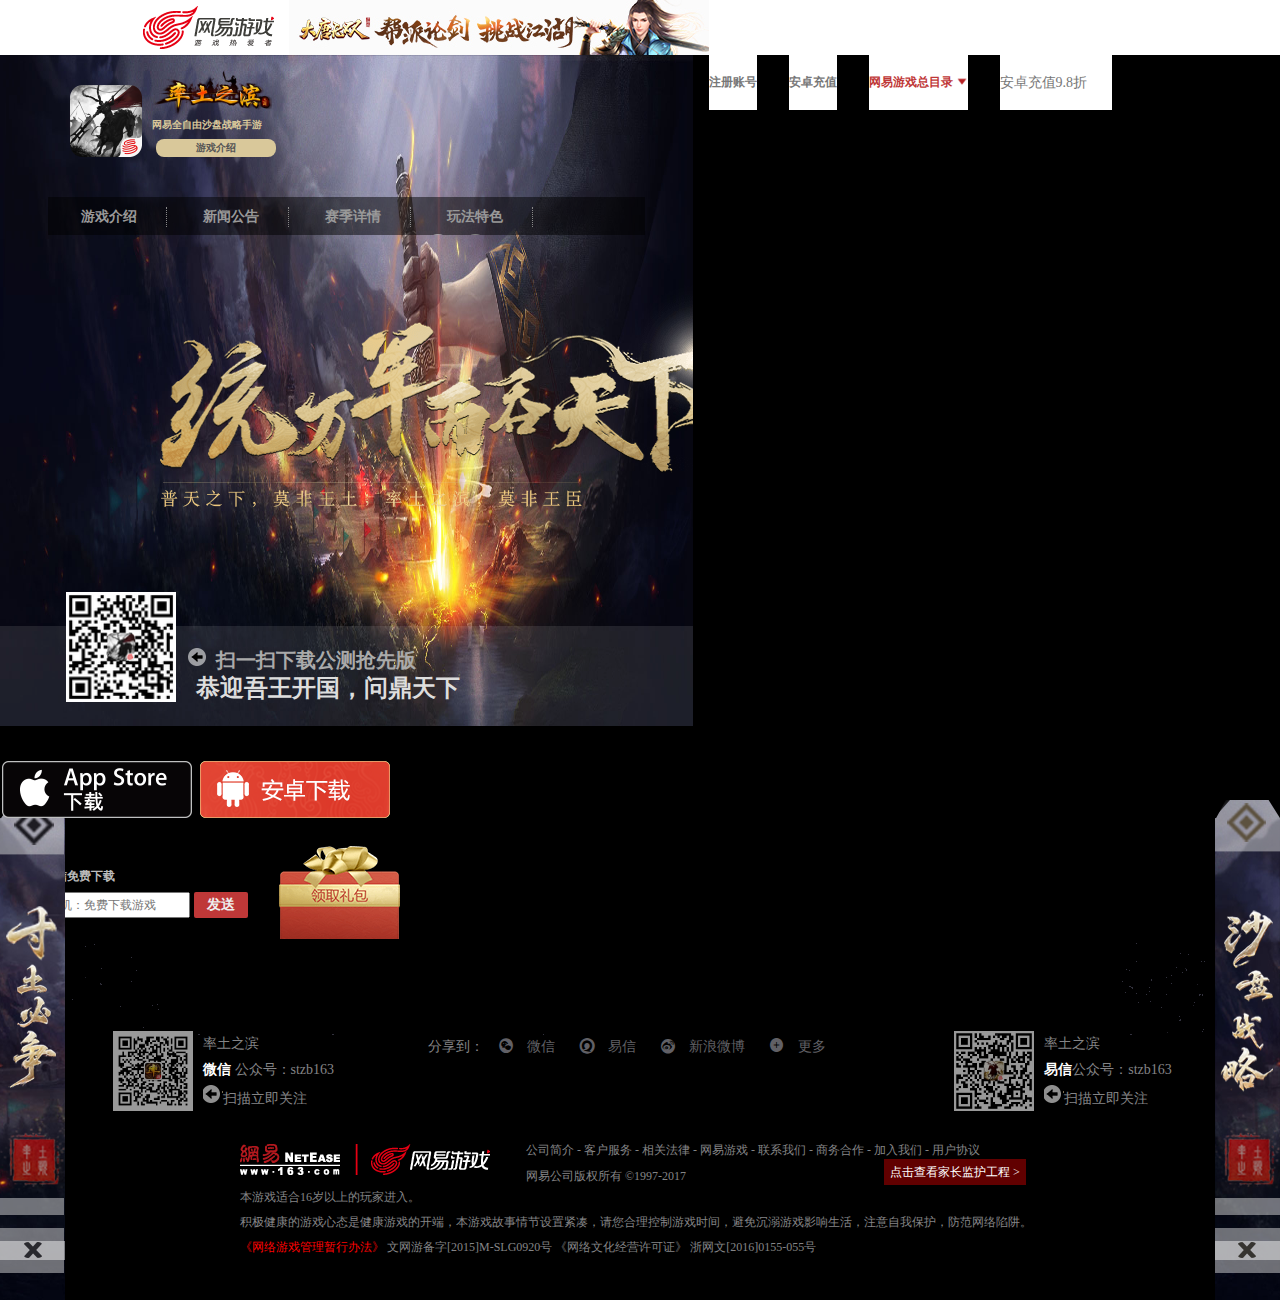
<file: index.html>
<!doctype html>
<html lang="en">
<head>
    <meta charset="UTF-8">
    <!--<meta http-equiv="refresh" content="2">-->
    <title>Answer</title>
    <link rel="stylesheet" href="./bootstrap/css/bootstrap.min.css"/>
    <link rel="stylesheet" href="css/xiongBase.css">
    <link rel="stylesheet" href="css/gou.css">
    <link rel="stylesheet" href="css/chen.css">
    <link rel="stylesheet" href="./css/font-css/iconfont.css"/>

    <link rel="stylesheet" href="css/text.css">
    <link rel="stylesheet" href="css/dong.css">
    <link rel="stylesheet" href="css/iconfont.css">
    <script type="text/javascript" src="./bootstrap/js/jquery.min.js"></script>
    <script type="text/javascript" src="./bootstrap/js/bootstrap.js"></script>
    <script src="./bootstrap/js/top.js"></script>
    <script src="js/123.js"></script>
</head>
<!--模块隐藏样式-->
<style>
    .g-main, .stfy, .world, .recourse, .spec {
        display: none;
    }
</style>
<body>
<!--顶部边栏-->
<div class="top">
    <div class="top-main">
        <a href="javascript:;"><img src="img/logo.png" id="logo"></a>
        <img src="img/topsamll.jpg">

        <div class="top-ul">
            <ul>
                <a href="javascript:;">
                    <li>注册账号</li>
                </a>
                <a href="javascript:;">
                    <li>安卓充值</li>
                </a>
                <a href="javascript:;">
                    <li style="color:#bf3838">网易游戏总目录
                        <img src="img/span.png" id="topmenu">
                    </li>
                </a>
                <a href="javascript:;">
                    <li class="last">
                        <p>安卓充值9.8折</p>

                        <p>领取网易严选宝箱</p>

                        <p>安卓充值9.8折</p>
                    </li>
                </a>
            </ul>
        </div>
        <div class="top-bottom"></div>
        <div class="logobig"></div>
    </div>
</div>
<script>
    var topturn = setInterval(function () {
        var topscroll = $(".top-ul li.last").scrollTop();
        topscroll = (topscroll == 110) ? 0 : topscroll;
        $(".top-ul li.last").scrollTop(topscroll);
        $(".top-ul li.last").animate({scrollTop: topscroll + 55}, 500);
    }, 4000)

    //鼠标移入top出现卷轴
    $(".top-main>img").mouseenter(function () {
        $(".juan").fadeIn(400);
        $(".juanmain").stop().animate({width: "1208px"}, 1000);
        $(".juan img").eq(con).fadeIn(500);
        $(".juan .arrow").stop().fadeIn(1000);
    });

    //点击卷抽消失效果
    $("body").click(function () {
        $(".juanmain img").stop().fadeOut(500);
        $(".juan .arrow").stop().fadeOut(1000);
        $(".juanmain").stop().animate({width: "42px"}, 1000, function () {
            $(".juan").fadeOut(400);
        });
    })

</script>
<!--页面头部-->
<div class="head">
    <img src="img/images/hd_bg_0bab30f.jpg" class="headimg">
    <img src="img/images/hd_txt_2_1a19e83.png" class="headlogo">
    <span class="head-ex"></span>
    <!--<object data="Recourse/stzb_bg.swf" type="application/x-shockwave-flash" width="100%" height="671"></object>-->
    <div class="head-top clearfix">
        <div class="headtop-left">
            <div class="first">
                <img src="img/images/1538fe3b17a74c84bcf308530199a4ef.gif">
            </div>
            <div class="second">
                <img src="img/images/booklogo_9dd4569.png" width="120">

                <p>网易全自由沙盘战略手游</p>
                <input type="button" value="游戏介绍" class="head-game"/>
                <!--苟文秀添加-->
                <div class="introduce">
                    <p style="font-size:13px">
                        《率土之滨》是一款全自由实时沙盘战略手游。这个世界由225万格不同产出的土地构成，
                        骑兵行军一周需要4天4夜。这个世界中，每一寸土地都可争夺，玩家们置身其间，发展内政，
                        招募将领，结交盟友，从零开始打造势力范围。领土资源有限，争夺无处不在。利益决定战略，
                        玩家们场上激烈对抗，场外合纵连横。是乱世永恒，还是天下一统？这是一场人与人创造的乱世风
                        云史！
                    </p>
                    <span class="introduce-jiao"></span>
                </div>
                <!--苟文秀添加-->
            </div>
            <div class="headtop-nav">
                <ul class="headtop-nav-ul">
                    <a href="jump1/introduce.html">
                        <li>
                            <span class=" head-icon "></span>
                            游戏介绍
                        </li>
                    </a>
                    <a href="javascript:;">
                        <li>
                            <span class="head-icon"></span>
                            新闻公告
                        </li>
                    </a>
                    <a href="jump2/stzb.163.com/index1.html" target=_blank>
                        <li>
                            <span class="head-icon"></span>
                            赛季详情
                        </li>
                    </a>
                    <a href="javascript:;">
                        <li>
                            <span class="head-icon"></span>
                            玩法特色
                        </li>
                    </a>
                    <a href="javascript:;">
                        <li>
                            <span class="head-icon"></span>
                            游戏资料
                        </li>
                    </a>
                    <a href="javascript:;">
                        <li>
                            <span class="head-icon"></span>
                            官方论坛
                        </li>
                    </a>
                    <a href="javascript:;">
                        <li class="guanzhu" style="border-right:0px none;width: 210px;">
                            <span style="float:left" class="guanzhu-span">关注公众号赢大奖</span>
                            <span class="first"></span>
                            <span class="second"></span>
                        </li>
                    </a>
                </ul>
            </div>
            <span class="g-weixin reveal">
                <img src="img/wx.png" alt=""/>
            </span>
            <span class="g-yixin reveal">
                <img src="img/yx.png" alt=""/>
            </span>
        </div>
    </div>
    <div class="head-bottom">
        <div class="headbottom-left">
            <a href="javascript:;"><img src="img/图像%204.png"></a>
            <span></span>

            <p>扫一扫下载公测抢先版</p>
            <h4>恭迎吾王开国，问鼎天下</h4>
        </div>
        <div class="headbottom-middle">
            <a href="javascript:;"><span class="iphonedown"></span></a>
            <a href="javascript:;"><span class="anroiddown"></span></a>
        </div>
        <div class="headbottom-right">
            <div class="search">
                <span></span>
                <em>短信免费下载</em><br/>
                <input type="text" class="sea" placeholder="输入手机：免费下载游戏">
                <input type="button" class="btn" value="发送">
            </div>
            <span class="gift"></span>
        </div>
    </div>
    <!--中间转盘-->
    <div class="turn"></div>
    <div class="sanjiao"></div>
    <!--卷轴-->
    <div class="juan">
        <div class="juanmain">
            <img src="img/nav1.png" class="juanimg01">
            <img src="img/nav4.png" class="juanimg02">
            <img src="img/nav3.png" class="juanimg03">
        </div>
        <div class="juanright"></div>
        <div class="arrow">
            <span class="leftarrow">
                <a href="javascript:;"><img src="img/leftarrow.png"></a>
            </span>
            <span class="rightarrow">
                <a href="javascript:;"><img src="img/rightarrow.png"></a>
            </span>
        </div>
    </div>
</div>
<script>
    //iphone图标悬停效果
    $(".headbottom-middle a:first").mouseenter(function () {
        $(this).find("span").css({backgroundPosition: "-1227px -424px"});
    }).mouseleave(function () {
        $(this).find("span").css({backgroundPosition: "-1454px -344px"});
    });

    //anroid图标悬停效果
    $(".headbottom-middle a:last").mouseenter(function () {
        $(this).find("span").css({backgroundPosition: "-1035px -424px"});
    }).mouseleave(function () {
        $(this).find("span").css({backgroundPosition: "-843px -424px"});
    });

    //gift图标悬停效果
    $(".headbottom-right .gift").mouseenter(function () {
        $(this).animate({top: "-8px", height: "102px"}, 500);
    }).mouseleave(function () {
        $(this).animate({top: "0px", height: "94px"}, 500);
    })


    //卷轴轮播效果
    var con = 0;
    $(".leftarrow").click(function (e) {
        con--;
        con = con < 0 ? 2 : con;
        console.log(con);
        $(".juanmain img").eq(con).fadeIn(500).siblings().fadeOut(500);
        e.stopPropagation();
    })

    $(".rightarrow").click(function (e) {
        con++;
        con = con > 2 ? 0 : con;
        console.log(con);
        $(".juanmain img").eq(con).fadeIn(500).siblings().fadeOut(500);
        e.stopPropagation();
    })

    //中心转盘效果
    var intime = 0;
    var Ti = setInterval(function () {
        intime = (intime + 5) % 360;
        $(".turn").css({transform: "rotate(" + intime + "deg)"});
    }, 40)
    $(".turn").mouseenter(function () {
        clearInterval(Ti);
    }).mouseleave(function () {
        Ti = setInterval(function () {
            intime = (intime + 5) % 360;
            $(".turn").css({transform: "rotate(" + intime + "deg)"});
        }, 40)
    })
</script>
<!--主题部分-->
<div class="bg">
    <!--主题内容-->
    <!--苟文秀制造-->
    <div class="g-main">
        <div class="g-main-left fl ">
            <ul class="fl g-pic">
                <li><a href="javascript:;"><img src="img/main-1.jpg" alt=""/></a></li>
                <li><a href="javascript:;"><img src="img/main-2.jpg" alt=""/></a></li>
                <li><a href="javascript:;"><img src="img/main-3.jpg" alt=""/></a></li>
                <li><a href="javascript:;"><img src="img/main-4.jpg" alt=""/></a></li>
            </ul>
            <ul class="g-littleNav fl">
                <li style="color:#D8BD7B">◆</li>
                <li>◆</li>
                <li>◆</li>
                <li>◆</li>
            </ul>
        </div>
        <div class="g-main-center fl">
            <ul class="g-main-nav">
                <li><a href="javascript:;" class="colorwhite">最新</a></li>
                <li><a href="javascript:;">新闻</a></li>
                <li><a href="javascript:;">公告</a></li>
                <li><a href="javascript:;">攻略</a></li>
                <li><a href="javascript:;">战报</a></li>
            </ul>
            <a href="javascript:;" class="g-last">+</a>

            <div class="g-main-data">
                <div class="g-main-inner">
                    <ul>
                        <li><a href="javascrip:;"><span>【新闻】</span>本军战至最后一人 《率土之滨》玩家故事站明日上线 <span
                                class="g-item">06-15</span></a></li>
                        <li><a href="javascrip:;"><span>【公告】</span>《率土之滨》6月14日例行更新预告 <span
                                class="g-item">06-13</span></a></li>
                        <li><a href="javascrip:;"><span>【公告】</span>《率土之滨》6月27日S2100新赛季服务器开启预告 <span
                                class="g-item">06-13</span></a></li>
                        <li><a href="javascrip:;"><span>【公告】</span>《率土之滨》6月7日例行更新预告 <span
                                class="g-item">06-06</span></a></li>
                        <li><a href="javascrip:;"><span>【三石精选】</span>将复杂的人生用一张纸打包 <span class="g-item">05-17</span></a>
                        </li>
                    </ul>
                    <ul>
                        <li><a href="javascrip:;"><span>【新闻】</span>本军战至最后一人 《率土之滨》玩家故事站明日上线 <span
                                class="g-item">06-15</span></a></li>
                        <li><a href="javascrip:;"><span>【新闻】</span>宁输天下不负君，《率土之滨》战争不止是“赢” <span
                                class="g-item">06-04</span></a></li>
                        <li><a href="javascrip:;"><span>【新闻】</span>我的战争,不止是赢 《率土之滨》玩家站上线 <span
                                class="g-item">06-01</span></a></li>
                        <li><a href="javascrip:;"><span>【新闻】</span>旌旗在望,鼓角相闻 《率土之滨》兄弟并肩行 <span
                                class="g-item">05-31</span></a></li>
                        <li><a href="javascrip:;"><span>【新闻】</span>固城邦图天下 《率土之滨》沙盘战略2.0开启SLG新纪元 <span class="g-item">05-25</span></a>
                        </li>
                    </ul>
                    <ul>
                        <li><a href="javascrip:;"><span>【公告】</span>《率土之滨》6月14日例行更新预告 <span
                                class="g-item">06-13</span></a></li>
                        <li><a href="javascrip:;"><span>【公告】</span>《率土之滨》6月27日S2100新赛季服务器开启预告 <span
                                class="g-item">06-13</span></a></li>
                        <li><a href="javascrip:;"><span>【公告】</span>《率土之滨》6月7日例行更新预告 <span
                                class="g-item">06-06</span></a></li>
                        <li><a href="javascrip:;"><span>【公告】</span>《率土之滨》6月20日S298新赛季服务器开启预告 <span
                                class="g-item">06-06</span></a></li>
                        <li><a href="javascrip:;"><span>【公告】</span>《率土之滨》5月31日例行更新预告 <span
                                class="g-item">05-27</span></a></li>
                    </ul>
                    <ul>
                        <li><a href="javascrip:;"><span>【战法】</span>明辨战法描述，率土术语全解析！ <span class="g-item">06-12</span></a>
                        </li>
                        <li><a href="javascrip:;"><span>【武将】</span>强力战法、稳定先手，S1五星汉骑评测 <span class="g-item">06-09</span></a>
                        </li>
                        <li><a href="javascrip:;"><span>【战法】</span>【楚歌四起】全解析，教你提高输出率！ <span class="g-item">06-08</span></a>
                        </li>
                        <li><a href="javascrip:;"><span>【战法】</span>增防减伤保输出，新版【鱼鳞】用法解读 <span class="g-item">06-07</span></a>
                        </li>
                        <li><a href="javascrip:;"><span>【战法】</span>巧用战法与搭配，群吕如何扬长避短？ <span
                                class="g-item">06-05</span></a></li>
                    </ul>
                    <ul>
                        <li><a href="javascrip:;"><span>【战报】</span> 【野心】《在这个年纪，比起梦想我更愿意取悦野心》故事 <span class="g-item">06-14</span></a>
                        </li>
                        <li><a href="javascrip:;"><span>【战报】</span> 【血性】身后即是故土,吾辈无路可退,本军战至最后一兵一卒!” <span class="g-item">06-14</span></a>
                        </li>
                        <li><a href="javascrip:;"><span>【战报】</span> 【同盟】607支军队驻守一格，生死相契，金石不渝 <span
                                class="g-item">06-14</span></a></li>
                        <li><a href="javascrip:;"><span>【战报】</span> 【死战】最难过的不是死战，而是没有战死 <span
                                class="g-item">06-14</span></a></li>
                        <li><a href="javascrip:;"><span>【战报】</span> 【共死】《2000格，3个中转，一日一夜，我来救你》 <span class="g-item">06-14</span></a>
                        </li>
                    </ul>
                </div>
            </div>
        </div>
        <div class="g-main-right fl">
            <a href="javascript:;" class="g-main-top">
                <i></i>
                大数据
            </a>
            <a href="javascript:;" class="g-main-bottom">
                <i></i>
                最新活动
            </a>
        </div>
    </div>
    <script>
        $(function () {
            //轮播图
            $(".g-littleNav li").click(function () {
                $(".g-main-left .g-pic").stop().animate({left: -580 * $(this).index()}, 200);
                $(this).css("color", "#D8BD7B").siblings().css("color", "#fff");
            })

            $(".g-pic li").click(function () {
                var piccon = ($(this).index() + 1) > 3 ? 0 : ($(this).index() + 1);
                $(".g-main-left .g-pic").stop().animate({left: -580 * piccon}, 200);
                $(".g-littleNav li").eq(piccon).css("color", "#D8BD7B").siblings().css("color", "#fff");
            })

            //中间部分
            $(".g-main-nav li").on("click", function () {
                //字体变色
                $(this).find("a").css({color: "#fff", borderBottom: "1px solid #ffffff"})
                $(this).siblings().find("a").css({
                    color: "#98989a",
                    borderBottom: 0
                });

                //上下联动
                $(".g-main-inner").stop().animate({left: -$(this).index() * 370}, 200)

            });


            //右边部分
            $(function () {
                $(".g-main-right a").on("mouseenter", function () {
                    $(this).stop().animate({top: -20}, 500);
                    $(this).children("i").stop().animate({top: -60, opacity: 0}, 300)
                });
                $(".g-main-right a").on("mouseout", function () {
                    $(this).stop().animate({top: 0}, 500);
                    $(this).children("i").stop().animate({top: 24, opacity: 1}, 300)
                });

                $(".g-main-right i").on("mouseenter", function () {
                    $(this).parent().stop().animate({top: -20}, 500);
                    $(this).stop().animate({top: -60, opacity: 0}, 300)
                });
                $(".g-main-right i").on("mouseout", function () {
                    $(this).parent().stop().animate({top: 0}, 500);
                    $(this).stop().animate({top: 24, opacity: 1}, 300)
                });
            })
        })
    </script>
    <!--率土风云模块-->
    <div class="stfy">
        <div class="bx">
            <!--风云模块-->
            <div class="fy fengyun">
                <h3 class="fytitle">
                    <span class="st">率土风云</span>
                </h3>

                <div class="tu">
                    <img src="images/0152a826-7c8d-4b41-b884-f1fe509dfe7e.jpg" width=251 height=141 alt="">
                    <img src="images/6933d6a5-024c-43f4-a3ef-d8de927cad59.jpg" width=251 height=141
                         style="position:relative;left:15px">
                </div>
                <ul class="list">
                    <li>
                        <a href="javascript:;">
                            《率土风云》第八十三期：天下三分，龙争虎斗，山雨欲来战满州
                            <span class="date">06-14</span>
                        </a>
                    </li>
                    <li>
                        <a href="javascript:;">
                            《率土风云》第八十二期：攻幽进并势如破竹，入驻凉州天下归心！
                            <span class="date">06-07</span>
                        </a>
                    </li>
                    <li>
                        <a href="javascript:;">
                            《率土风云》第八十一期：400区血雨腥风，群雄并起谁主沉浮？
                            <span class="date">06-01</span>
                        </a>
                    </li>
                    <li>
                        <a href="javascript:;">
                            《率土风云》第八十期：东西势力角逐司隶，幽州战场风云再起！
                            <span class="date">05-24</span>
                        </a>
                    </li>

                </ul>
                <a href="javascript:;" class="abtn">+</a>
            </div>
            <!--战报模块-->
            <div class="fy zhanbao">
                <h3 class="fytitle">
                    <span class="st">天下战报</span>
                </h3>

                <div class="tu">
                    <div class="tu3">
                        <img src="images/69e1c31c-0474-441a-b076-d7add3438f82.jpg" width=200 height=141 alt="">
                        <a href="javascript:;" class="tu4"></a>
                    </div>
                </div>
                <ul class="list">
                    <li>
                        <a href="javascript:;">
                            【野心】《在这个年纪，比起梦想我更愿意取悦野心》故事
                            <span class="date">06-14</span>
                        </a>
                    </li>
                    <li>
                        <a href="javascript:;">
                            【血性】身后即是故土,吾辈无路可退,本军战至最后一兵一卒!”
                            <span class="date">06-14</span>
                        </a>
                    </li>
                    <li>
                        <a href="javascript:;">
                            【同盟】607支军队驻守一格，生死相契，金石不渝
                            <span class="date">06-14</span>
                        </a>
                    </li>
                    <li>
                        <a href="javascript:;">
                            【死战】最难过的不是死战，而是没有战死
                            <span class="date">06-14</span>
                        </a>
                    </li>

                </ul>
                <a href="javascript:;" class="abtn">+</a>
            </div>
            <!--新手指引模块-->
            <div class="newplayer">
                <div class="zong">
                    <div class="guide guide2">
                        ◆ 新手指引 ◆
                        <span>轻松5步 快速上手游戏</span>
                    </div>
                </div>

                <a href="javascript:;">
                    <i>1</i>
                    新手必知
                </a>
                <a href="javascript:;">
                    <i>2</i>
                    战法初解
                </a>
                <a href="javascript:;">
                    <i>3</i>
                    玩家势力
                </a>
                <a href="javascript:;">
                    <i>4</i>
                    地图玩法
                </a>
                <a href="javascript:;">
                    <i>5</i>
                    武将介绍
                </a>
            </div>
        </div>
    </div>
    <script>
        $(function () {
            $(".newplayer a").on("mouseenter", function () {
                $(this).find("i").addClass("imgrotateY")
            });
            $(".newplayer a").on("mouseleave", function () {
                $(this).find("i").removeClass("imgrotateY")
            })

            $(".zong").on("mouseleave", function () {
                // $(".zong .guide1").stop().animate({"opacity": 0}, 1000, function () {
                //     $(".zong .guide2").stop().animate({"opacity": 1},1000);
                // });
                $(".zong .guide1").stop().fadeOut(1000);
                $(".zong .guide2").stop().fadeIn(1000);
            });
        });
    </script>
    <!--征战天下 开始-->
    <div class="world w0">
        <h3>征战天下</h3>
        <span class="little-span"></span>
        <div class="world-line"></div>

        <div class="world-content" id="world-content">
            <div class="ulAll">
                <ul class="world-ul01">
                    <li>
                        <a href="javascript:;">
                            <img src="images/004.jpg" alt="">
                            <h4>妇愁者同盟吹响征服号角</h4>
                            <p>全新征服赛季即将在X001、X002大区率先开启，来自23区永恒同盟的玩家早已对新赛季望眼欲穿，更是以“妇愁者”自诩，以期在全新的征服赛季中一展宏图。</p>
                        </a>
                    </li>
                    <li>
                        <a href="javascript:;">
                            <img src="images/005.jpg" alt="">
                            <h4>洛阳究竟惹了谁</h4>
                            <p>前有玩家扬言洛阳算什么，要建九九八十一城碾压洛阳；后有玩家宣称三个好基友合力建了一个比洛阳更为宏大的建筑。洛阳究竟惹了谁？种田党竟使出洪荒之力。</p>
                        </a>
                    </li>
                    <li>
                        <a href="javascript:;">
                            <img src="images/006.jpg" alt="">
                            <h4>S305战盟战备视频热血来袭</h4>
                            <p>为了纪念日夜陪伴在身边的兄弟以及帮忙周转的盟友，感谢盟友的帮助，感谢兄弟们的坚持。在这里我们找到了很多朋友，战无止境，战，同战！</p>
                        </a>
                    </li>
                    <li class="world-04">
                        <a href="javascript:;">
                            <img src="images/007.jpg" alt="">
                            <h5>征集令</h5>
                            <p>率土周年庆，玩家故事征集</p>
                            <div class="callname"></div>
                        </a>
                    </li>
                </ul>
                <ul class="world-ul01">
                    <li>
                        <a href="javascript:;">
                            <img src="images/001.jpg" alt="">
                            <h4>妇愁者同盟吹响征服号角</h4>
                            <p>全新征服赛季即将在X001、X002大区率先开启，来自23区永恒同盟的玩家早已对新赛季望眼欲穿，更是以“妇愁者”自诩，以期在全新的征服赛季中一展宏图。</p>
                        </a>
                    </li>
                    <li>
                        <a href="javascript:;">
                            <img src="images/002.jpg" alt="">
                            <h4>洛阳究竟惹了谁</h4>
                            <p>前有玩家扬言洛阳算什么，要建九九八十一城碾压洛阳；后有玩家宣称三个好基友合力建了一个比洛阳更为宏大的建筑。洛阳究竟惹了谁？种田党竟使出洪荒之力。</p>
                        </a>
                    </li>
                    <li>
                        <a href="javascript:;">
                            <img src="images/003.jpg" alt="">
                            <h4>S305战盟战备视频热血来袭</h4>
                            <p>为了纪念日夜陪伴在身边的兄弟以及帮忙周转的盟友，感谢盟友的帮助，感谢兄弟们的坚持。在这里我们找到了很多朋友，战无止境，战，同战！</p>
                        </a>
                    </li>
                    <li class="world-04">
                        <a href="javascript:;">
                            <img src="images/007.jpg" alt="">
                            <h5>征集令</h5>
                            <p>率土周年庆，玩家故事征集</p>
                            <div class="callname"></div>
                        </a>
                    </li>
                </ul>
                <ul class="world-ul01">
                    <li>
                        <a href="javascript:;">
                            <img src="images/008.jpg" alt="">
                            <h4>妇愁者同盟吹响征服号角</h4>
                            <p>全新征服赛季即将在X001、X002大区率先开启，来自23区永恒同盟的玩家早已对新赛季望眼欲穿，更是以“妇愁者”自诩，以期在全新的征服赛季中一展宏图。</p>
                        </a>
                    </li>
                    <li>
                        <a href="javascript:;">
                            <img src="images/009.jpg" alt="">
                            <h4>洛阳究竟惹了谁</h4>
                            <p>前有玩家扬言洛阳算什么，要建九九八十一城碾压洛阳；后有玩家宣称三个好基友合力建了一个比洛阳更为宏大的建筑。洛阳究竟惹了谁？种田党竟使出洪荒之力。</p>
                        </a>
                    </li>
                    <li>
                        <a href="javascript:;">
                            <img src="images/001.jpg" alt="">
                            <h4>S305战盟战备视频热血来袭</h4>
                            <p>为了纪念日夜陪伴在身边的兄弟以及帮忙周转的盟友，感谢盟友的帮助，感谢兄弟们的坚持。在这里我们找到了很多朋友，战无止境，战，同战！</p>
                        </a>
                    </li>
                    <li class="world-04">
                        <a href="javascript:;">
                            <img src="images/007.jpg" alt="">
                            <h5>征集令</h5>
                            <p>率土周年庆，玩家故事征集</p>
                            <div class="callname"></div>
                        </a>
                    </li>
                </ul>
                <ul class="world-ul01">
                    <li>
                        <a href="javascript:;">
                            <img src="images/004.jpg" alt="">
                            <h4>妇愁者同盟吹响征服号角</h4>
                            <p>全新征服赛季即将在X001、X002大区率先开启，来自23区永恒同盟的玩家早已对新赛季望眼欲穿，更是以“妇愁者”自诩，以期在全新的征服赛季中一展宏图。</p>
                        </a>
                    </li>
                    <li>
                        <a href="javascript:;">
                            <img src="images/005.jpg" alt="">
                            <h4>洛阳究竟惹了谁</h4>
                            <p>前有玩家扬言洛阳算什么，要建九九八十一城碾压洛阳；后有玩家宣称三个好基友合力建了一个比洛阳更为宏大的建筑。洛阳究竟惹了谁？种田党竟使出洪荒之力。</p>
                        </a>
                    </li>
                    <li>
                        <a href="javascript:;">
                            <img src="images/006.jpg" alt="">
                            <h4>S305战盟战备视频热血来袭</h4>
                            <p>为了纪念日夜陪伴在身边的兄弟以及帮忙周转的盟友，感谢盟友的帮助，感谢兄弟们的坚持。在这里我们找到了很多朋友，战无止境，战，同战！</p>
                        </a>
                    </li>
                    <li class="world-04">
                        <a href="javascript:;">
                            <img src="images/007.jpg" alt="">
                            <h5>征集令</h5>
                            <p>率土周年庆，玩家故事征集</p>
                            <div class="callname"></div>
                        </a>
                    </li>
                </ul>
            </div>

            <!--放一个假按钮-->
            <span class="worldSpan" id="worldSpan"></span>
        </div>

        <ul class="world-ul02">
            <li class="current"></li>
            <li></li>
            <li></li>
        </ul>

    </div>
    <script>
        //征战天下
        $(".world-ul01 li").mouseenter(function () {
            $(this).stop().animate({top: -10})
                    .css("backgroundColor", "#E8E8EA");
        }).mouseleave(function () {
            $(this).stop().animate({top: 0})
                    .css("backgroundColor", "#3A3E45");
        })

        $(".world-ul02 li").click(function () {
            var ind = $(this).index();
            var len = $(".world-ul01").width();
            $(this).addClass("current").siblings().removeClass("current");
            $(".ulAll").stop().animate({left: -len * ind});
            imga = $(this).index;
        })
        //假按钮点击事件
        var imga = 0;
        $(".worldSpan").click(function () {
            var wid = $(".world-ul01").width();//一个UL的宽度
            if (imga == 3) {
                $(".ulAll").css("left", "0");
                imga = 0;
            }
            $(".world-ul02 li").eq(imga).removeClass("current");

            imga++;
            $(".ulAll").stop().animate({left: -wid * imga})

            if (imga == 3) {
                $(".world-ul02 li").eq(0).addClass("current");
            } else {
                $(".world-ul02 li").eq(imga).addClass("current");
            }
        })
    </script>
    <!--游戏资料-->
    <div class="recourse">
        <h3>游戏资料</h3>

        <div class="recourse-main">
            <ul>
                <li>
                    <a href="javascript:;">
                        <div class="fork">
                            <img src="img/datum_01.jpg">
                            <img src="img/datum_01_h.jpg" class="real">
                            <span class="respan01"></span>
                        </div>
                        <div class="retext">
                            <h3><i>最新推荐</i></h3>

                            <div class="retextul">
                                <ul>
                                    <li>
                                        <a href="javascript:;">
                                            <em>【战法】</em>
                                            <h4>【楚歌四起】全解析，教你提高输出率！</h4>
                                            <i>06-08</i>
                                        </a>
                                    </li>
                                    <li>
                                        <a href="javascript:;">
                                            <em>【战法】</em>
                                            <h4>增防减伤保输出，新版【鱼鳞】用法解读</h4>
                                            <i>06-07</i>
                                        </a>
                                    </li>
                                    <li>
                                        <a href="javascript:;">
                                            <em>【战法】</em>
                                            <h4>巧用战法与搭配，群吕如何扬长避短？</h4>
                                            <i>06-05</i>
                                        </a>
                                    </li>
                                    <li>
                                        <a href="javascript:;">
                                            <em>【战法】</em>
                                            <h4>强力菜刀、法系核心，魏骑武将深度评析</h4>
                                            <i>06-02</i>
                                        </a>
                                    </li>
                                    <li>
                                        <a href="javascript:;">
                                            <em>【战法】</em>
                                            <h4>跳出阵营思维，混搭贾诩有奇效</h4>
                                            <i>06-01</i>
                                        </a>
                                    </li>
                                </ul>
                            </div>
                            <div class="retextimg">
                                <img src="img/re01.png" class="first">
                                <img src="img/re02.png" class="second">
                            </div>
                        </div>
                    </a>
                </li>
                <li>
                    <a href="javascript:;">
                        <div class="fork">
                            <img src="img/datum_02.jpg">
                            <img src="img/datum_02_h.jpg" class="real">
                            <span class="respan02"></span>
                        </div>
                        <div class="retext">
                            <h3><i>武将心得</i></h3>

                            <div class="retextul">
                                <ul>
                                    <a href="javascript:;">
                                        <li>
                                            <em>【武将】</em>
                                            <h4>强力战法、稳定先手，S1五星汉骑评测</h4>
                                            <i>06-09</i>
                                        </li>
                                    </a>
                                    <a href="javascript:;">
                                        <li>
                                            <em>【武将】</em>
                                            <h4>强力菜刀、法系核心，魏骑武将深度评析</h4>
                                            <i>06-02</i>
                                        </li>
                                    </a>
                                    <a href="javascript:;">
                                        <li>
                                            <em>【武将】</em>
                                            <h4>黑科技再登场？肉步搭配新思路！</h4>
                                            <i>06-01</i>
                                        </li>
                                    </a>
                                    <a href="javascript:;">
                                        <li>
                                            <em>【武将】</em>
                                            <h4>S1五星武将评测，群步属性分析与搭配</h4>
                                            <i>05-25</i>
                                        </li>
                                    </a>
                                    <a href="javascript:;">
                                        <li>
                                            <em>【武将】</em>
                                            <h4>强力拆迁队登场，S1五星吴步评测</h4>
                                            <i>05-27</i>
                                        </li>
                                    </a>
                                </ul>
                            </div>
                            <div class="retextimg">
                                <img src="img/re03.png" class="first">
                                <img src="img/re04.png" class="second">
                            </div>
                        </div>
                    </a>
                </li>
                <li>
                    <a href="javascript:;">
                        <div class="fork">
                            <img src="img/datum_03.jpg">
                            <img src="img/datum_03_h.jpg" class="real">
                            <span class="respan03"></span>
                        </div>
                        <div class="retext">
                            <h3><i>战法详解</i></h3>

                            <div class="retextul">
                                <ul>
                                    <a href="javascript:;">
                                        <li>
                                            <em>【战法】</em>
                                            <h4>【楚歌四起】全解析，教你提高输出率！</h4>
                                            <i>06-08</i>
                                        </li>
                                    </a>
                                    <a href="javascript:;">
                                        <li>
                                            <em>【战法】</em>
                                            <h4>增防减伤保输出，新版【鱼鳞】用法解读</h4>
                                            <i>06-07</i>
                                        </li>
                                    </a>
                                    <a href="javascript:;">
                                        <li>
                                            <em>【战法】</em>
                                            <h4>巧用战法与搭配，群吕如何扬长避短？</h4>
                                            <i>06-05</i>
                                        </li>
                                    </a>
                                    <a href="javascript:;">
                                        <li>
                                            <em>【战法】</em>
                                            <h4>强力菜刀、法系核心，魏骑武将深度评析</h4>
                                            <i>06-02</i>
                                        </li>
                                    </a>
                                    <a href="javascript:;">
                                        <li>
                                            <em>【战法】</em>
                                            <h4>跳出阵营思维，混搭贾诩有奇效</h4>
                                            <i>06-01</i>
                                        </li>
                                    </a>
                                </ul>
                            </div>
                            <div class="retextimg">
                                <img src="img/re05.png" class="first">
                                <img src="img/re06.png" class="second">
                            </div>
                        </div>
                    </a>
                </li>
                <li>
                    <a href="javascript:;">
                        <div class="fork">
                            <img src="img/datum_04.jpg">
                            <img src="img/datum_04_h.jpg" class="real">
                            <span class="respan04"></span>
                        </div>
                        <div class="retext">
                            <h3><i>打野技巧</i></h3>

                            <div class="retextul">
                                <ul>
                                    <a href="javascript:;">
                                        <li>
                                            <em>【战法】</em>
                                            <h4>【楚歌四起】全解析，教你提高输出率！</h4>
                                            <i>06-08</i>
                                        </li>
                                    </a>
                                    <a href="javascript:;">
                                        <li>
                                            <em>【战法】</em>
                                            <h4>增防减伤保输出，新版【鱼鳞】用法解读</h4>
                                            <i>06-07</i>
                                        </li>
                                    </a>
                                    <a href="javascript:;">
                                        <li>
                                            <em>【战法】</em>
                                            <h4>巧用战法与搭配，群吕如何扬长避短？</h4>
                                            <i>06-05</i>
                                        </li>
                                    </a>
                                    <a href="javascript:;">
                                        <li>
                                            <em>【战法】</em>
                                            <h4>强力菜刀、法系核心，魏骑武将深度评析</h4>
                                            <i>06-02</i>
                                        </li>
                                    </a>
                                    <a href="javascript:;">
                                        <li>
                                            <em>【战法】</em>
                                            <h4>跳出阵营思维，混搭贾诩有奇效</h4>
                                            <i>06-01</i>
                                        </li>
                                    </a>
                                </ul>
                            </div>
                            <div class="retextimg">
                                <img src="img/re07.png" class="first">
                                <img src="img/re08.png" class="second">
                            </div>
                        </div>
                    </a>
                </li>
                <li>
                    <a href="javascript:;">
                        <div class="fork">
                            <img src="img/datum_05.jpg">
                            <img src="img/datum_05_h.jpg" class="real">
                            <span class="respan05"></span>
                        </div>
                        <div class="retext">
                            <h3><i>攻城略地</i></h3>

                            <div class="retextul">
                                <ul>
                                    <a href="javascript:;">
                                        <li>
                                            <em>【战法】</em>
                                            <h4>【楚歌四起】全解析，教你提高输出率！</h4>
                                            <i>06-08</i>
                                        </li>
                                    </a>
                                    <a href="javascript:;">
                                        <li>
                                            <em>【战法】</em>
                                            <h4>增防减伤保输出，新版【鱼鳞】用法解读</h4>
                                            <i>06-07</i>
                                        </li>
                                    </a>
                                    <a href="javascript:;">
                                        <li>
                                            <em>【战法】</em>
                                            <h4>巧用战法与搭配，群吕如何扬长避短？</h4>
                                            <i>06-05</i>
                                        </li>
                                    </a>
                                    <a href="javascript:;">
                                        <li>
                                            <em>【战法】</em>
                                            <h4>强力菜刀、法系核心，魏骑武将深度评析</h4>
                                            <i>06-02</i>
                                        </li>
                                    </a>
                                    <a href="javascript:;">
                                        <li>
                                            <em>【战法】</em>
                                            <h4>跳出阵营思维，混搭贾诩有奇效</h4>
                                            <i>06-01</i>
                                        </li>
                                    </a>
                                </ul>
                            </div>
                            <div class="retextimg">
                                <img src="img/re09.png" class="first">
                                <img src="img/re10.png" class="second">
                            </div>
                        </div>
                    </a>
                </li>
                <li>
                    <a href="javascript:;">
                        <div class="fork">
                            <img src="img/datum_06.png">
                            <img src="img/datum_06_h.png" class="real">
                            <span class="respan06"></span>
                        </div>
                        <div class="retext">
                            <h3><i>设施建造</i></h3>

                            <div class="retextul">
                                <ul>
                                    <a href="javascript:;">
                                        <li>
                                            <em>【战法】</em>
                                            <h4>【楚歌四起】全解析，教你提高输出率！</h4>
                                            <i>06-08</i>
                                        </li>
                                    </a>
                                    <a href="javascript:;">
                                        <li>
                                            <em>【战法】</em>
                                            <h4>增防减伤保输出，新版【鱼鳞】用法解读</h4>
                                            <i>06-07</i>
                                        </li>
                                    </a>
                                    <a href="javascript:;">
                                        <li>
                                            <em>【战法】</em>
                                            <h4>巧用战法与搭配，群吕如何扬长避短？</h4>
                                            <i>06-05</i>
                                        </li>
                                    </a>
                                    <a href="javascript:;">
                                        <li>
                                            <em>【战法】</em>
                                            <h4>强力菜刀、法系核心，魏骑武将深度评析</h4>
                                            <i>06-02</i>
                                        </li>
                                    </a>
                                    <a href="javascript:;">
                                        <li>
                                            <em>【战法】</em>
                                            <h4>跳出阵营思维，混搭贾诩有奇效</h4>
                                            <i>06-01</i>
                                        </li>
                                    </a>
                                </ul>
                            </div>
                            <div class="retextimg">
                                <img src="img/re11.png" class="first">
                                <img src="img/re12.png" class="second">
                            </div>
                        </div>
                    </a>
                </li>
            </ul>
        </div>

    </div>
    <script>
        $(".recourse-main>ul>li").on({
            mouseover: function () {
                //左侧图片点亮
                $(this).find("img.real").stop().fadeIn(200);
                $(this).siblings().find("img.real").stop().fadeOut(200);
                //小图标添加旋转类
                $(this).find("span").addClass("imgrotateY");
            }, mouseleave: function () {
                //小图标删除旋转类
                $(this).parent().find("span").removeClass("imgrotateY");
            }, click: function () {
                //list展开操作
                $(this).animate({width: "680px"}, 300);
                $(this).siblings().animate({width: "100px"}, 300);
            }
        })
    </script>
    <!--游戏特色-->
    <div class="spec">
        <h3>游戏特色</h3>

        <div class="spec-main">
            <ul>
                <li>
                    <a href="javascript:;">
                        <span class="specspan01"></span>
                        <img src="img/fea_01.jpg">
                    </a>
                </li>
                <li>
                    <a href="javascript:;">
                        <span class="specspan02"></span>
                        <img src="img/fea_02.jpg">
                    </a>
                </li>
                <li>
                    <a href="javascript:;">
                        <span class="specspan03"></span>
                        <img src="img/fea_03.jpg">
                    </a>
                </li>
                <li>
                    <a href="javascript:;">
                        <span class="specspan04"></span>
                        <img src="img/fea_04.jpg">
                    </a>
                </li>
            </ul>
        </div>
    </div>
    <script>
        $(".spec-main>ul>li").bind("mouseenter", function () {
            $(this).find("span").stop().fadeIn(500);
            $(this).siblings().find("span").stop().fadeOut(500);
        }).bind("click", function () {
            $(this).animate({width: "880px"}, 400).siblings().stop().animate({width: "100px"}, 400);
        })
    </script>

    <!--页面底部-->
    <div class="footer">
        <!--苟文秀添加-->
        <div class="g-footer-top ">
            <div class="g-top-left fl">
                <img class="fl" src="img/codemark.jpg" alt="" width="80px">
                <p class="fl commous">率土之滨<br>
				<span class="colorWhite">
				微信
				</span>公众号：stzb163 <br>
                    <b></b>扫描立即关注
                </p>
            </div>
            <p class="fl g-top-center">分享到：
                <a href="javascript:;" title="分享到微信">
                    <i class="iconfont">&#x3434;</i>
                    微信
                </a>
                <a href="javascript:;" title="分享到易信">
                    <i class="iconfont">&#xe604;</i>
                    易信
                </a>
                <a href="javascript:;" title="分享到微博">
                    <i class="iconfont">&#xe668;</i>
                    新浪微博
                </a>
                <a href="javascript:;">
                    <i class="iconfont">&#xe623;</i>
                    更多
                </a>
            </p>
            <div class="g-top-right fr commous">
                <img class="fl" src="img/download.jpg" alt="" width="80px">
                <p class="fl commous">率土之滨<br>
                    <span class="colorWhite">易信</span>公众号：stzb163 <br>
                    <b></b>扫描立即关注
                </p>
            </div>
        </div>


        <!--苟文秀添加-->
        <div class="dibu">
            <div class="footerTop">
        <span class="topLeft">
              <a href="javascript:;"><img src="images/netease.2.png" alt=""></a>
              <a href="javascript:;"><img src="images/nie.2.png" alt="" class="ditu"></a>
        </span>

        <span class="topRight">
            <i class="jianjie">
                <a href="javascript:;">公司简介</a> -
                <a href="javascript:;">客户服务</a> -
                <a href="javascript:;">相关法律</a> -
                <a href="javascript:;">网易游戏</a> -
                <a href="javascript:;">联系我们</a> -
                <a href="javascript:;">商务合作</a> -
                <a href="javascript:;">加入我们</a> -
                <a href="javascript:;">用户协议</a>
            </i>

            <i class="banquan">网易公司版权所有 ©1997-2017
                <a href="javascript:;" class="clicKSee">点击查看家长监护工程 ></a></i>
        </span>


            </div>

            <div class="footerBottom">
                <p>本游戏适合16岁以上的玩家进入。</p>

                <p>积极健康的游戏心态是健康游戏的开端，本游戏故事情节设置紧凑，请您合理控制游戏时间，避免沉溺游戏影响生活，注意自我保护，防范网络陷阱。</p>

                <P><i>《网络游戏管理暂行办法》</i> 文网游备字[2015]M-SLG0920号 《网络文化经营许可证》 浙网文[2016]0155-055号</P>
            </div>
        </div>
    </div>

    <!--边栏部分-->
    <div class="aside">
        <div class="aside-left">
            <span></span>

            <p></p>
        </div>
        <div class="aside-right">
            <span></span>

            <p></p>
        </div>
    </div>
    <script>
        //边栏滚动效果
        $(window).scroll(function () {
            if ($("body").scrollTop() >= 725) {
                var iny = $("body").scrollTop() + 80;
                $(".aside-left").stop().animate({top: iny}, 1000);
                $(".aside-right").stop().animate({top: iny}, 1000);
            }
            else {
                $(".aside-left").stop().animate({top: 800}, 1000);
                $(".aside-right").stop().animate({top: 800}, 1000);
            }
        })

        //右侧边栏消失
        $(".aside-left p").click(function () {
            $(this).parent().fadeOut(400);
        })
        //左侧边栏消失
        $(".aside-right p").click(function () {
            $(this).parent().fadeOut(400);
        })
    </script>

</div>
</body>
</html>
<!--模块显示效果-->
<script>
    //显现效果
    $(window).scroll(function () {
        if ($("body").scrollTop() >= 225) {
            $(".g-main").stop().fadeIn(300);
        }
        if ($("body").scrollTop() >= 225) {
            $(".stfy").stop().fadeIn(300);
        }
        if ($("body").scrollTop() >= 825) {
            $(".world").stop().fadeIn(300);
        }
        if ($("body").scrollTop() >= 1250) {
            $(".recourse").stop().fadeIn(300);
        }
        if ($("body").scrollTop() >= 1555) {
            $(".spec").stop().fadeIn(300);
        }
    })
</script>
</file>
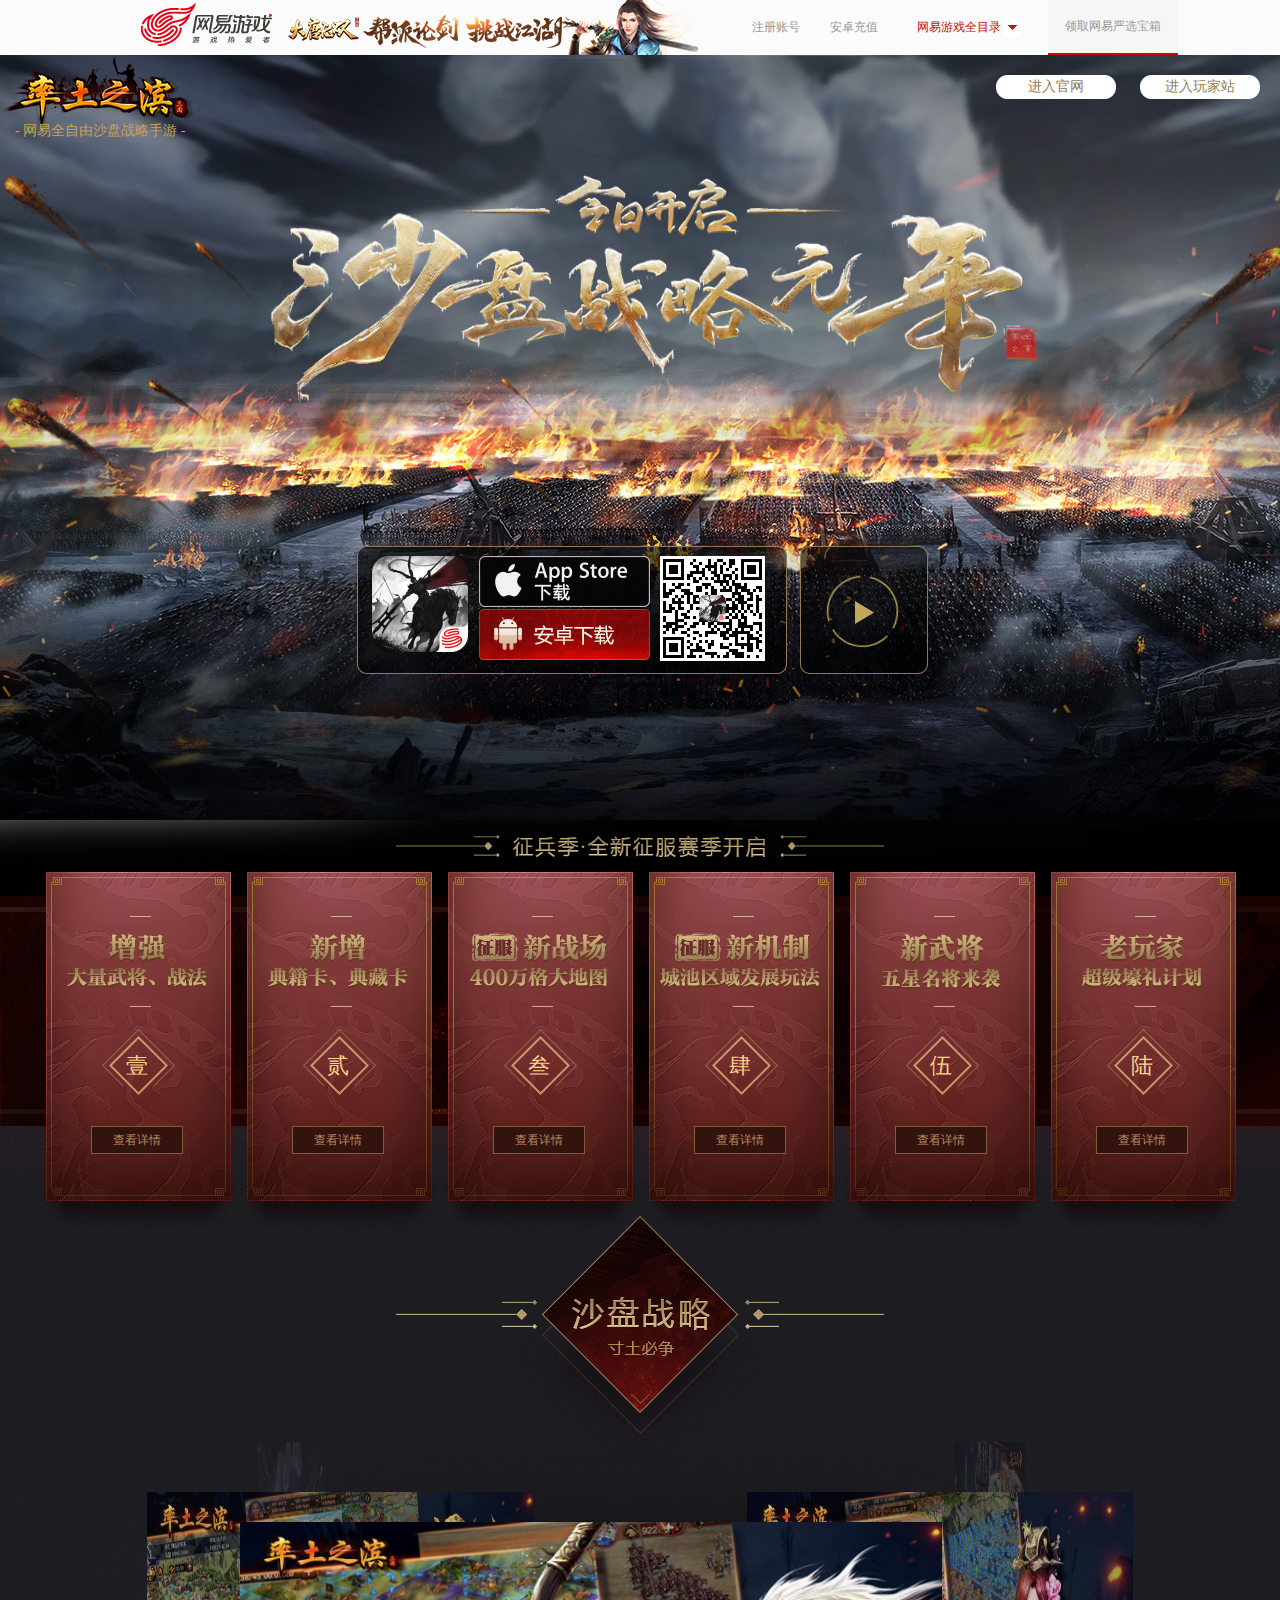
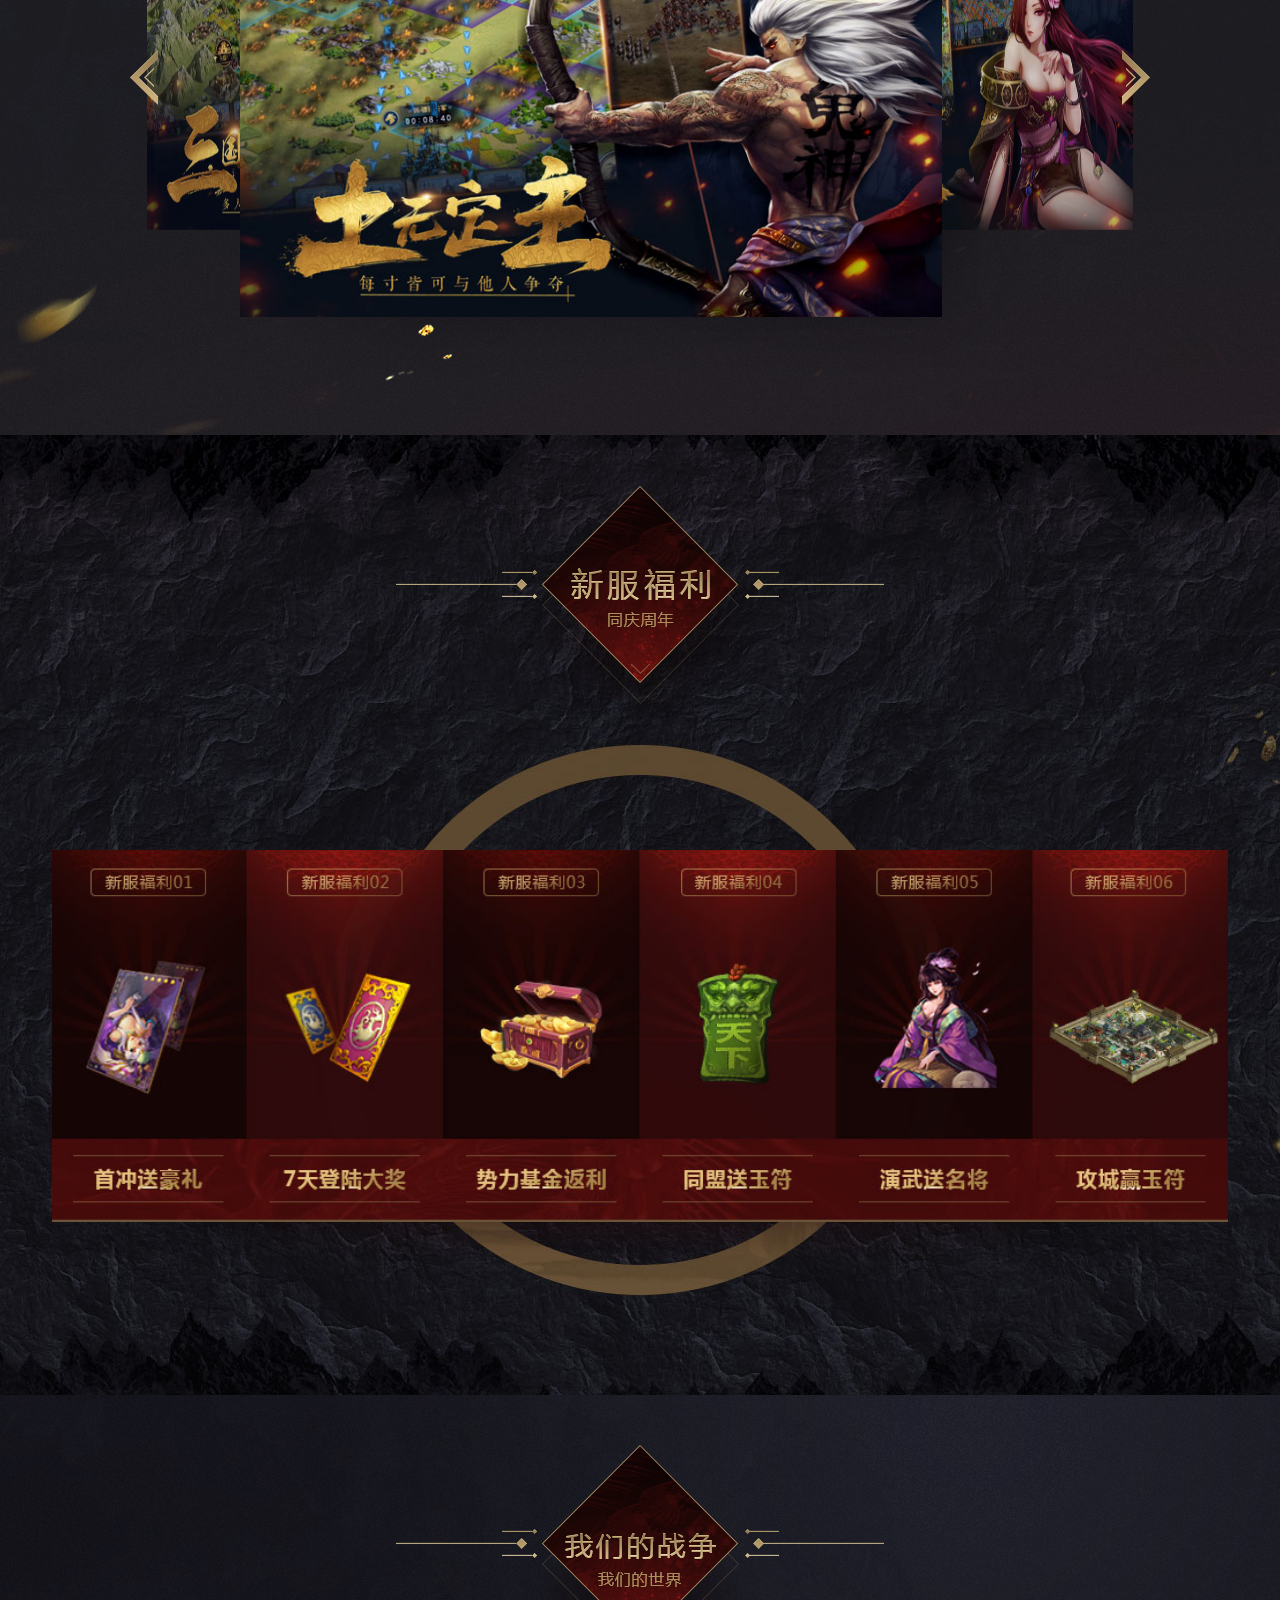
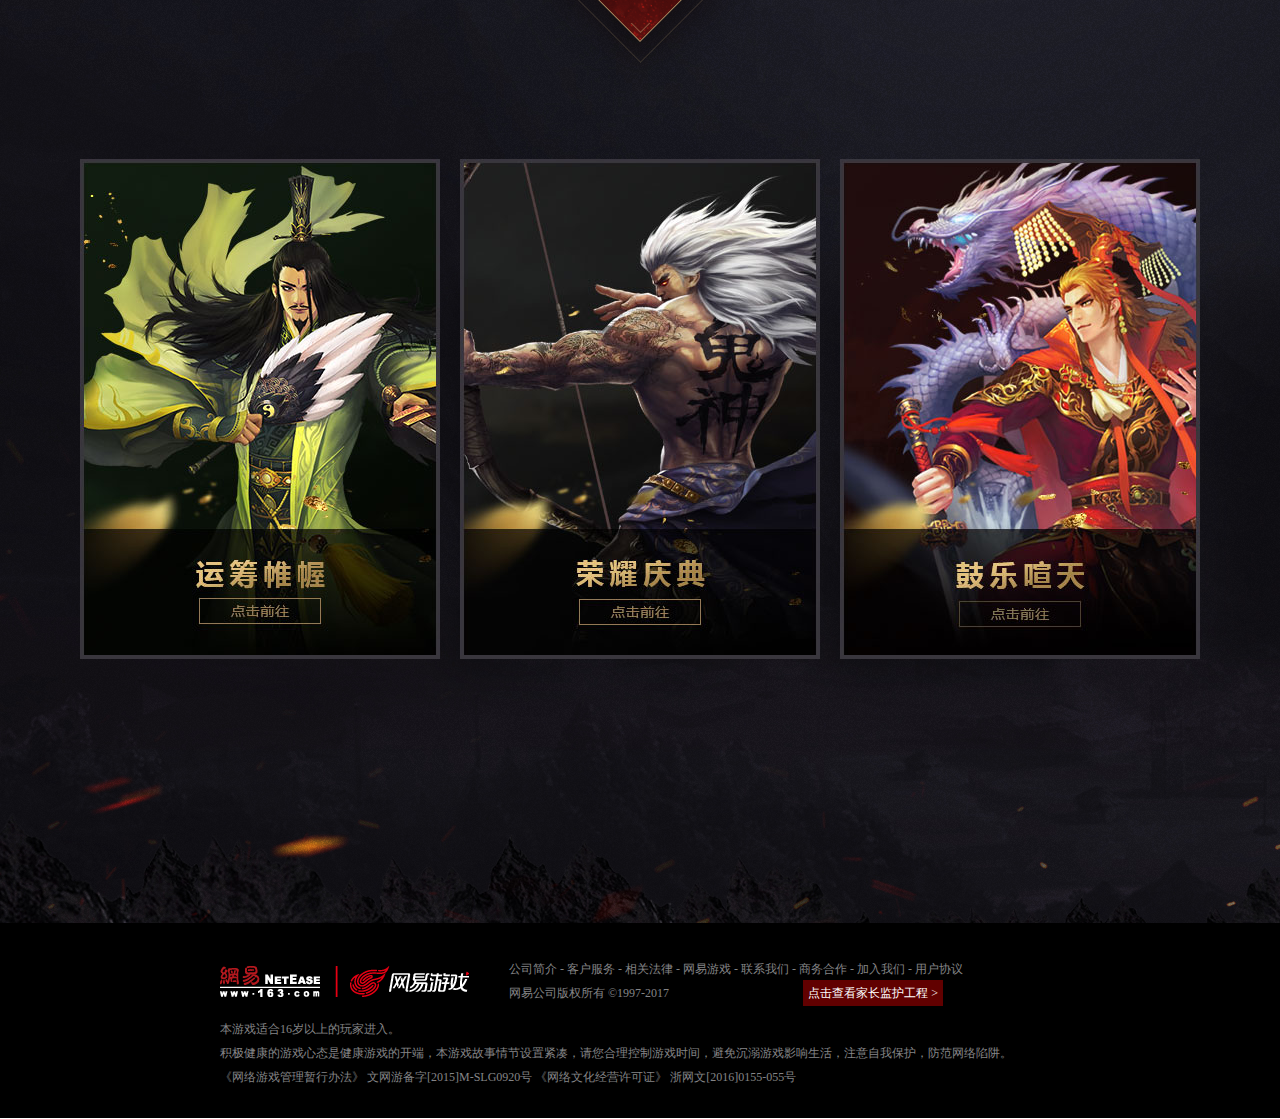
<file: jump1/introduce.html>
<!DOCTYPE html>
<html lang="en">
<head>
    <meta charset="UTF-8">
    <title>Title</title>
    <link rel="stylesheet" href="css/introduce.css">
    <link rel="stylesheet" href="css/base.css">
    <!--<srcipt src="C:\Users\cc\Desktop\项目\介绍页\js\introduce.js"></srcipt>-->
</head>
<body>

<!--顶部模块-->

<div class="nav">
    <div class="nav_in w">
        <a href="#" class="logo" title="率土之滨">
            率土之滨
        </a>

        <div class="guanggao" id="ad00">
            <a href="#" class="adChild"><img src="images/guanggao.jpg" alt="" id="gg1"></a>
            <!-- 下拉广告 -->
            <a href="#" class="guanggao2" id="gg2">
                <span id="close"></span>
            </a>
        </div>

        <a href="#" class="sign" style="margin-left:40px;">注册账号</a>
        <a href="#" class="sign">安卓充值</a>

        <div class="downList" id="downLast">
            <a href="#" class="list_title" id="lists">网易游戏全目录 <i></i></a>
            <!--下拉菜单-->
            <a href="#" id="list">
                <img src="images/guanggao3.jpg" alt="">
            </a>
        </div>

        <div class="rightBar" id="right-Bar">
            <ul class="rightbar" id="rightbar">
                <li><a href="#">领取网易严选宝箱</a></li>
                <li><a href="#">安卓充值9.8折</a></li>
            </ul>
            <span class="btn5"></span>
        </div>

    </div>
</div>
<!--背景图模块-->
<div class="bg">
    <a href="javascript:;" class="logo">

        <span>
- 网易全自由沙盘战略手游 -
        </span>
    </a>

    <a href="javascript:;" class="lianjie ">
        进入玩家站
    </a>
    <a href="../index.html" target=_blank class="lianjie guanwang">
        进入官网
    </a>
    <!--下载模块-->
    <div class="download">
        <a href="avascript:;" class="erwei1 fl">
            <img src="images/8916781eed504750afa7b32a853a844e.gif" alt="">
        </a>
        <!--苹果系统-->
        <a href="javascript:;" class="apple fl" id="apple"></a>
        <!--安卓系统-->
        <a href="javascript:;" class="anzhuo fl"></a>
        <a href="javascript:;" class="erwei2 fl">
            <img src="images/57b2836d96dee47a732183f7Fv1YekyC.png" width=105
                 height=105 alt="">
        </a>


    </div>
    <!--圆圈-->
    <div class="quan" id=circle>
        <span>

        </span>
        <i></i>
    </div>

    <div class="topimg">
        <img src="images/slogen_c4317d3.png" style="position:relative;top:120px;width:60%;left:70px;">
    </div>

</div>
<!--征兵模块-->
<div class="zhengbing">
    <div class="zi">
        <img src="images/t0_74f46cd.png" width=488
             height=22 alt="">
    </div>
    <ul>
        <li>
            <a href="javascript:;">
                <p class="p1 text1">增强 大量武将、战法</p>
                <span class="p2s">
                           <p class="p2">壹</p>
                </span>

                <p class="p3">查看详情</p>
            </a>
        </li>
        <li>
            <a href="javascript:;">
                <p class="p1 text2">增强 大量武将、战法</p>
                <span class="p2s">
                    <p class="p2">贰</p>
                </span>

                <p class="p3">查看详情</p>
            </a>
        </li>
        <li>
            <a href="javascript:;">
                <p class="p1 text3">增强 大量武将、战法</p>
                <span class="p2s">
                    <p class="p2">叁</p>
                </span>
                <p class="p3">查看详情</p>
            </a>
        </li>
        <li>
            <a href="javascript:;">
                <p class="p1 text4">增强 大量武将、战法</p>
                  <span class="p2s">
                    <p class="p2">肆</p>
                </span>
                <p class="p3">查看详情</p>
            </a>
        </li>
        <li>
            <a href="javascript:;">
                <p class="p1 text5">增强 大量武将、战法</p>
                  <span class="p2s">
                    <p class="p2">伍</p>
                </span>
                <p class="p3">查看详情</p>
            </a>
        </li>
        <li>
            <a href="javascript:;">
                <p class="p1 text6">增强 大量武将、战法</p>
                  <span class="p2s">
                    <p class="p2">陆</p>
                </span>
                <p class="p3">查看详情</p>
            </a>
        </li>
    </ul>

</div>
<!--沙盘战略模块-->
<div class="zhanlue">
    <div class="main">
        <div class="title">
            <img src="images/t4_5f5a306.png" alt="">
        </div>
        <div class="xuanzhuan" id="xuanzhuan">
            <ul class="xuanul">
                <li><a href="javascript:;"><img src="images/y0_26d2f21.jpg" alt=""/></a></li>
                <li><a href="javascript:;"><img src="images/y1_6175cfa.jpg" alt=""/></a></li>
                <li><a href="javascript:;"><img src="images/y2_09b8968.jpg" alt=""/></a></li>
                <li><a href="javascript:;"><img src="images/y3_33d2f0d.jpg" alt=""/></a></li>
                <li><a href="javascript:;"><img src="images/y4_c9272b5.jpg" alt=""/></a></li>
            </ul>
            <div class="arrow" id="arrow">
                <a href="javascript:;" class="prev" id="arrLeft">
                    <img src="images/cnt1-rightbtn_2642a1e.png" alt="">
                </a>
                <a href="javascript:;" class="next" id="arrRight">
                    <img src="images/cnt1-leftbtn_073fc29.png" alt="">
                </a>
            </div>
        </div>

    </div>
</div>
<!--福利模块-->
<div class="fuli">
    <div class="main">
        <div class="title">
            <img src="images/t1_d914b15.png" alt="">
        </div>
        <!--鼠标覆盖特效----------------------------------------------------------->
        <ul class="xinfu" id="xinfu1">
            <li>
                <div class="chungzhi"><span>充值任意金额送5星武将<br/>【何太后】</span></div>
            </li>
            <li>
                <div class="chungzhi"><span>连续登录7天，即可领取2张<br/>【五星武将卡】</span></div>
            </li>
            <li>
                <div class="chungzhi"><span>累计充值128元，最高返利<br/>【3840虎符】</span></div>
            </li>
            <li>
                <div class="chungzhi"><span>加入同盟，最高可获得福利<br/>【1000玉符】奖励</span></div>
            </li>
            <li>
                <div class="chungzhi"><span>通关演武模式即送<br/>【王美人】+【500虎符】</span></div>
            </li>
            <li>
                <div class="chungzhi"><span>同盟夺取3级以上城池<br/>可获得大量玉符</span></div>
            </li>
        </ul>

    </div>
</div>
<!--战争模块-->
<div class="war">
    <div class="title">
        <img src="images/t2_bef08bb.png" alt="">
    </div>
    <div class="tu" id="wartu">
<div><a href="javascript:;" class="tu1 jue"></a></div>
<div><a href="javascript:;" class="tu2 jue"></a></div>
<div><a href="javascript:;" class="tu3 jue"></a></div>

    </div>
</div>
<!--底部 开始-->
<div class="footer">
    <div class="dibu">
        <div class="footerTop">
        <span class="topLeft">
              <a href="javascript:;"><img src="images/netease.2.png" alt=""></a>
              <a href="javascript:;"><img src="images/nie.2.png" alt="" class="ditu"></a>
        </span>
     
        <span class="topRight">
            <i class="jianjie">
                <a href="javascript:;">公司简介</a> -
                <a href="javascript:;">客户服务</a> -
                <a href="javascript:;">相关法律</a> -
                <a href="javascript:;">网易游戏</a> -
                <a href="javascript:;">联系我们</a> -
                <a href="javascript:;">商务合作</a> -
                <a href="javascript:;">加入我们</a> -
                <a href="javascript:;">用户协议</a>
            </i>

            <i class="banquan">网易公司版权所有 ©1997-2017
                <a href="javascript:;" class="clicKSee">点击查看家长监护工程 ></a></i>
        </span>


        </div>

        <div class="footerBottom">
            <p>本游戏适合16岁以上的玩家进入。</p>
            <p>积极健康的游戏心态是健康游戏的开端，本游戏故事情节设置紧凑，请您合理控制游戏时间，避免沉溺游戏影响生活，注意自我保护，防范网络陷阱。</p>
            <P><i>《网络游戏管理暂行办法》</i> 文网游备字[2015]M-SLG0920号 《网络文化经营许可证》 浙网文[2016]0155-055号</P>
        </div>
    </div>
</div>

<script src="js/jquery-1.12.4.js"></script>
<script src="js/introduce.js"></script>
<script src="js/123.js"></script>
<script>
    $(function () {
        //导航栏动画 开始

        //鼠标移入 移出 guanggao
        $(".guanggao").mouseenter(function () {
            $(".guanggao2").show();
            $(".adChild").hide();
        });
        $(".guanggao").mouseleave(function () {
            $(".guanggao2").hide();
            $(".adChild").show();
        });
        $("#close").click(function () {
            $(".guanggao2").hide();
            $(".adChild").show();
        })

        //鼠标移入downLast显示下拉菜单
        $("#downLast").mouseenter(function () {
            $("#list").stop().slideDown(500);
        });

        //鼠标移出downLast隐藏下拉菜单
        $("#downLast").mouseleave(function () {
            $("#list").stop().slideUp(500);
        });

        //自动播放动画
        //01.在ul中克隆一个第一个li
        var pic = 0;
        $('<li><a href="#">领取网易严选宝箱</a></li>').appendTo("#rightbar");
        $(".btn5").click(function () {
            if(pic == 2) {
                $("#rightbar").css("top","0");
                pic = 0;
            }
            pic++;
            $("#rightbar").stop().animate({top:-pic*55});
        });
        //导航栏动画 结束
    })
</script>

</body>
</html>
</file>
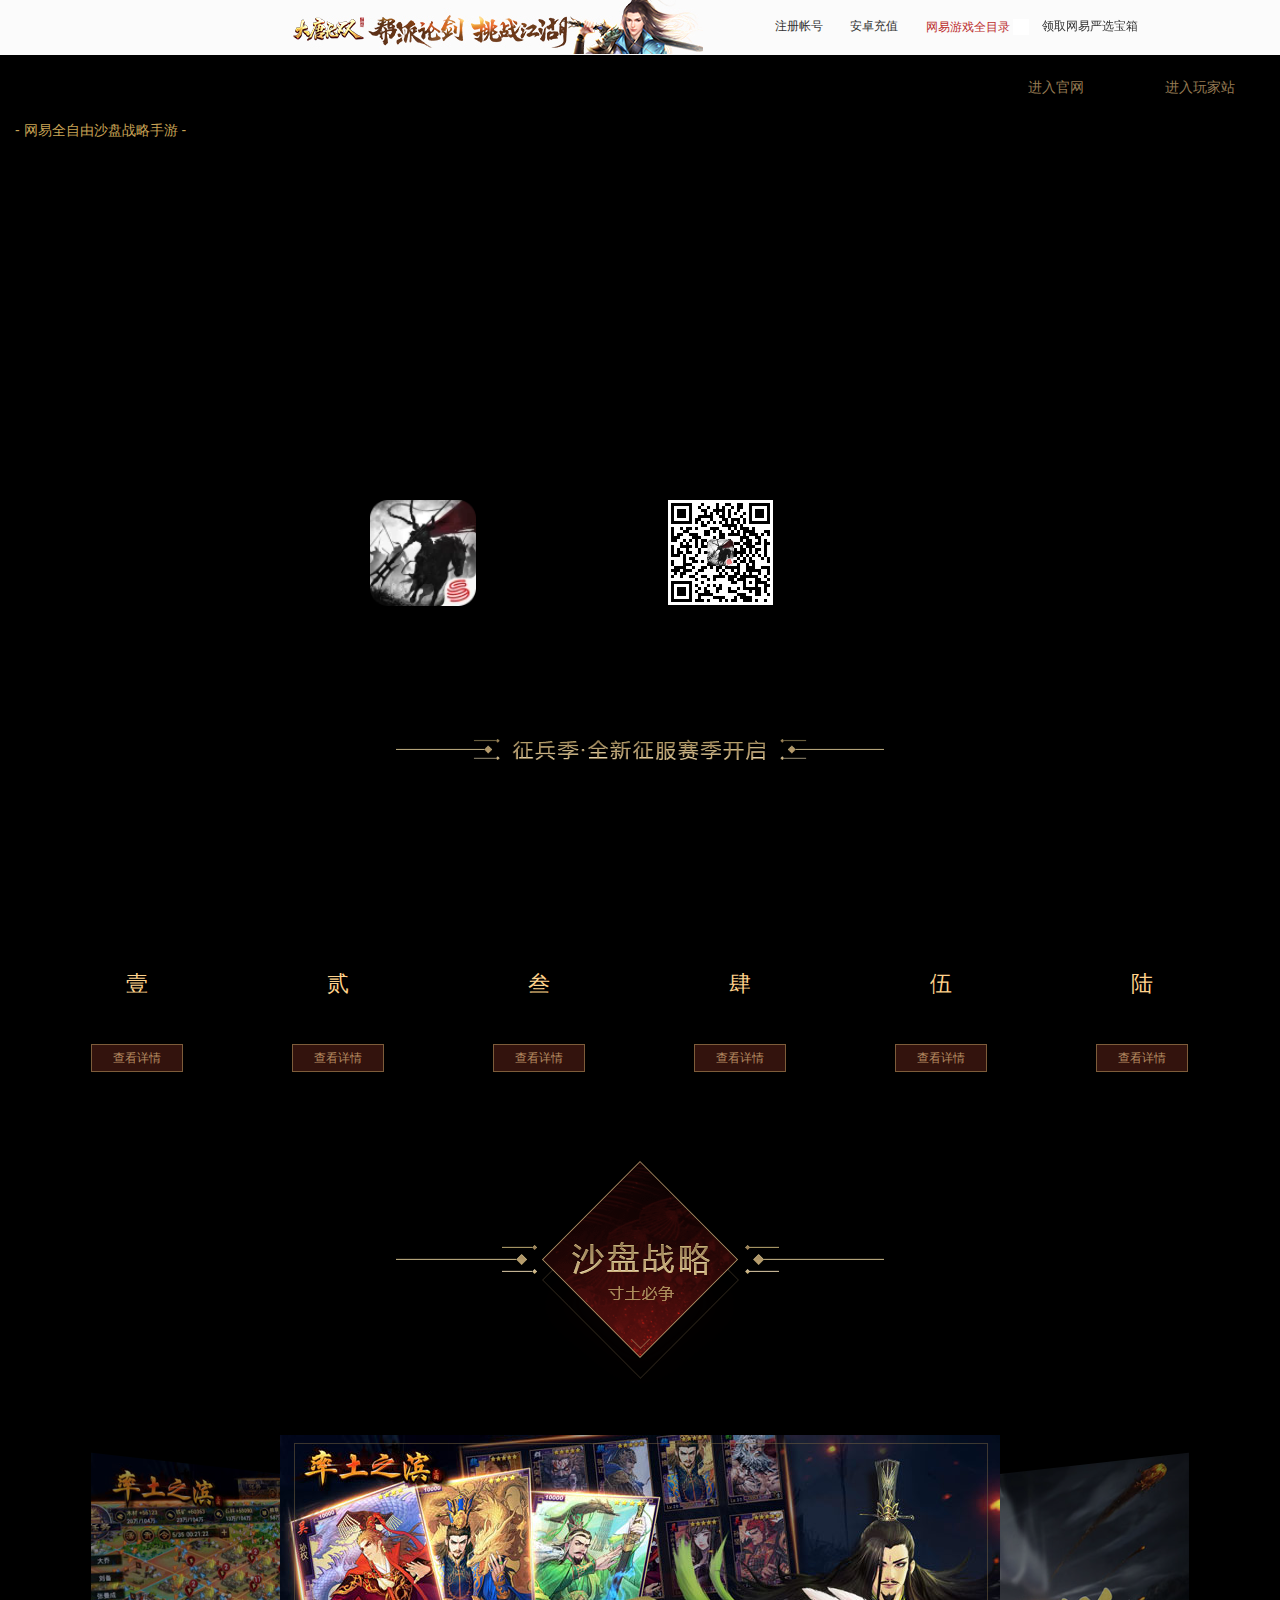
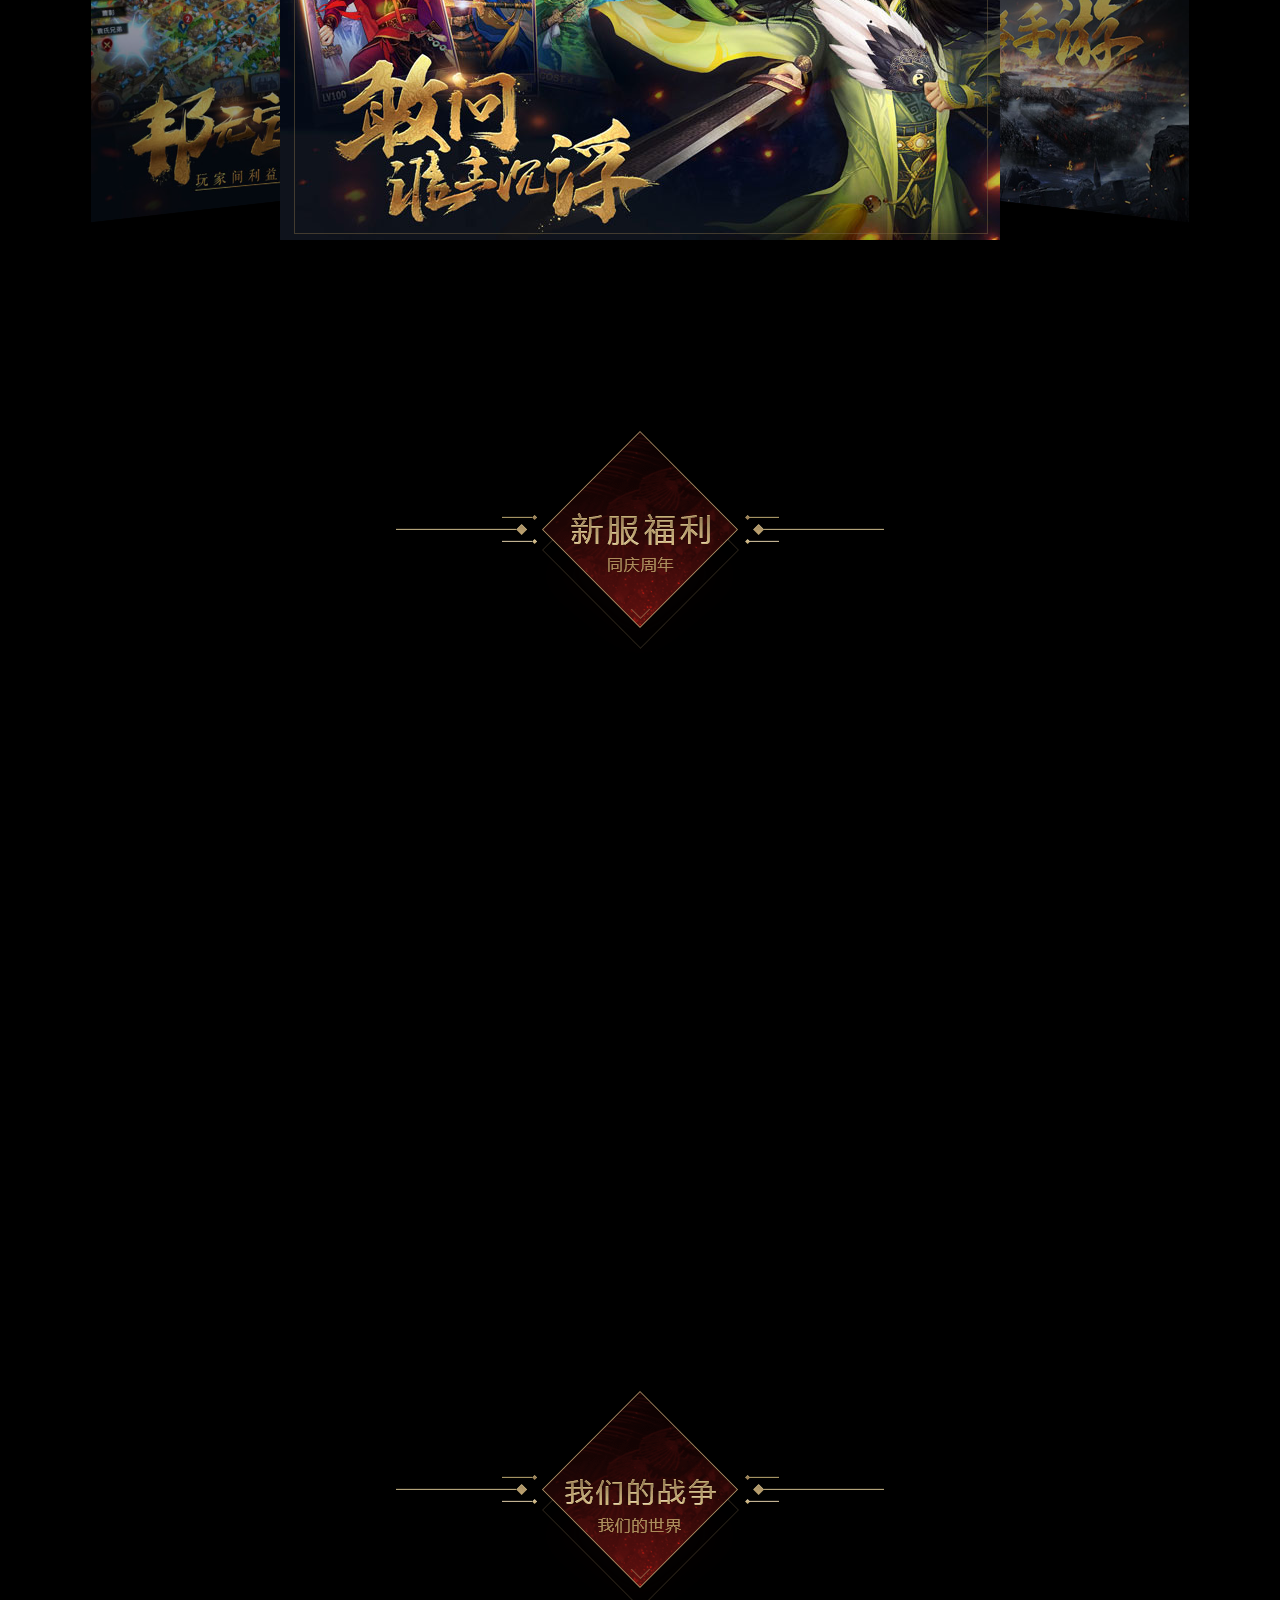
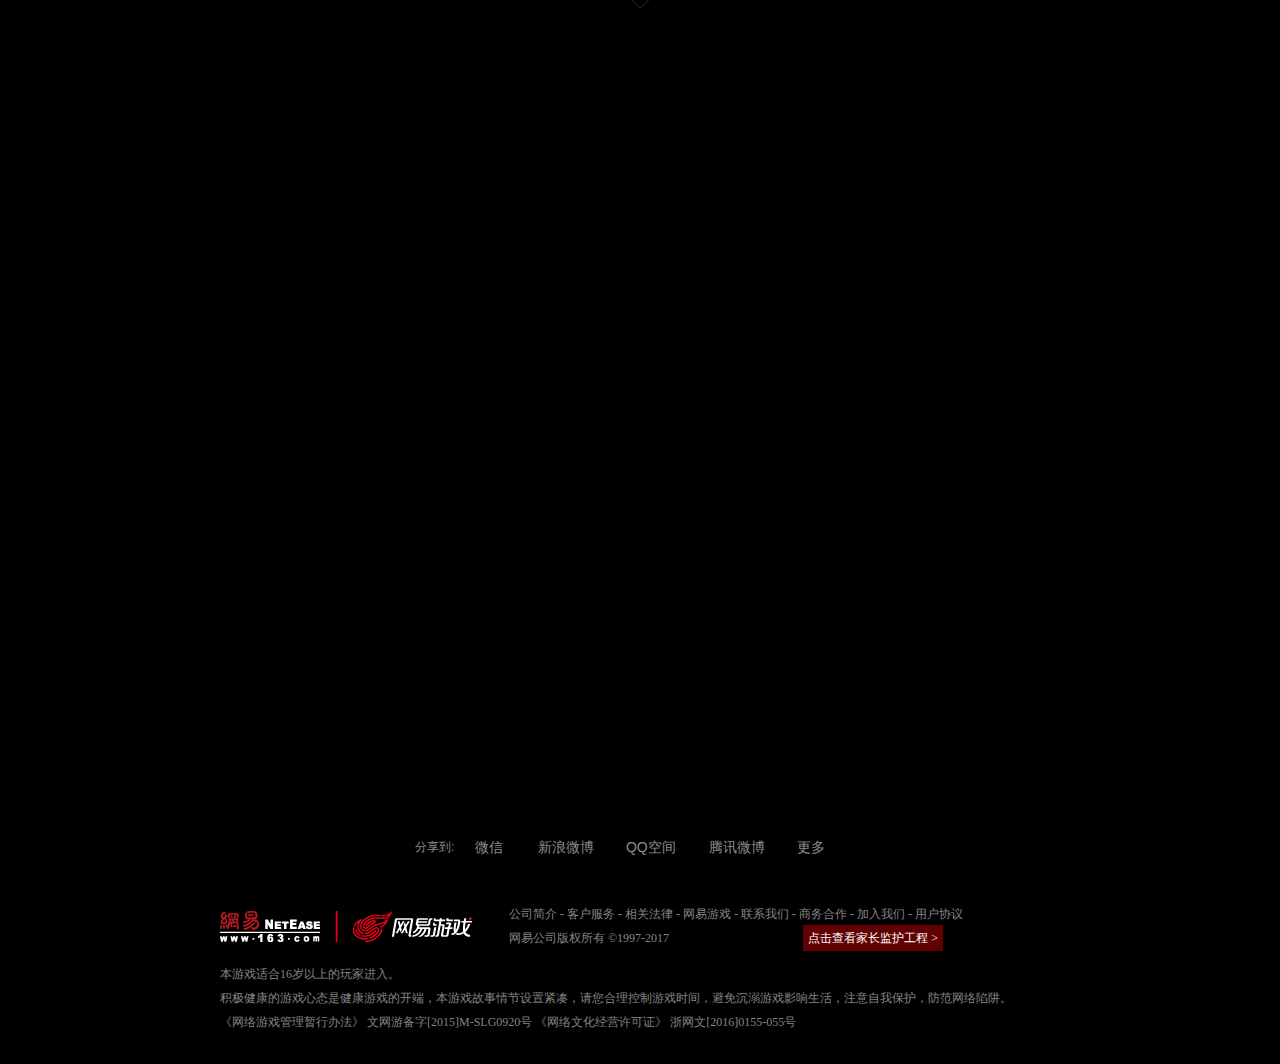
<file: Recourse/《率土之滨》手游官网_网易全自由沙盘战略手游.html>
<!DOCTYPE html>
<!-- saved from url=(0020)http://stzb.163.com/ -->
<html>
<head>
    <meta http-equiv="Content-Type" content="text/html; charset=GBK">
    <title>������֮�������ι���_����ȫ����ɳ��ս������</title>
    <meta name="from" content="git:STZB/stzb-fab-pc-20161017">
    <meta name="keywords" content="����֮��,������֮��������֮������,����֮�����أ�����֮������,����֮���������������֮����ɫ��
            ����֮���·�����·����������佫����׿����,ios����,�������,��ȡ,����,��������,�������,���ǵ�ս��,ȫ�µ�ͼ,��ؿ���,
            ���꿨��,����">
    <meta name="description" content="������֮����ȫ����ɳ��ս�����Σ��������������޶��������޶�����˭���������·����񲻶ϣ�����������������Ȥ">

    <meta name="author" content="���ף�NetEase Inc">
    <meta name="copyright" content="���ף�NetEase Inc">
    <meta name="pmid" content="19250">
    <meta name="editor" content="zhulin">
    <meta name="designer" content="Kevin,qiufangyuan">
    <meta name="front-end technicist" content="huangchuan">
    <meta name="applicable-device" content="PC">
    <link rel="dns-prefetch" href="https://nie.res.netease.com/">
    <!--[if lt IE 9]>
    <script src="https://nie.res.netease.com/comm/html5/html5shiv.js"></script>
    <![endif]-->
    <link rel="stylesheet" href="./������֮�������ι���_����ȫ����ɳ��ս������_files/base.css">
    <link rel="stylesheet" href="./������֮�������ι���_����ȫ����ɳ��ս������_files/alertBox.css">
    <link rel="stylesheet" type="text/css" href="./������֮�������ι���_����ȫ����ɳ��ս������_files/galleryV2.css">
    <link type="text/css" rel="stylesheet" href="./������֮�������ι���_����ȫ����ɳ��ս������_files/index_6d3c63b.css" media="all">
    <script data-fixed="true">!function () {
        function o(o, e) {
            var n = new RegExp("(?:&|/?)" + e + "=([^&$]+)").exec(o);
            return n ? n[1] : ""
        }

        1 == /iphone|ios|android|ipod/i.test(navigator.userAgent.toLowerCase()) && "mobile" != o(location.search, "from") && (location.href = "/m/boot.html")
    }();</script><!--ignore-->
    <link type="text/css" rel="stylesheet" href="./������֮�������ι���_����ȫ����ɳ��ս������_files/lightbox.css">
    <link type="text/css" rel="stylesheet" href="./������֮�������ι���_����ȫ����ɳ��ս������_files/share.v5.css">
    <style type="text/css">.adbase-ctn {
        background: url(http://res.nie.netease.com/comm/js/nie/util/img/loading.png) center center no-repeat;
    }</style>
    <style type="text/css">#NIE-topBar .hide, #NIE-topBar-include .hide {
        display: none !important
    }

    .NIE-topBar-logo, .NIE-topBar-arrIcon i, #NIE-topBar-menu span, .NIE-topBar-hot, .NIE-topBar-1st, .NIE-topBar-new, .NIE-topBar-btn {
        background: url(https://nie.res.netease.com/comm/nie.topBar/images/sprite-w_7fc7459.png) no-repeat
    }

    .NIE-topBar-arrIcon {
        position: relative;
        top: 4px;
        width: 16px;
        height: 16px;
        display: inline-block;
        background-color: #fff;
        overflow: hidden
    }

    .NIE-topBar-arrIcon i {
        width: 9px;
        height: 4px;
        float: left;
        margin: 6px 0 0 4px;
        background-position: -103px -101px;
        display: inline-block;
        -webkit-transition: all .2s ease 0s;
        transition: all .2s ease 0s
    }

    #NIE-topBar, #NIE-topBar-include {
        position: relative;
        z-index: 9999;
        min-width: 1000px;
        height: 40px;
        background: #333;
        line-height: 24px;
        font-family: "Microsoft YaHei", simSun, "Lucida Grande", "Lucida Sans Unicode", Arial
    }

    #NIE-topBar *, #NIE-topBar-include * {
        font-size: 12px;
        font-style: normal
    }

    #NIE-topBar a, #NIE-topBar-include a {
        color: #999;
        text-decoration: none
    }

    #NIE-topBar a:hover, #NIE-topBar-include a:hover {
        color: #fff
    }

    #NIE-topBar ul, #NIE-topBar li, #NIE-topBar-include ul, #NIE-topBar-include li {
        margin: 0;
        padding: 0;
        float: left
    }

    .NIE-topBar-main {
        position: relative;
        z-index: 9999;
        width: 1000px;
        margin: auto
    }

    .NIE-topBar-logo {
        width: 133px;
        height: 44px;
        display: block;
        float: left;
        margin-top: 6px;
        background: url(https://nie.res.netease.com/comm/nie.topBar/images/logo_b5525b7.png) no-repeat
    }

    #NIE-topBar-news {
        position: absolute;
        z-index: 13;
        width: 420px;
        height: 54px;
        left: 125px;
        padding-left: 18px;
        padding-top: 0;
        overflow: hidden;
        display: block
    }

    #NIE-topBar-news.NIE-topBar-news-hover {
        height: 250px;
        overflow: visible;
        border-color: #1f1f1f
    }

    #NIE-topBar-news a {
        width: 960px;
        display: block;
        height: 0;
        overflow: hidden;
        z-index: 1;
        -webkit-box-shadow: 0 2px 4px rgba(0, 0, 0, .2);
        -o-box-shadow: 0 2px 4px rgba(0, 0, 0, .2);
        -moz-box-shadow: 0 2px 4px rgba(0, 0, 0, .2);
        box-shadow: 0 2px 4px rgba(0, 0, 0, .2)
    }

    #NIE-topBar-news-close {
        position: absolute;
        top: 63px;
        right: -380px;
        display: block;
        width: 32px;
        height: 32px;
        overflow: hidden;
        background: url(https://nie.res.netease.com/comm/nie.topBar/images/sprite-w_7fc7459.png) no-repeat -9999px -9999px;
        text-indent: -9999px;
        z-index: 2
    }

    #NIE-topBar-news.NIE-topBar-news-hover .NIE-topBar-abc-s {
        visibility: hidden
    }

    #NIE-topBar-news.NIE-topBar-news-hover a {
        position: absolute;
        z-index: 2;
        left: -132px;
        top: 55px;
        height: auto
    }

    #NIE-topBar-news.NIE-topBar-news-hover a img {
        display: block
    }

    .NIE-topBar-mid {
        position: absolute;
        z-index: 2;
        right: 230px;
        width: 385px;
        text-align: right
    }

    #NIE-topBar .NIE-topBar-mid a, #NIE-topBar-include .NIE-topBar-mid a {
        line-height: 40px;
        padding: 0 12px;
        color: #fff;
        display: inline-block
    }

    #NIE-topBar .NIE-topBar-mid a:hover, #NIE-topBar-include .NIE-topBar-mid a:hover {
        color: #ca0b0b
    }

    #NIE-topBar-menu {
        position: absolute;
        z-index: 1;
        top: 0;
        right: 0;
        color: #999;
        width: 1000px;
        height: 40px;
        overflow: hidden;
        -webkit-transition: height .3s ease 0s;
        -o-transition: height .3s ease 0s;
        -moz-transition: height .3s ease 0s;
        transition: height .3s ease 0s
    }

    #NIE-topBar-menu span {
        position: absolute;
        width: 108px;
        padding: 8px 0 12px;
        height: 20px;
        line-height: 14px;
        right: 106px;
        background-position: 0 -28px;
        background-repeat: repeat-x;
        padding-left: 15px;
        color: #fff;
        display: inline-block;
        overflow: hidden
    }

    #NIE-topBar-menu .NIE-table {
        position: absolute;
        top: 40px;
        left: 0;
        background: #262626;
        border-collapse: collapse;
        overflow: hidden;
        width: 100%
    }

    #NIE-topBar-menu .NIE-table a {
        width: 105px;
        margin-left: 6px;
        line-height: 24px;
        display: inline-block;
        font-weight: 400
    }

    #NIE-topBar-menu .NIE-table a.long {
        width: 125px
    }

    #NIE-topBar-menu .NIE-table ul {
        list-style: none
    }

    #NIE-topBar-menu .NIE-table .NIE-nav {
        width: 100%;
        position: relative
    }

    #NIE-topBar-menu .NIE-table .NIE-nav li {
        width: 110px;
        float: left;
        border-right: 1px solid #eee;
        vertical-align: top
    }

    #NIE-topBar-menu .NIE-table .NIE-nav .mobi {
        position: absolute;
        left: 248px;
        -webkit-transition: all .3s ease-out
    }

    #NIE-topBar-menu .NIE-table b {
        line-height: 39px;
        color: #bc2e2e;
        display: block;
        width: 100%;
        height: 39px;
        font-size: 14px;
        text-indent: 20px;
        background: #f7f7f8;
        overflow: hidden;
        clear: both
    }

    #NIE-topBar-menu b i {
        margin-left: 5px;
        padding: 2px 4px;
        color: #9b9b9b;
        font-style: normal;
        background: #111;
        display: inline
    }

    #NIE-topBar-menu .NIE-list {
        float: left;
        overflow: hidden;
        width: 100%;
        height: 435px
    }

    .w1680 #NIE-topBar-menu .NIE-list {
        height: 450px
    }

    #NIE-topBar-menu .NIE-list li {
        border-right: 1px solid #eee;
        height: 415px;
        float: left;
        padding: 10px 0 0 14px;
        overflow: hidden
    }

    #NIE-topBar-menu .NIE-list .news {
        position: absolute;
        background: #fdfefe;
        left: 421px;
        -webkit-transition: all .3s ease-out;
        top: 39px
    }

    #NIE-topBar-menu .NIE-list .hot {
        position: absolute;
        background: #fdfefe;
        left: 263px;
        -webkit-transition: all .3s ease-out;
        top: 39px
    }

    #NIE-topBar-menu .NIE-list .hot a {
        width: 125px
    }

    .w1680 #NIE-topBar-menu .NIE-list .news div div {
        margin-right: 8px
    }

    #NIE-topBar-menu .NIE-list .news .long-news {
        width: 133px;
        float: left
    }

    #NIE-topBar-menu .NIE-list .news .long-news a {
        width: 125px
    }

    #NIE-topBar-menu .NIE-list .news .short-news {
        float: left;
        width: 106px
    }

    #NIE-topBar-menu .NIE-list .news .mini-news {
        width: 90px;
        margin-right: 0;
        float: left
    }

    #NIE-topBar-menu .NIE-list .news .mini-news a {
        width: 82px
    }

    #NIE-topBar-menu .moreAni .NIE-list .news {
        left: 189px;
        width: 651px !important;
        -webkit-transition: all .3s ease-out
    }

    #NIE-topBar-menu .moreAni .NIE-list .hot {
        left: 30px;
        border-left: 1px solid #eee;
        box-shadow: -1px 0 1px #eee;
        -webkit-transition: all .3s ease-out
    }

    #NIE-topBar-menu .moreAni .NIE-nav .mobi {
        left: 30px;
        width: 823px !important;
        border-left: 1px solid #eee;
        box-shadow: -1px 0 1px #eee;
        -webkit-transition: all .3s ease-out
    }

    #NIE-topBar-menu .NIE-list .NIE-topBar-more {
        width: 20px;
        height: 95px;
        height: 92px \9;
        display: block;
        position: absolute;
        right: 0;
        top: 124px;
        font-size: 12px;
        color: #fff;
        background: #bc2e2e;
        padding-left: 10px;
        line-height: 14px;
        padding-top: 7px;
        border-top-left-radius: 2px;
        border-bottom-left-radius: 2px
    }

    #NIE-topBar-menu .NIE-list .NIE-topBar-more:hover {
        opacity: .8
    }

    #NIE-topBar-menu .moreAni .NIE-topBar-more {
        width: 21px;
        height: 23px;
        border-radius: 2px;
        right: 9px;
        top: 163px;
        padding-left: 4px;
        padding-top: 2px;
        height: 20px;
        height: 18px \9
    }

    .w1680 #NIE-topBar-menu .NIE-list .NIE-topBar-more {
        display: none
    }

    #NIE-topBar-menu .NIE-table a em {
        font-weight: 400;
        display: block;
        line-height: 24px
    }

    .NIE-topBar-1st {
        background-position: right -267px
    }

    .NIE-topBar-hot {
        background-position: right -144px
    }

    .NIE-topBar-new {
        background-position: right -206px
    }

    #NIE-topBar-menu.NIE-topBar-menu-hover .NIE-table {
        display: block
    }

    #NIE-topBar-menu.NIE-topBar-menu-hover {
        height: 530px;
        opacity: .9;
        -webkit-transition: height .4s ease 0s;
        -o-transition: height .4s ease 0s;
        -moz-transition: height .4s ease 0s;
        transition: height .4s ease 0s
    }

    a.NIE-topBar-btn {
        width: 105px !important;
        height: 18px;
        line-height: 18px !important;
        margin: 5px 0;
        display: inline-block;
        padding-left: 0 !important;
        background-position: 0 -338px;
        text-indent: 25px;
        color: #bc3030 !important
    }

    a.NIE-topBar-btn:hover {
    }

    .NIE-topBar-ad {
        height: 40px;
        left: 50%
    }

    .NIE-topBar-main.w1680 {
        width: 1260px
    }

    .NIE-topBar-main.w1680 #NIE-topBar-menu {
        width: 1260px
    }

    #NIE-topBar-news {
        height: 54px
    }

    #NIE-topBar .NIE-topBar-menu-hover, #NIE-topBar-include .NIE-topBar-menu-hover {
        z-index: 8
    }

    .NIE-topBar-ad-big {
        position: absolute;
        top: 0;
        left: 0;
        z-index: 10;
        height: 0;
        overflow: hidden;
        text-align: center
    }

    #NIE-topBar-menu {
        z-index: 7;
        height: 55px
    }

    .NIE-topBar-mid {
        z-index: 12;
        width: 250px;
        right: 230px;
        width: 536px
    }

    .NIE-topBar-logo {
        position: relative;
        z-index: 13 !important
    }

    #NIE-topBar, #NIE-topBar-include {
        height: 55px;
        background: #fbfbfb
    }

    .NIE-topBar-logo {
        margin-top: 5px
    }

    #NIE-topBar-menu .NIE-table {
        top: 55px;
        background: #fdfefe;
        border-top: 1px solid #ececec;
        margin: 0
    }

    #NIE-topBar-menu span {
        background: 0 0;
        color: #bc2e2e
    }

    #NIE-topBar-menu .NIE-table {
        display: none
    }

    #NIE-topBar-menu .NIE-table .last_td, #NIE-topBar-menu .NIE-table .last_th {
        border-right: 0
    }

    #NIE-topBar a, #NIE-topBar-include a {
        color: #626262
    }

    #NIE-topBar-menu b i {
        background-color: #fbfbfb;
        color: #bc2e2e
    }

    #NIE-topBar-menu p {
        padding: 0;
        margin: 0;
        margin-left: 6px;
        line-height: 24px;
        margin-bottom: 4px;
        font-weight: 700;
        color: #626262
    }

    #NIE-topBar a:hover, #NIE-topBar-include a:hover {
        color: #bc2e2e
    }

    #NIE-topBar-menu.NIE-topBar-menu-hover {
        opacity: .95
    }

    #NIE-topBar-menu .NIE-table * {
        font-size: 12px
    }

    #NIE-topBar-menu.NIE-topBar-menu-hover span {
        border-bottom: 3px solid #bc2e2e;
        background-color: #F3F3F3;
        background-image: -webkit-linear-gradient(top, #F3F3F3 0, #FEFEFE 52px);
        background-image: linear-gradient(top, #F3F3F3 0, #FEFEFE 52px)
    }

    #NIE-topBar-menu span {
        height: 25px;
        height: 26px \0;
        width: 108px;
        padding-top: 15px;
        padding-top: 14px \0;
        transition: background ease-in-out .33s;
        z-index: 20
    }

    #NIE-topBar .NIE-topBar-mid a, #NIE-topBar-include .NIE-topBar-mid a {
        color: #333;
        line-height: 52px;
        transition: background ease-in-out .33s;
        *line-height: 55px
    }

    #NIE-topBar .NIE-topBar-mid a:hover, #NIE-topBar-include .NIE-topBar-mid a:hover {
        color: #bc2e2e !important;
        border-bottom: 3px solid #bc2e2e;
        background-color: #F3F3F3;
        background-image: -webkit-linear-gradient(top, #F3F3F3 0, #FEFEFE 52px);
        background-image: linear-gradient(top, #F3F3F3 0, #FEFEFE 52px);
        *border-bottom: 0
    }

    .NIE-topBar-right {
        position: absolute;
        right: 0;
        top: 0;
        display: block;
        width: 100px;
        height: 55px;
        overflow: hidden;
        z-index: 9
    }

    .NIE-topBar-right a {
        color: #333 !important;
        width: 100%;
        text-align: center;
        display: inline-block;
        float: left;
        line-height: 52px;
        transition: background ease-in-out .33s;
        -webkit-transition: background ease-in-out .33s
    }

    .NIE-topBar-right a:hover {
        color: #bc2e2e !important;
        border-bottom: 3px solid #bc2e2e;
        background-color: #F3F3F3;
        background-image: -webkit-linear-gradient(top, #F3F3F3 0, #FEFEFE 52px);
        background-image: linear-gradient(top, #F3F3F3 0, #FEFEFE 52px);
        *border-bottom: 0
    }

    .NIE-topBar-right a.fadeUp {
        opacity: 0;
        -webkit-transform: translate3d(0, -70%, 0);
        -webkit-transition: all ease-in-out .5s;
        transform: translate3d(0, -70%, 0);
        transition: all ease-in-out .5s
    }

    .NIE-topBar-right a.none {
        opacity: 0;
        -webkit-transform: translate3d(0, 70%, 0);
        transform: translate3d(0, 70%, 0)
    }

    .NIE-topBar-right a.fadeUp2 {
        opacity: 1;
        -webkit-transform: translate3d(0, 0, 0);
        -webkit-transition: all ease-in-out .5s;
        transform: translate3d(0, 0, 0);
        transition: all ease-in-out .5s
    }</style>
    <style type="text/css">.adbase-ctn {
        background: url(http://res.nie.netease.com/comm/js/nie/util/img/loading.png) center center no-repeat;
    }</style>
</head>
<style type="text/css" id="969631243583"></style>

<body>
<!--[if lt IE 7]>
    <div style="position:absoulute;left:0;top:0;width:100%;height:50px;background:rgb(255,255,233);color:rgb(30,84,148);border-bottom:1px solid rgb(230,230,198);text-align:center;line-height:50px;font-size:12px;">��ʹ�õ�������汾���ͣ����ܻ�Ӱ�쵽���������ҳ�����������������������</div>
<![endif]-->

<div class="head">
    <div id="NIE-topBar">
        <div class="NIE-topBar-main" id="NIE-topBar-main">
            <a class="NIE-topBar-logo" href="http://game.163.com/" target="_blank"></a>
            <div id="NIE-topBar-news" style="display: block;" class="">
        <span>
            <img class="NIE-topBar-abc-s" id="NIE-topBar-abc-s"
                 src="./������֮�������ι���_����ȫ����ɳ��ս������_files/593a15f45e602733f8158a5eKF7Zgqbb">
            <a href="https://a.game.163.com/fz/interface/frontend/clickstatics.do?pid=generalproduct&amp;apid=90f968b1-5292-4b3e-ab9a-786aa68a131a&amp;aid=5c1bc5cb-45ae-4d72-b252-77b5309aaca5&amp;r=aHR0cHM6Ly9nYWQubmV0ZWFzZS5jb20vbW1hZC9jbGljaz9zPWtMVHptJTJCQ0kwcUxmeFlNdWl4eFVGcENYZzhnJTNEJnByb2plY3RfaWQ9MTI5MTQ1NDImbW9uaXRvcl90eXBlPTQ="
               target="_blank" id="NIE-topBar-news-link"><img id="NIE-topBar-abc-b"
                                                              src="./������֮�������ι���_����ȫ����ɳ��ս������_files/593a15f47f9d2a6e3012488clQY0N7PW"></a>
            <span id="NIE-topBar-news-close">�ر�</span>
        </span>
            </div>
            <div class="NIE-topBar-mid" id="global_gp_mid" style="display: block;">
                <a id="global_gp_reg"
                   href="http://reg.163.com/reg/reg.jsp?product=stzb&amp;url=http%3A%2F%2Fstzb.163.com&amp;loginurl=http%3A%2F%2Fstzb.163.com"
                   target="_blank">ע���ʺ�</a>
                <a id="global_gp_card" href="http://ecard.163.com/script/index" target="_blank">��׿��ֵ</a>
                <a href="http://zs.163.com/app/index.html" target="_blank" id="global_gp_zs"
                   style="display:none;">��Ϸ������</a>
            </div>
            <div class="NIE-topBar-right" id="NIE-topBar-right"><a target="_blank" href="http://u.163.com/gamerkwzl"
                                                                   class="fadeUp2">��ȡ������ѡ����</a></div>
            <div id="NIE-topBar-menu" class="">
                <span>������ϷȫĿ¼ <em class="NIE-topBar-arrIcon"><i></i></em></span>
                <div class="NIE-table" id="NIE-table">
                    <ul class="NIE-nav">
                        <li style="width:247px;"><b>�ͻ�����Ϸ</b></li>
                        <li class="mobi" style="width: 603px;"><b>�ֻ���Ϸ</b></li>
                        <li style="width:147px;float:right;" class="last_th"><b>��Ϸ����</b></li>
                    </ul>

                    <ul class="NIE-list">
                        <li style="width:233px;">
                            <p>��ɫ����</p>
                            <a href="http://xyq.163.com/?from=nietop" target="_blank"><em
                                    class="NIE-topBar-1st">�λ����ε��԰�</em></a>
                            <a href="http://tx3.163.com/?from=nietop" target="_blank"><em
                                    class="NIE-topBar-hot">����3</em></a>
                            <a href="http://xy2.163.com/?from=nietop" target="_blank"><em
                                    class="NIE-topBar-hot">��2�����</em></a>
                            <a href="http://ty.163.com/?from=nietop" target="_blank"><em class="NIE-topBar-new">����</em></a>
                            <a href="http://dh2.163.com/?from=nietop" target="_blank">��2��Ѱ�</a>
                            <a href="http://bw.163.com/?from=nietop" target="_blank"><em
                                    class="NIE-topBar-new">��������</em></a>
                            <a href="http://xy3.163.com/?from=nietop" target="_blank">�´�3�����</a>
                            <a href="http://xqn.163.com/?from=nietop" target="_blank"><em
                                    class="NIE-topBar-new">��ٻŮ�Ļ�</em></a>
                            <a href="http://x3.163.com/?from=nietop" target="_blank">�´�3��Ѱ�</a>
                            <a href="http://tia.163.com/?from=nietop" target="_blank"><em
                                    class="NIE-topBar-new">̩��ʷʫ</em></a>
                            <a href="http://zmq.163.com/?from=nietop" target="_blank">��ħ��</a>
                            <a href="http://dtws2.163.com/?from=nietop" target="_blank">������˫��</a>
                            <a href="http://long.163.com/?from=nietop" target="_blank">����ʱ��</a>
                            <a href="http://wh.163.com/?from=nietop" target="_blank">���2</a>
                            <a href="http://jl.163.com/?from=nietop" target="_blank">���鴫˵</a>
                            <a href="http://zh.163.com/?from=nietop" target="_blank">ն��</a>
                            <a href="http://ff.163.com/?from=nietop" target="_blank">�·ɷ�</a>
                            <a href="http://www.warcraftchina.com/?from=nietop" target="_blank">ħ������</a>
                            <a href="http://www.diablo3.com.cn/?from=nietop" target="_blank">�����ƻ���3</a>
                            <p style="margin-top:2px;">����/����</p>
                            <a href="http://ow.blizzard.cn/home?from=nietop" target="_blank"><em class="NIE-topBar-new">�����ȷ�</em></a>
                            <a href="http://tuji.163.com/?from=nietop" target="_blank"><em
                                    class="NIE-topBar-new">ͻ��Ӣ��</em></a>
                            <a href="http://db.163.com/?from=nietop" target="_blank"><em
                                    class="NIE-topBar-new">�ᱦ����</em></a>
                            <a href="http://wf.163.com/?from=nietop" target="_blank"><em
                                    class="NIE-topBar-new">�޾�ս��</em></a>
                            <a href="http://z.163.com/?from=nietop" target="_blank"><em
                                    class="NIE-topBar-new">ս��</em></a>
                            <a href="http://mjdj.163.com/?from=nietop" target="_blank"><em
                                    class="NIE-topBar-new">�ؾ��Ծ�</em></a>
                            <a href="http://www.heroesofthestorm.com.cn/landing/?from=nietop" target="_blank">�籩Ӣ��</a>
                            <a href="http://sc2.163.com/home?from=nietop" target="_blank">�Ǽ����Ԣ�</a>
                            <a href="http://y3.163.com/?from=nietop" target="_blank">Ӣ������</a>
                            <a href="http://www.hearthstone.com.cn/?from=nietop" target="_blank">¯ʯ��˵</a>
                        </li>
                        <li class="hot" style="width:143px;">
                            <p>�����Ƽ�</p>
                            <a href="http://my.163.com/?from=nietop" target="_blank"><em
                                    class="NIE-topBar-hot">�λ���������</em></a>
                            <a href="http://dhxy.163.com/?from=nietop" target="_blank"><em
                                    class="NIE-topBar-hot">����������</em></a>
                            <a href="http://qnm.163.com/?from=nietop" target="_blank"><em
                                    class="NIE-topBar-hot">ٻŮ�Ļ�����</em></a>
                            <a href="http://yys.163.com/?from=nietop" target="_blank"><em
                                    class="NIE-topBar-hot">����ʦ</em></a>
                            <a href="http://stzb.163.com/?from=nietop" target="_blank"><em
                                    class="NIE-topBar-hot">����֮��</em></a>
                            <a href="http://raven.163.com/?from=nietop" target="_blank"><em class="NIE-topBar-hot">Raven���Ӷ���</em></a>
                            <a href="http://dt.163.com/?from=nietop" target="_blank"><em
                                    class="NIE-topBar-hot">������˫����</em></a>
                            <a href="http://ldxy.163.com/?from=nietop" target="_blank"><em
                                    class="NIE-topBar-hot">�Ҷ�����2</em></a>
                            <a href="http://mhws.163.com/?from=nietop" target="_blank"><em class="NIE-topBar-hot">�λ�������˫��</em></a>
                            <a href="http://kf.163.com/?from=nietop" target="_blank">������è3����</a>
                            <a href="http://sm.163.com/?from=nietop" target="_blank">������ħ��</a>
                            <a href="http://cb.163.com/?from=nietop" target="_blank">ʱ��֮��</a>
                            <a href="http://mxxc.163.com/?from=nietop" target="_blank">�����ǳ�</a>
                            <a href="http://ma.163.com/?from=nietop" target="_blank">�����԰�����ɪ��</a>
                            <a href="http://sq.163.com/?from=nietop" target="_blank">��ɱ��ͯ��</a>

                        </li>
                        <li class="news" style="width: 416px;">
                            <p>��Ʒ�Ƽ�</p>
                            <div id="NIE-list-news">
                                <div class="long-news">
                                    <a href="http://tx.163.com/?from=nietop" target="_blank"><em class="NIE-topBar-new">��������</em></a>
                                    <a href="http://mc.163.com/?from=nietop" target="_blank"><em class="NIE-topBar-new">Minecraft�ҵ�����</em></a>
                                    <a href="http://t2.163.com/?from=nietop" target="_blank"><em class="NIE-topBar-new">�ս���2�ٷ�����</em></a>
                                    <a href="http://mblr.163.com/?from=nietop" target="_blank"><em
                                            class="NIE-topBar-new">�ر�����</em></a>
                                    <a href="http://dhrx.163.com/?from=nietop" target="_blank"><em
                                            class="NIE-topBar-new">��������Ѫ��</em></a>
                                    <a href="http://wotb.163.com/?from=nietop" target="_blank"><em
                                            class="NIE-topBar-new">̹����������ս</em></a>
                                    <a href="http://tqlm.163.com/?from=nietop" target="_blank"><em
                                            class="NIE-topBar-new">��������</em></a>
                                    <a href="http://ma3.163.com/?from=nietop" target="_blank"><em
                                            class="NIE-topBar-new">�����԰�����ɪ��</em></a>
                                    <a href="http://ms.163.com/?from=nietop" target="_blank"><em class="NIE-topBar-new">Ԫ��ս��ѧԺ</em></a>
                                    <a href="http://moe.163.com/?from=nietop" target="_blank"><em
                                            class="NIE-topBar-new">����EX</em></a>
                                    <a href="http://dot.163.com/?from=nietop" target="_blank"><em
                                            class="NIE-topBar-new">̩̹����</em></a>
                                    <a href="http://miku.163.com/?from=nietop" target="_blank"><em
                                            class="NIE-topBar-new">������</em></a>
                                    <a href="http://zgz.163.com/?from=nietop" target="_blank"><em
                                            class="NIE-topBar-new">ս��־</em></a>

                                    <a href="http://gfxm.163.com/?from=nietop" target="_blank">������è�ٷ�����</a>
                                    <a href="http://tnj.163.com/?from=nietop" target="_blank">è������ٷ�����</a>

                                </div>
                                <div class="short-news">
                                    <a href="http://zm.163.com/?from=nietop" target="_blank"><em class="NIE-topBar-new">��ħ������</em></a>
                                    <a href="http://mjdj.163.com/?from=nietop" target="_blank"><em
                                            class="NIE-topBar-new">�ؾ��Ծ�</em></a>
                                    <a href="http://bilibili.163.com/?from=nietop" target="_blank"><em
                                            class="NIE-topBar-new">ħ������Ŀ¼</em></a>
                                    <a href="http://sg.163.com/?from=nietop" target="_blank"><em class="NIE-topBar-new">����������</em></a>
                                    <a href="http://mwsj.163.com/?from=nietop" target="_blank"><em
                                            class="NIE-topBar-new">��������</em></a>
                                    <a href="http://land.163.com/?from=nietop" target="_blank"><em
                                            class="NIE-topBar-new">������½</em></a>
                                    <a href="http://jjwz.163.com/?from=nietop" target="_blank"><em
                                            class="NIE-topBar-new">��������</em></a>
                                    <a href="http://zztj.163.com/?from=nietop" target="_blank"><em
                                            class="NIE-topBar-new">��װͻ��</em></a>
                                    <a href="http://tank.163.com/?from=nietop" target="_blank"><em
                                            class="NIE-topBar-new">̹����</em></a>
                                    <a href="http://tj.163.com/?from=nietop" target="_blank"><em class="NIE-topBar-new">�콾����</em></a>
                                    <a href="http://fz.163.com/?from=nietop" target="_blank"><em class="NIE-topBar-new">��������</em></a>
                                    <a href="http://id5.163.com/?from=nietop" target="_blank"><em
                                            class="NIE-topBar-new">�����˸�</em></a>
                                    <a href="http://fc.163.com/?from=nietop" target="_blank"><em class="NIE-topBar-new">��Զ��7��֮��</em></a>

                                    <a href="http://xsd.163.com/?from=nietop" target="_blank">Сʱ���ٷ���Ϸ</a>
                                    <a href="http://ywl.163.com/?from=nietop" target="_blank">������Ů����¼</a>

                                </div>
                                <div class="mini-news">
                                    <a href="http://dhh.163.com/?from=nietop" target="_blank">�󺽺�֮·</a>
                                    <a href="http://ssydj.163.com/?from=nietop" target="_blank">����ү�Ľ�</a>
                                    <a href="http://hit.163.com/?from=nietop" target="_blank">���ػ���һ��</a>
                                    <a href="http://dance.163.com/?from=nietop" target="_blank">������</a>
                                    <a href="http://ry.163.com/?from=nietop" target="_blank">��������</a>
                                    <a href="http://clx.163.com/?from=nietop" target="_blank">������</a>
                                    <a href="http://hzhy.163.com/?from=nietop" target="_blank">��֮��Ӱ</a>
                                    <a href="http://xf.163.com/?from=nietop" target="_blank">����ȷ�</a>
                                    <a href="http://dtyxj.163.com/?from=nietop" target="_blank">�������ɼ�</a>
                                    <a href="http://dfw9.163.com/?from=nietop" target="_blank">����9</a>
                                    <a href="http://jx.163.com/?from=nietop" target="_blank">�޾�ս��������</a>
                                    <a href="http://wxzz.163.com/?from=nietop" target="_blank">����ս��</a>
                                    <a href="http://glory.163.com/?from=nietop" target="_blank">�����Ǵ���</a>
                                    <a href="http://hunter.163.com/?from=nietop" target="_blank">���Լ�Ԫ</a>
                                    <a href="http://dao.163.com/?from=nietop" target="_blank">�ɵ��ּ��ɵ�</a>

                                </div>
                                <div class="mini-news">
                                    <a href="http://ha.163.com/?from=nietop" target="_blank">�ڰ���Ԫ</a>
                                    <a href="http://fmz.163.com/?from=nietop" target="_blank">��ħ��</a>
                                    <a href="http://txhd.163.com/?from=nietop" target="_blank">����HD</a>
                                    <a href="http://txx.163.com/?from=nietop" target="_blank">����X����</a>
                                    <a href="http://zj.163.com/?from=nietop" target="_blank">���Ԫս��</a>
                                    <a href="http://yhbj.163.com/?from=nietop" target="_blank">����߾�</a>
                                    <a href="http://dos.163.com/?from=nietop" target="_blank">��������</a>
                                    <a href="http://wjsy.163.com/?from=nietop" target="_blank">�޾�����</a>
                                    <a href="http://yongshi.163.com/?from=nietop" target="_blank">��ʿx��ʿ</a>
                                    <a href="http://zh.163.com/boot.html?from=nietop" target="_blank">ն�����ΰ�</a>
                                    <a href="http://xjzdy.163.com/?from=nietop" target="_blank">�Ǽ��ܶ�Ա</a>
                                    <a href="http://mtj.163.com/?from=nietop" target="_blank">ħ���</a>
                                    <a href="http://yzr.163.com/?from=nietop" target="_blank">��Ѫ��Ӱ֮��</a>
                                    <a href="http://tth.163.com/?from=nietop" target="_blank">������</a>
                                    <a href="http://sl.163.com/?from=nietop" target="_blank">ʥ�����</a>


                                </div>
                                <div class="mini-news">
                                    <a href="http://god.163.com/?from=nietop" target="_blank">������Դ</a>
                                    <a href="http://cake.163.com/index.html?from=nietop" target="_blank">��������</a>
                                    <a href="http://acg.163.com/?from=nietop" target="_blank">���ƻ���</a>
                                    <a href="http://rz.163.com/?from=nietop" target="_blank">���߱�����2</a>
                                    <a href="http://th.163.com/?from=nietop" target="_blank">ͯ����ð��</a>
                                    <a href="http://bz.163.com/?from=nietop" target="_blank">������ʿ��</a>
                                    <a href="http://yhl.163.com/?from=nietop" target="_blank">ٻŮ�Ļ�¼</a>
                                    <a href="http://qybt.163.com/?from=nietop" target="_blank">��Լ����</a>
                                    <a href="http://smj.163.com/?from=nietop" target="_blank">��ħ��</a>
                                    <a href="http://mmx.163.com/?from=nietop" target="_blank">��ƴ������</a>
                                    <a href="http://dwlm.163.com/?from=nietop" target="_blank">���ܶ�������</a>
                                    <a href="http://jianglin.163.com/?from=nietop" target="_blank">��������</a>
                                    <a href="http://mgzz.163.com/?from=nietop" target="_blank">Ģ��ս��</a>
                                    <a href="http://jdsj.163.com/?from=nietop" target="_blank">����˫��</a>
                                    <a href="http://fd.163.com/?from=nietop" target="_blank">С��ɵ�</a>
                                </div>
                                <div class="mini-news">


                                    <a href="http://wcym.163.com/?from=nietop" target="_blank">�ҳ�����</a>
                                    <a href="http://zlj.163.com/?from=nietop" target="_blank">�ڴ�٪�޼�</a>
                                    <a href="http://wxhd.163.com/?from=nietop" target="_blank">���޻ö�</a>
                                    <a href="http://xym.163.com/?from=nietop" target="_blank">��������</a>
                                    <a href="http://lzxxdn.163.com/?from=nietop" target="_blank">�������ǵ���</a>
                                    <a href="http://zgmh.163.com/?from=nietop" target="_blank">����Ī��</a>
                                    <a href="http://slg.163.com/?from=nietop" target="_blank">�����ʦ</a>
                                    <a href="http://wscs.163.com/?from=nietop" target="_blank">ʵ�����ֲ�</a>
                                    <a href="http://hyy.163.com/?from=nietop" target="_blank">������</a>
                                    <a href="http://jm.163.com/?from=nietop" target="_blank">����</a>
                                    <a href="http://dc.163.com/?from=nietop" target="_blank">�������ƶ��Ǳ�</a>


                                </div>
                            </div>

                            <a href="javascript:void(0)" hidefocus="true" class="NIE-topBar-more" id="NIE-topBar-more">������������</a>
                        </li>
                        <li style="width:134px;border-right:0;float:right;">

                            <a href="http://ypw.163.com/?from=nietop" target="_blank"><em
                                    class="NIE-topBar-hot">��Ʒλ</em></a>
                            <a href="http://mumu.163.com/?from=nietop" target="_blank"><em
                                    class="NIE-topBar-hot">����MuMu</em></a>
                            <a href="http://gift.163.com/?from=nietop" target="_blank">������Ϸӡ��</a>

                            <a href="http://pt.163.com/?from=nietop" target="_blank">������Ϸƽ̨</a>
                            <a href="http://app.netease.com/?from=nietop" target="_blank"><em class="NIE-topBar-new">��Ϸ��̳app</em></a>
                            <a href="http://mkey.163.com/?from=nietop" target="_blank">�ֻ�������</a>
                            <a href="http://ekey.163.com/?from=nietop" target="_blank">������</a>
                            <a href="http://zhidao.163.com/?from=nietop" target="_blank">��Ϸ֪��</a>
                            <a href="http://cbg.163.com/?from=nietop" target="_blank">�ر���</a>
                            <a href="http://cc.163.com/?from=nietop" target="_blank">����CC</a>
                            <a href="http://gm.163.com/?from=nietop" target="_blank">�ͷ�����</a>
                            <a href="http://box.gm.163.com/?fromnietop" target="_blank">�����ٱ���</a>
                            <a href="http://uu.163.com/?from=nietop" target="_blank">����UU������</a>
                            <a class="NIE-topBar-btn" href="http://game.163.com/?from=nietop" target="_blank">������Ϸ</a>
                        </li>
                    </ul>

                </div>
            </div>
        </div>
    </div>

    <div class="main">
        <div id="flash-wrap">
            <object data="./������֮�������ι���_����ȫ����ɳ��ս������_files/stzb_bg_fab.swf" type="application/x-shockwave-flash"
                    id="flash_357237981" width="1920" height="710">
                <param name="allowScriptAccess" value="always">
                <param name="wmode" value="opaque">
                <param name="movie"
                       value="https://nie.res.netease.com/nie/flash/2016MobileGames/G10stzb/stzb_bg_fab.swf">
                <div><h4>ҳ����Ҫ�°�Adobe Flash Player.</h4>
                    <p><a href="http://www.adobe.com/go/getflashplayer" target="_blank"><img width="112" height="33"
                                                                                             alt="��ȡ�°�Flash"
                                                                                             src="./������֮�������ι���_����ȫ����ɳ��ս������_files/get_flash_player.gif"></a>
                    </p></div>
            </object>
        </div>
    </div>

    <a class="logo" target="_blank" href="http://stzb.163.com/index.html"><span>- ����ȫ����ɳ��ս������ - </span></a>
    <a class="btn_wjz" target="_blank" href="http://stzb.163.com/player/index.html?type=novel_wrap">�������վ</a>
    <a class="btn_gw" target="_blank" href="http://stzb.163.com/index.html">�������</a>

    <div class="main dl-video">
        <div class="dl_wrap">
            <a class="icon" target="_blank" href="http://stzb.163.com/"><img
                    src="./������֮�������ι���_����ȫ����ɳ��ս������_files/96"></a>
            <div id="nie-download" class="nie-download" pub-name="���ز���" data-download="stzb|gw">
                <div class="buttons">
                    <a target="_blank" class="link-apple NIE-button-ios"
                       href="https://adl.netease.com/d/g/stzb/c/gw?type=ios"></a>
                    <a target="_blank" class="link-android NIE-button-android"
                       href="https://adl.netease.com/d/g/stzb/c/gw?type=android"></a>
                </div>
                <div class="NIE-qrcode"><img src="./������֮�������ι���_����ȫ����ɳ��ս������_files/qr"></div>
            </div>
        </div>
        <div class="video-wrap">
            <a href="javascript:;" class="JvideoBtn"
               data-src="https://stzb.v.netease.com/2017/0223/79170089a6ab90bf09cdcc19d26767b4qt.mp4">
                <i></i>
            </a>
        </div>
    </div>
</div>

<!-- �������� ���������� -->
<div class="container container0">
    <div class="p_title"><img src="./������֮�������ι���_����ȫ����ɳ��ս������_files/t0_74f46cd.png" alt="�������� ����������"></div>
    <ul>
        <li>
            <a href="http://stzb.163.com/2017/04/17/20989_683756.html" target="_blank">
                <p class="text1 text">��ǿ �����佫��ս��</p>
                <p class="num">Ҽ</p>
                <p class="detail">�鿴����</p>
            </a>
        </li>
        <li>
            <a href="http://stzb.163.com/2017/04/18/20989_684092.html" target="_blank">
                <p class="text2 text">��ս�� �¾籾��������</p>
                <p class="num">��</p>
                <p class="detail">�鿴����</p>
            </a>
        </li>
        <li>
            <a href="http://stzb.163.com/newseason/page1.html#map" target="_blank">
                <p class="text3 text">��ս�� 400�����ͼ</p>
                <p class="num">��</p>
                <p class="detail">�鿴����</p>
            </a>
        </li>
        <li>
            <a href="http://stzb.163.com/newseason/page3.html#city" target="_blank">
                <p class="text4 text">�»��� �ǳ�����չ�淨</p>
                <p class="num">��</p>
                <p class="detail">�鿴����</p>
            </a>
        </li>
        <li>
            <a href="http://stzb.163.com/2017/05/23/20989_691131.html" target="_blank">
                <p class="text5 text">���佫 ����������Ϯ</p>
                <p class="num">��</p>
                <p class="detail">�鿴����</p>
            </a>
        </li>
        <li>
            <a href="javascript:;" class="btn-zbj" data-id="12">
                <p class="text6 text">����� ��������ƻ�</p>
                <p class="num">½</p>
                <p class="detail">�鿴����</p>
            </a>
        </li>
    </ul>
</div>

<!-- ɳ��ս�� -->
<div class="container container1 active">
    <div class="main">
        <div class="p_title animation"><img src="./������֮�������ι���_����ȫ����ɳ��ս������_files/t4_5f5a306.png" alt="ɳ��ս��"></div>
        <div class="outer_wrap animation">
            <div class="gallery_container" style="width: 2160px; height: 405px;">
                <a href="javascript:void(0);" class="gallery_item gallery_right_middle"
                   style="margin-left: -360px; transition-duration: 500ms; transform: translate3d(370px, 0px, -400px) rotateX(0deg) rotateY(-50deg);">
                    <img src="./������֮�������ι���_����ȫ����ɳ��ս������_files/y0_26d2f21.jpg" alt="">
                    <span class="cover"></span>
                    <i></i>
                </a>
                <a href="javascript:void(0);" class="gallery_item"
                   style="margin-left: -360px; transition-duration: 500ms; transform: translate3d(0px, 0px, -3200px) rotateX(0deg) rotateY(0deg);">
                    <img src="./������֮�������ι���_����ȫ����ɳ��ս������_files/y1_6175cfa.jpg" alt="">
                    <span class="cover"></span>
                    <i></i>
                </a>
                <a href="javascript:void(0);" class="gallery_item"
                   style="margin-left: -360px; transition-duration: 500ms; transform: translate3d(0px, 0px, -3200px) rotateX(0deg) rotateY(0deg);">
                    <img src="./������֮�������ι���_����ȫ����ɳ��ս������_files/y2_09b8968.jpg" alt="">
                    <span class="cover"></span>
                    <i></i>
                </a>
                <a href="javascript:void(0);" class="gallery_item gallery_left_middle"
                   style="margin-left: -360px; transition-duration: 500ms; transform: translate3d(-370px, 0px, -400px) rotateX(0deg) rotateY(50deg);">
                    <img src="./������֮�������ι���_����ȫ����ɳ��ս������_files/y3_33d2f0d.jpg" alt="">
                    <span class="cover"></span>
                    <i></i>
                </a>
                <a href="javascript:void(0);" class="gallery_item gallery_active"
                   style="margin-left: -360px; transition-duration: 500ms; transform: translate3d(0px, 0px, 0px) rotateX(0deg) rotateY(0deg);">
                    <img src="./������֮�������ι���_����ȫ����ɳ��ս������_files/y4_c9272b5.jpg" alt="">
                    <span class="cover"></span>
                    <i></i>
                </a>
                <a href="javascript:void(0);" class="gallery_prev"></a>
                <a href="javascript:void(0);" class="gallery_next"></a>
            </div>
        </div>
    </div>
</div>

<!-- �·����� -->
<div class="container container2 active">
    <div class="main">
        <div class="p_title animation"><img src="./������֮�������ι���_����ȫ����ɳ��ս������_files/t1_d914b15.png" alt="�·�����"></div>
        <ul class="fuli animation clearfix">
            <li class="js_pop" data-id="5">
                <div class="bottom_side">��ֵ��������5�ǡ���̫��</div>
            </li>
            <li class="js_pop" data-id="6">
                <div class="bottom_side">������¼7�죬��ȡ2�š������佫����</div>
            </li>
            <li class="js_pop" data-id="7">
                <div class="bottom_side">�ۼƳ�ֵ128Ԫ����߷�����3840������</div>
            </li>
            <li class="js_pop" data-id="8">
                <div class="bottom_side">����ͬ�ˣ���߻�á�1000���������</div>
            </li>
            <li class="js_pop" data-id="9">
                <div class="bottom_side">ͨ�����伴�͡������ˡ�+��500������</div>
            </li>
            <li class="js_pop" data-id="10">
                <div class="bottom_side">ͬ�˶�ȡ3�����ϳǳأ��ɻ�ô������</div>
            </li>
        </ul>
    </div>
</div>

<!-- ���ǵ�ս�� -->
<div class="container container3 active">
    <div class="p_title animation"><img src="./������֮�������ι���_����ȫ����ɳ��ս������_files/t2_bef08bb.png" alt="���ǵ�ս��"></div>
    <div class="role_wrap clearfix">
        <a class="role role1 animation" target="_blank" href="http://stzb.163.com/js/">
            <div class="hover_side"></div>
        </a>
        <a class="role role2 animation" target="_blank" href="http://stzb.163.com/fbh/">
            <div class="hover_side"></div>
        </a>
        <a class="role role3 animation" target="_blank" href="http://stzb.163.com/hd/">
            <div class="hover_side"></div>
        </a>
    </div>

    <!-- ���� -->
    <div class="share-bg"></div>
    <div id="share" style="display: block;">
        <div class="NIE-share NIE-share6"><span class="NIE-share-txt">������:</span>
            <ul class="NIE-share-iconBtn">
                <li><a class="iconfont NIE-share-btn23" style="" href="javascript:;" title="������΢�Ŷ�ά��"
                       target="_self"><span class="iconfont">�`</span><em>΢��</em></a></li>
                <li><a class="iconfont NIE-share-btn2" style="" href="javascript:;" title="����������΢��" target="_self"><span
                        class="iconfont">�^</span><em>����΢��</em></a></li>
                <li><a class="iconfont NIE-share-btn1" style="" href="javascript:;" title="������QQ�ռ�" target="_self"><span
                        class="iconfont">�\</span><em>QQ�ռ�</em></a></li>
                <li><a class="iconfont NIE-share-btn3" style="" href="javascript:;" title="��������Ѷ΢��" target="_self"><span
                        class="iconfont">�_</span><em>��Ѷ΢��</em></a></li>
                <li><a class="iconfont morebtn" href="javascript:void(0)"><span class="iconfont">�[</span><em>����</em></a>
                </li>
            </ul>
            <div class="NIE-share-clearfix"></div>
            <div class="NIE-share-more">
                <ul style="top: -20px; left: -20px; display: none;">
                    <li><a class="iconfont NIE-share-btn22" style="" href="javascript:;" title="����������"
                           target="_self">����</a></li>
                    <li><a class="iconfont NIE-share-btn8" style="" href="javascript:;" title="������������" target="_self">������</a>
                    </li>
                    <li><a class="iconfont NIE-share-btn24" style="" href="javascript:;" title="������QQ����" target="_self">QQ����</a>
                    </li>
                    <li><a class="iconfont NIE-share-btn11" style="" href="javascript:;" title="����������"
                           target="_self">����</a></li>
                    <li><a class="iconfont NIE-share-btn14" style="" href="javascript:;" title="�������ٶ�����" target="_self">�ٶ�����</a>
                    </li>
                </ul>
            </div>
        </div>
        <div class="NIE-share-clearfix"></div>
    </div>
</div>

<div class="bigMask"></div>

<div class="pop">
    <div class="close"></div>
    <h3>�׳��ͺ���</h3>
    <div class="text">
        <p>ֻҪ�ۼƵ�¼7�켴�ɻ��3��4���佫����2��5���佫��</p>
        <p>������ʽ���ۼƵ�¼��ָ������ʱ�Ե�¼������ʽ���š�</p>
    </div>
</div>

<div class="video-pop">
    <a href="javascript:;" class="video-close">�ر�</a>
    <div class="video-content"></div>
</div>

<div id="NIE-copyRight">
    <style type="text/css">
        .nie-copyright-new-inner {
            width: 840px;
            text-align: left;
            margin: 0 auto;
            padding: 15px 0 10px;
            font-size: 12px;
            font-family: SimSun;
            line-height: 20px;
            display: block
        }

        .nie-copyright-new-inner .nie-cn-logo {
            display: inline-block;
            vertical-align: middle;
            height: 48px;
            min-width: 280px
        }

        .nie-copyright-new-inner .nie-cn-logo a {
            display: inline-block;
            vertical-align: top;
            margin-top: 2px;
        }

        .nie-copyright-new-inner .nie-cn-logo a.a0 img {
            padding-right: 0
        }

        .nie-copyright-new-inner .nie-cn-logo img {
            padding-right: 15px;
            padding-top: 5px;
            border: 0;
            vertical-align: middle;
        }

        .nie-copyright-new-inner .nie-cn-nav {
            display: inline-block;
            vertical-align: top;
            padding-left: 6px;
            position: relative;
            z-index: 1;
            font-family: SimSun;
        }

        .nie-copyright-new-inner .nie-cn-nav i {
            display: block;
            font-style: normal
        }

        .nie-copyright-new-inner .nie-cn-nav i.nie-cn-nav-i2 {
            height: 28px;
            line-height: 28px;
        }

        .nie-copyright-new-inner .nie-cn-nav a {
            text-decoration: none
        }

        .nie-copyright-new-inner .nie-cn-nav a:hover {
            text-decoration: underline
        }

        .nie-copyright-new-inner .nie-cn-nav .nie-cn-reportcenter {
            padding-left: 18px;
            font-style: normal;
        }

        .nie-copyright-new-inner .nie-cn-nav a.nie-cn-guardianship {
            display: inline-block;
            padding: 2px;
            color: #fff;
            background-color: #610000;
            position: absolute;
            z-index: 2;
            right: 20px;
            height: 26px;
            line-height: 26px;
            padding: 0 5px;
            top: 21px
        }

        #NIE-copyRight a.nie-cn-guardianship {
            color: #fff;
        }

        .nie-copyright-new-inner .nie-cn-part2 {
            padding-top: 10px;
            line-height: 24px
        }

        .nie-copyright-new-inner .nie-cn-part2 p {
            margin: 0
        }

        .nie-copyright-new-inner .nie-cn-part2 a {
            text-decoration: none;
            display: inline-block;
            vertical-align: top
        }

        .nie-copyright-new-inner .nie-cn-part2 a:hover {
            text-decoration: underline
        }

        .nie-copyright-new-inner .nie-cn-part2 span {
            display: inline-block;
            vertical-align: top;
        }

        .nie-cn-part2 a img {
            vertical-align: top
        }
    </style>

    <div class="nie-copyright-new-inner">
        <div class="nie-cn-part1">
			<span class="nie-cn-logo">
			<a class="a0" href="http://www.163.com/" target="_blank"><img
                    src="./������֮�������ι���_����ȫ����ɳ��ս������_files/netease.2.png"></a><a class="a1" href="http://game.163.com/"
                                                                              target="_blank"><img
                    src="./������֮�������ι���_����ȫ����ɳ��ս������_files/nie.2.png"></a>
			</span>
			<span class="nie-cn-nav">
				<i class="nie-cn-nav-i1">
                    <a href="http://gb.corp.163.com/gb/about/overview.html" target="_blank">��˾���</a> - <a
                        href="http://help.163.com/" target="_blank">�ͻ�����</a> - <a
                        href="http://gb.corp.163.com/gb/legal.html" target="_blank">��ط���</a> - <a
                        href="http://game.163.com/about/" target="_blank">������Ϸ</a> - <a
                        href="http://game.163.com/contact/" target="_blank">��ϵ����</a> - <a
                        href="http://game.163.com/contact/business.html" target="_blank">�������</a> - <a
                        href="http://game.163.com/job/" target="_blank">��������</a> - <a
                        href="http://update.unisdk.163.com/html/latest_v5.html" target="_blank">�û�Э��</a>
                </i>
				<i class="nie-cn-nav-i2">
                    ���׹�˾��Ȩ���� &#169;1997-2017 <a class="nie-cn-guardianship" href="http://www.leihuo.net/jiazhang.html"
                                                target="_blank">����鿴�ҳ��໤���� &gt; </a>
                </i>
			</span>
        </div>
        <div class="nie-cn-part2"><p>����Ϸ�ʺ�16�����ϵ���ҽ��롣</p>
            <p>������������Ϸ��̬�ǽ�����Ϸ�Ŀ��ˣ�����Ϸ����������ý��գ���������������Ϸʱ�䣬���������ϷӰ�����ע�����ұ����������������塣</p><a
                    href="http://game.163.com/news/2010/6/9/442_216957.html" target="_blank">��������Ϸ�������а취��</a> <span>�����α���[2015]M-SLG0920��</span>
            <span>�������Ļ���Ӫ����֤��</span> <span>������[2016]0155-055��</span></div>
    </div>
</div>

<div id="share_content" style="display:none">
    <h1>������֮����ɳ��ս�ԣ������������·�����������������¹��ԭ���������������أ�/��������ǰ��δ�е�ȫ����ɳ��ս�����Σ�</h1>
    <div id="share_title" pub-name="�����İ�">
        ������֮����ɳ��ս�ԣ������������·�����������������¹��ԭ���������������أ�http://stzb.163.com/��������ǰ��δ�е�ȫ����ɳ��ս�����Σ�
    </div>
    <div id="share_url" pub-name="������ַ&#65533;&#65533;"></div>
    <div id="share_desc" pub-name="�����ı�">������֮����ɳ��ս�ԣ���������������ʵʱɳ�����ݣ�ÿ�����ؽԿ����ᣡ
        ��侪ϲ���ϣ��·�����ͣ���������������أ�http://stzb.163.com/��������ǰ��δ�е�ȫ����ɳ��ս�����Σ�
    </div>
    <img id="share_pic" data-src="https://stzb.res.netease.com/pc/fab/20161019102643/img/logo_1cf70b1.png"
         pub-name="����ͼƬ">
</div>

<div style="display: none;" id="js_yingxiao" pub-name="Ӫ�������">https://gad.netease.com/mmad/point?point_id=10402&amp;s=st0ZY1v0%2B1MwCgUM6dV5j23j40o%3D</div>
<!--ignore���ܻ���-->
<script charset="gb2312" src="./������֮�������ι���_����ȫ����ɳ��ս������_files/jquery(mixNIE).1.11.js"></script>
<script type="text/javascript" src="./������֮�������ι���_����ȫ����ɳ��ս������_files/lightbox2.js"></script>
<div id="lightboxOverlay" class="lightboxOverlay" style="display: none;"></div>
<div id="lightbox" class="lightbox" style="display: none;">
    <div class="lb-outerContainer">
        <div class="lb-container"><img class="lb-image"
                                       src="[data-uri]">
            <div class="lb-nav"><a class="lb-prev" href="http://stzb.163.com/"></a><a class="lb-next"
                                                                                      href="http://stzb.163.com/"></a>
            </div>
            <div class="lb-loader"><a class="lb-cancel"></a></div>
        </div>
    </div>
    <div class="lb-dataContainer">
        <div class="lb-data">
            <div class="lb-details"><span class="lb-caption"></span><span class="lb-number"></span></div>
            <div class="lb-closeContainer"><a class="lb-close"></a></div>
        </div>
    </div>
</div>
<script charset="gb2312" src="./������֮�������ι���_����ȫ����ɳ��ս������_files/common_97008f8.js"></script>
<script charset="gb2312" src="./������֮�������ι���_����ȫ����ɳ��ս������_files/data_cb1fe49.js"></script>
<script charset="gb2312" src="./������֮�������ι���_����ȫ����ɳ��ս������_files/index_f1c9d05.js"></script>


<!--This is Git Project From STZB/stzb-fab-pc-20161017(4168)-->
<iframe src="./������֮�������ι���_����ȫ����ɳ��ս������_files/point.html" width="0" height="0" style="display: none"></iframe>
</body>
</html>
</file>
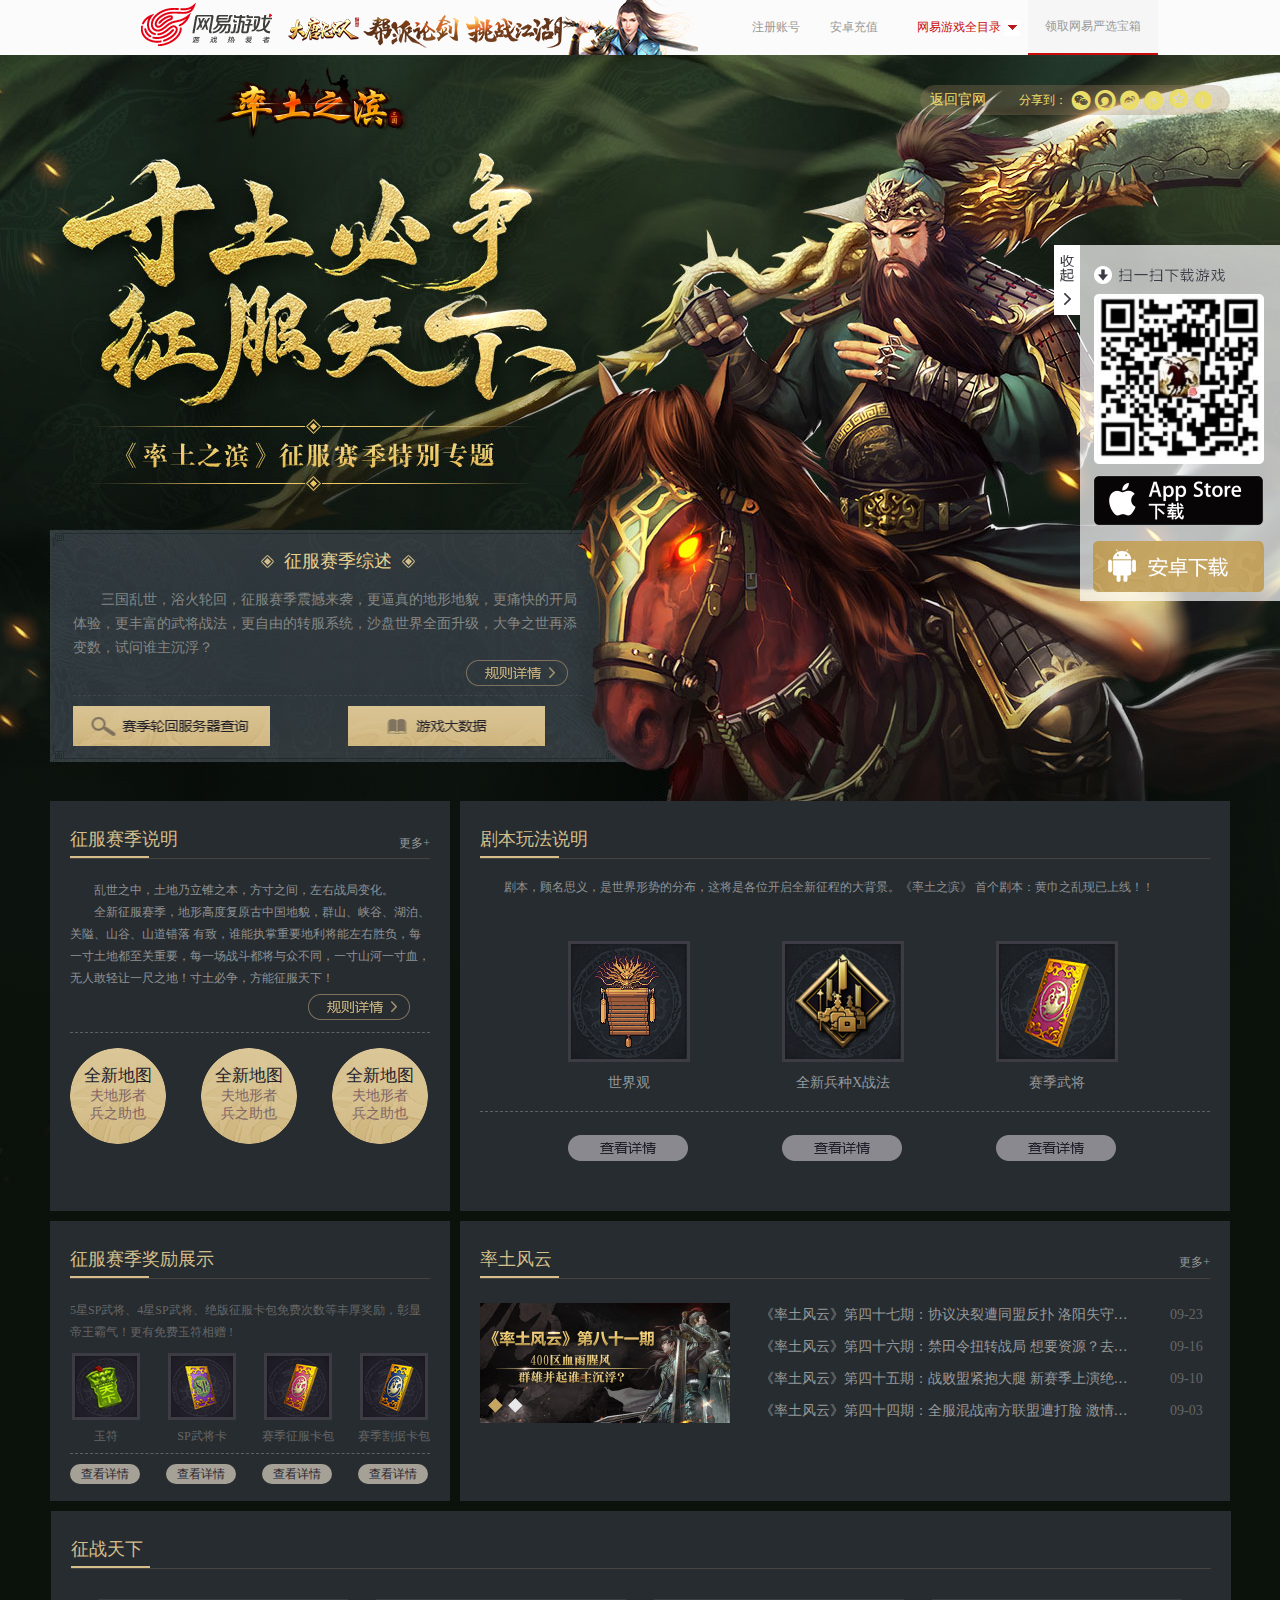
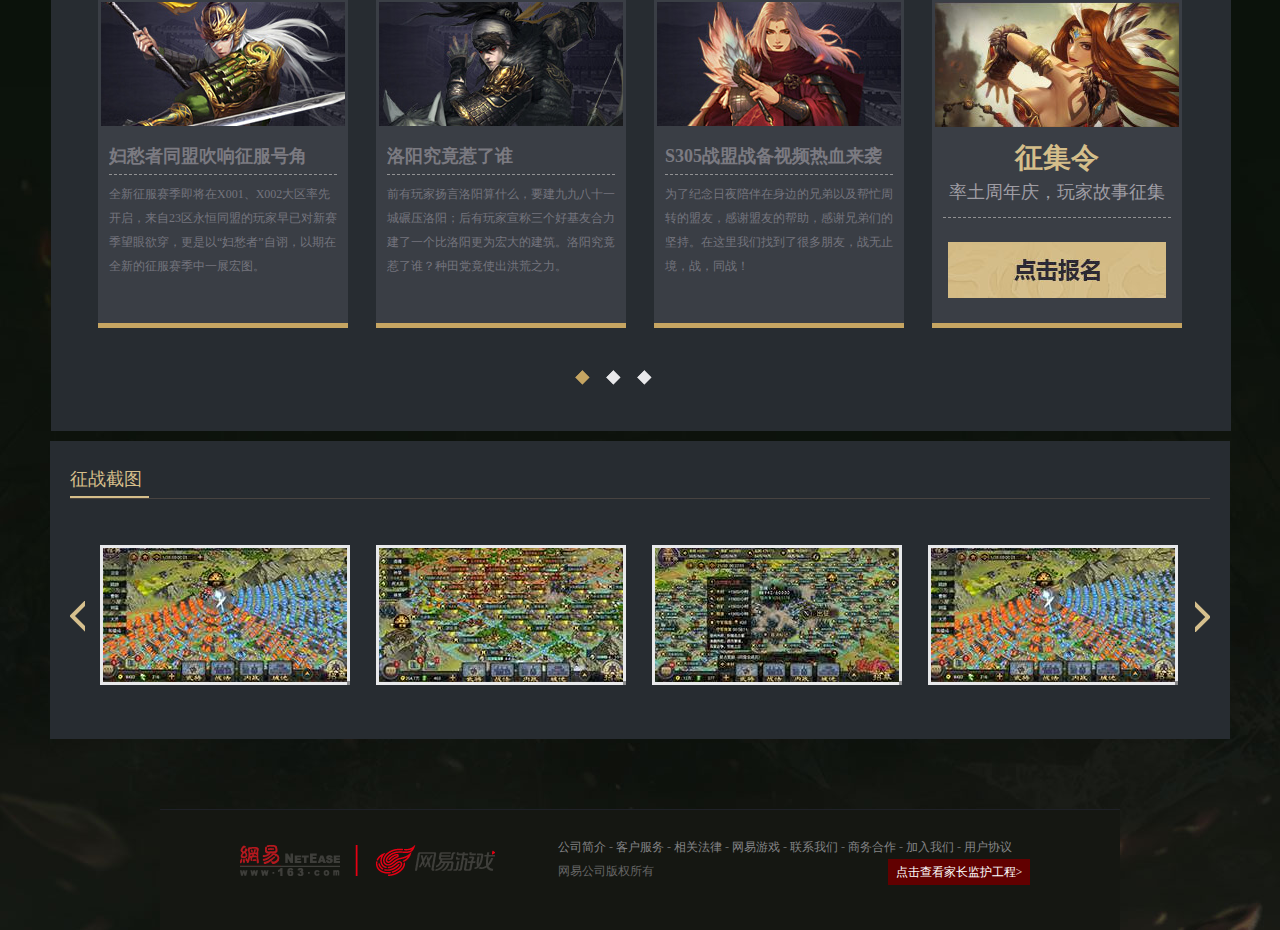
<file: jump2/stzb.163.com/index1.html>
<!doctype html>
<html lang="en">
<head>
    <meta charset="UTF-8">
    <title>Document</title>
    <link rel="stylesheet" href="css/text.css">
    <link rel="stylesheet" href="css/xuBase.css">
    <link rel="stylesheet" href="css/dong.css">
    <link rel="stylesheet" href="css/xu.css">
    <link rel="stylesheet" href="css/iconfont.css">
</head>
<body>
<!--导航栏 开始-->
<div class="nav">
    <div class="nav_in w">
        <a href="#" class="logo" title="率土之滨">
            率土之滨
        </a>

        <div class="guanggao" id="ad00">
            <a href="#" class="adChild"><img src="images/guanggao.jpg" alt="" id="gg1"></a>
            <!-- 下拉广告 -->
            <a href="#" class="guanggao2" id="gg2">
                <span id="close"></span>
            </a>
        </div>

        <a href="#" class="sign" style="margin-left:40px;">注册账号</a>
        <a href="#" class="sign">安卓充值</a>

        <div class="downList" id="downLast">
            <a href="#" class="list_title" id="lists">网易游戏全目录 <i></i></a>
            <!--下拉菜单-->
            <a href="#" id="list">
                <img src="images/guanggao3.jpg" alt="">
            </a>
        </div>

        <div class="rightBar" id="right-Bar">
            <ul class="rightbar" id="rightbar">
                <li><a href="#">领取网易严选宝箱</a></li>
                <li><a href="#">安卓充值9.8折</a></li>
            </ul>

            <span class="btn"></span>
        </div>

    </div>
</div>
<!--导航栏 结束-->

<div class="allContent">

    <!--头部内容 开始-->
    <div class="main w">
        <a href="#" class="main_logo">
            <img src="images/1e4017d173434d7b90340ddc1ae5fc1b.gif" alt="">
        </a>
        <div class="back">
            <a href="../../index.html" class="back_in">返回官网</a>
            <a href="#" class="share">分享到：
                <i class="iconfont">&#x3434;</i>
                <i class="iconfont">&#xe604;</i>
                <i class="iconfont">&#x3464;</i>
                <i class="iconfont">&#xe601;</i>
                <i class="iconfont">&#xe610;</i>
                <i class="iconfont">&#xe623;</i>
            </a>

        </div>
        <div class="relate">
            <h3>征服赛季综述</h3>
            <p>三国乱世，浴火轮回，征服赛季震撼来袭，更逼真的地形地貌，更痛快的开局体验，更丰富的武将战法，更自由的转服系统，沙盘世界全面升级，大争之世再添变数，试问谁主沉浮？</p>
            <a href="#" class="guize"></a>
            <div class="relate_foot">
                <a href="#" class="search"></a>
                <a href="#" class="data"></a>
            </div>
        </div>

        <div class="erweima" id="erweima">
            <img src="images/sidebtn_e055ab3.png" alt="" class="off" id="off">
            <div class="imgs" id="imgs">
                <img src="images/download_f35e448.jpg" alt="" class="ewm">
                <a href="javascript:;" class="anzhuo"><img src="images/iosbtn_a2cd591.png" alt="" /></a>
                <a href="javascript:;" class="anzhuo"><img src="images/androidbtn_479fb58.png" alt="" /></a>
            </div>
        </div>

    </div>
    <!--头部内容 结束-->

    <!--赛季说明玩法说明 开始-->
    <div class="explain w0">
        <div class="explainLeft fl">
            <h3>征服赛季说明</h3>
            <span class="little-span"></span>
            <a href="javascript:;" class="explainMore">更多+</a>
            <div class="leftLine"></div>

            <div class="explainContent">
                <p>乱世之中，土地乃立锥之本，方寸之间，左右战局变化。</p>
                <p>全新征服赛季，地形高度复原古中国地貌，群山、峡谷、湖泊、关隘、山谷、山道错落
                    有致，谁能执掌重要地利将能左右胜负，每一寸土地都至关重要，每一场战斗都将与众不同，一寸山河一寸血，无人敢轻让一尺之地！寸土必争，方能征服天下！
                </p>
                <a href="javascript:;" class="contentSpan"></a>
            </div>

            <ul class="explainUl">
                <li>
                    <a href="javascript:;">
                        <p>全新地图</p>
                        <span>夫地形者<br/>兵之助也</span>
                    </a>
                </li>
                <li>
                    <a href="javascript:;">
                        <p>全新地图</p>
                        <span>夫地形者<br/>兵之助也</span>
                    </a>
                </li>
                <li class="lastExplainLi">
                    <a href="javascript:;">
                        <p>全新地图</p>
                        <span>夫地形者<br/>兵之助也</span>
                    </a>
                </li>
            </ul>
        </div>

        <div class="explainRight fr">
            <h3>剧本玩法说明</h3>
            <span class="little-span"></span>
            <div class="rightLine"></div>

            <div class="playContent">
                <h6>剧本，顾名思义，是世界形势的分布，这将是各位开启全新征程的大背景。《率土之滨》 首个剧本：黄巾之乱现已上线！ !</h6>

                <ul id="playContent">
                    <li class="playLi">
                        <img src="images/jbwf01_00e087f.jpg" alt="">
                        <p>世界观</p>
                    </li>
                    <li>
                        <img src="images/jbwf02_1487780.jpg" alt="">
                        <p>全新兵种X战法</p>
                    </li>
                    <li>
                        <img src="images/jbwf03_5f75858.jpg" alt="">
                        <p>赛季武将</p>
                    </li>
                </ul>
            </div>

            <ul class="playSee" id="playSee">
                <li class="playSeeLi"><a href="javascript:;"></a></li>
                <li><a href="javascript:;"></a></li>
                <li><a href="javascript:;"></a></li>
            </ul>
        </div>
    </div>
    <!--赛季说明玩法说明 结束-->

    <!--奖励栏 开始-->
    <div class="prize w0">

        <div class="prize-left fl">
            <h3>征服赛季奖励展示</h3>
            <span class="little-span"></span>

            <div class="left-content">
                <p>5星SP武将、4星SP武将、绝版征服卡包免费次数等丰厚奖励，彰显帝王霸气！更有免费玉符相赠 !</p>
                <ul id="leftContentUl">
                    <li>
                        <img src="images/reword1_d7a5d19.png" alt="">
                        <p>玉符</p>
                    </li>
                    <li>
                        <img src="images/reword2_87ac620.png" alt="">
                        <p>SP武将卡</p>
                    </li>
                    <li>
                        <img src="images/reword3_274ceaf.png" alt="">
                        <p>赛季征服卡包</p>
                    </li>
                    <li class="left-lastli">
                        <img src="images/reword4_eb12903.png" alt="">
                        <p>赛季割据卡包</p>
                    </li>
                </ul>
            </div>

            <div class="left-bottom">
                <ul id="leftBottomUl">
                    <li><a href="javascript:;">查看详情</a></li>
                    <li><a href="javascript:;">查看详情</a></li>
                    <li><a href="javascript:;">查看详情</a></li>
                    <li class="bottomli"><a href="javascript:;">查看详情</a></li>
                </ul>

            </div>
        </div>

        <div class="prize-right fr">
            <h3>率土风云</h3>
            <span class="little-span"></span>
            <a href="javascript:;" class="more">更多+</a>
            <div class="line"></div>

            <div class="right-content">
                <div class="left-box">
                    <ul>
                        <li class="fl">
                            <a href="javascript:;"><img src="images/001.gif" alt="" width="250"></a>
                        </li>
                        <li class="fl">
                            <a href="javascript:;"><img src="images/000.gif" alt="" width="250"></a>
                        </li>
                    </ul>

                    <span class="span01"></span>
                    <span class="span02"></span>
                </div>

                <div class="right-box">
                    <ul>
                        <li>
                            <a href="javascript:;">
                                《率土风云》第四十七期：协议决裂遭同盟反扑 洛阳失守惨遭驱逐
                            </a>
                            <span class="content-date">09-23</span>
                        </li>
                        <li>
                            <a href="javascript:;">
                                《率土风云》第四十六期：禁田令扭转战局 想要资源？去敌方抢！
                            </a>
                            <span class="content-date">09-16</span>
                        </li>
                        <li>
                            <a href="javascript:;">
                                《率土风云》第四十五期：战败盟紧抱大腿 新赛季上演绝地复仇大戏
                            </a>
                            <span class="content-date">09-10</span>
                        </li>
                        <li>
                            <a href="javascript:;">
                                《率土风云》第四十四期：全服混战南方联盟遭打脸 激情乱斗低势力值小号被逼参战
                            </a>
                            <span class="content-date">09-03</span>
                        </li>
                    </ul>
                </div>
            </div>
        </div>

    </div>
    <!--奖励栏 结束-->

    <!--征战天下 开始-->
    <div class="world w0">
        <h3>征战天下</h3>
        <span class="little-span"></span>
        <div class="world-line"></div>

        <div class="world-content" id="world-content">
            <div class="ulAll">
                <ul class="world-ul01">
                <li>
                    <a href="javascript:;">
                        <img src="images/004.jpg" alt="">
                        <h4>妇愁者同盟吹响征服号角</h4>
                        <p>全新征服赛季即将在X001、X002大区率先开启，来自23区永恒同盟的玩家早已对新赛季望眼欲穿，更是以“妇愁者”自诩，以期在全新的征服赛季中一展宏图。</p>
                    </a>
                </li>
                <li>
                    <a href="javascript:;">
                        <img src="images/005.jpg" alt="">
                        <h4>洛阳究竟惹了谁</h4>
                        <p>前有玩家扬言洛阳算什么，要建九九八十一城碾压洛阳；后有玩家宣称三个好基友合力建了一个比洛阳更为宏大的建筑。洛阳究竟惹了谁？种田党竟使出洪荒之力。</p>
                    </a>
                </li>
                <li>
                    <a href="javascript:;">
                        <img src="images/006.jpg" alt="">
                        <h4>S305战盟战备视频热血来袭</h4>
                        <p>为了纪念日夜陪伴在身边的兄弟以及帮忙周转的盟友，感谢盟友的帮助，感谢兄弟们的坚持。在这里我们找到了很多朋友，战无止境，战，同战！</p>
                    </a>
                </li>
                <li class="world-04">
                    <a href="javascript:;">
                        <img src="images/007.jpg" alt="">
                        <h5>征集令</h5>
                        <p>率土周年庆，玩家故事征集</p>
                        <div class="callname"></div>
                    </a>
                </li>
            </ul>
                <ul class="world-ul01">
                <li>
                    <a href="javascript:;">
                        <img src="images/005.jpg" alt="">
                        <h4>妇愁者同盟吹响征服号角</h4>
                        <p>全新征服赛季即将在X001、X002大区率先开启，来自23区永恒同盟的玩家早已对新赛季望眼欲穿，更是以“妇愁者”自诩，以期在全新的征服赛季中一展宏图。</p>
                    </a>
                </li>
                <li>
                    <a href="javascript:;">
                        <img src="images/004.jpg" alt="">
                        <h4>洛阳究竟惹了谁</h4>
                        <p>前有玩家扬言洛阳算什么，要建九九八十一城碾压洛阳；后有玩家宣称三个好基友合力建了一个比洛阳更为宏大的建筑。洛阳究竟惹了谁？种田党竟使出洪荒之力。</p>
                    </a>
                </li>
                <li>
                    <a href="javascript:;">
                        <img src="images/007.jpg" alt="">
                        <h4>S305战盟战备视频热血来袭</h4>
                        <p>为了纪念日夜陪伴在身边的兄弟以及帮忙周转的盟友，感谢盟友的帮助，感谢兄弟们的坚持。在这里我们找到了很多朋友，战无止境，战，同战！</p>
                    </a>
                </li>
                <li class="world-04">
                    <a href="javascript:;">
                        <img src="images/006.jpg" alt="">
                        <h5>征集令</h5>
                        <p>率土周年庆，玩家故事征集</p>
                        <div class="callname"></div>
                    </a>
                </li>
            </ul>
                <ul class="world-ul01">
                <li>
                    <a href="javascript:;">
                        <img src="images/007.jpg" alt="">
                        <h4>妇愁者同盟吹响征服号角</h4>
                        <p>全新征服赛季即将在X001、X002大区率先开启，来自23区永恒同盟的玩家早已对新赛季望眼欲穿，更是以“妇愁者”自诩，以期在全新的征服赛季中一展宏图。</p>
                    </a>
                </li>
                <li>
                    <a href="javascript:;">
                        <img src="images/006.jpg" alt="">
                        <h4>洛阳究竟惹了谁</h4>
                        <p>前有玩家扬言洛阳算什么，要建九九八十一城碾压洛阳；后有玩家宣称三个好基友合力建了一个比洛阳更为宏大的建筑。洛阳究竟惹了谁？种田党竟使出洪荒之力。</p>
                    </a>
                </li>
                <li>
                    <a href="javascript:;">
                        <img src="images/004.jpg" alt="">
                        <h4>S305战盟战备视频热血来袭</h4>
                        <p>为了纪念日夜陪伴在身边的兄弟以及帮忙周转的盟友，感谢盟友的帮助，感谢兄弟们的坚持。在这里我们找到了很多朋友，战无止境，战，同战！</p>
                    </a>
                </li>
                <li class="world-04">
                    <a href="javascript:;">
                        <img src="images/005.jpg" alt="">
                        <h5>征集令</h5>
                        <p>率土周年庆，玩家故事征集</p>
                        <div class="callname"></div>
                    </a>
                </li>
            </ul>
                <ul class="world-ul01">
                    <li>
                        <a href="javascript:;">
                            <img src="images/004.jpg" alt="">
                            <h4>妇愁者同盟吹响征服号角</h4>
                            <p>全新征服赛季即将在X001、X002大区率先开启，来自23区永恒同盟的玩家早已对新赛季望眼欲穿，更是以“妇愁者”自诩，以期在全新的征服赛季中一展宏图。</p>
                        </a>
                    </li>
                    <li>
                        <a href="javascript:;">
                            <img src="images/005.jpg" alt="">
                            <h4>洛阳究竟惹了谁</h4>
                            <p>前有玩家扬言洛阳算什么，要建九九八十一城碾压洛阳；后有玩家宣称三个好基友合力建了一个比洛阳更为宏大的建筑。洛阳究竟惹了谁？种田党竟使出洪荒之力。</p>
                        </a>
                    </li>
                    <li>
                        <a href="javascript:;">
                            <img src="images/006.jpg" alt="">
                            <h4>S305战盟战备视频热血来袭</h4>
                            <p>为了纪念日夜陪伴在身边的兄弟以及帮忙周转的盟友，感谢盟友的帮助，感谢兄弟们的坚持。在这里我们找到了很多朋友，战无止境，战，同战！</p>
                        </a>
                    </li>
                    <li class="world-04">
                        <a href="javascript:;">
                            <img src="images/007.jpg" alt="">
                            <h5>征集令</h5>
                            <p>率土周年庆，玩家故事征集</p>
                            <div class="callname"></div>
                        </a>
                    </li>
                </ul>
            </div>

            <!--放一个假按钮-->
            <span class="worldSpan" id="worldSpan"></span>
        </div>

        <ul class="world-ul02">
            <li class="current"></li>
            <li></li>
            <li></li>
        </ul>

    </div>
    <!--征战天下 结束-->

    <!--征战截图 开始-->
    <div class="screenshot w0">
        <h3>征战截图</h3>
        <span class="little-span"></span>
        <div class="screenshot-line"></div>

        <div class="screenshot-img" id="screenshot-img">
            <div class="screenUl">
                <ul class="screenul01">
                    <li>
                    <img src="images/screenshot01.jpg" alt="">
                    <a class="screenA01">
                        <span>
                            <img src="images/222.png" alt="">
                        查看详情
                        </span>
                    </a>
                    <span class="screenSpan02"></span>
                </li>
                    <li>
                        <img src="images/screenshot02.jpg" alt="">
                        <a class="screenA01">
                        <span>
                            <img src="images/222.png" alt="">
                        查看详情
                        </span>
                        </a>
                        <span class="screenSpan02"></span>
                    </li>
                    <li>
                        <img src="images/screenshot03.jpg" alt="">
                        <a class="screenA01">
                        <span>
                            <img src="images/222.png" alt="">
                        查看详情
                        </span>
                        </a>
                        <span class="screenSpan02"></span>
                    </li>
                    <li>
                        <img src="images/screenshot01.jpg" alt="">
                        <a class="screenA01">
                        <span>
                            <img src="images/222.png" alt="">
                        查看详情
                        </span>
                        </a>
                        <span class="screenSpan02"></span>
                    </li>
                </ul>
                <ul>
                    <li>
                        <img src="images/screenshot01.jpg" alt="">
                        <a class="screenA01">
                        <span>
                            <img src="images/222.png" alt="">
                        查看详情
                        </span>
                        </a>
                        <span class="screenSpan02"></span>
                    </li>
                    <li>
                        <img src="images/screenshot02.jpg" alt="">
                        <a class="screenA01">
                        <span>
                            <img src="images/222.png" alt="">
                        查看详情
                        </span>
                        </a>
                        <span class="screenSpan02"></span>
                    </li>
                    <li>
                        <img src="images/screenshot03.jpg" alt="">
                        <a class="screenA01">
                        <span>
                            <img src="images/222.png" alt="">
                        查看详情
                        </span>
                        </a>
                        <span class="screenSpan02"></span>
                    </li>
                    <li>
                        <img src="images/screenshot01.jpg" alt="">
                        <a class="screenA01">
                        <span>
                            <img src="images/222.png" alt="">
                        查看详情
                        </span>
                        </a>
                        <span class="screenSpan02"></span>
                    </li>
                </ul>
                <ul>
                    <li>
                        <img src="images/screenshot01.jpg" alt="">
                        <a class="screenA01">
                        <span>
                            <img src="images/222.png" alt="">
                        查看详情
                        </span>
                        </a>
                        <span class="screenSpan02"></span>
                    </li>
                    <li>
                        <img src="images/screenshot02.jpg" alt="">
                        <a class="screenA01">
                        <span>
                            <img src="images/222.png" alt="">
                        查看详情
                        </span>
                        </a>
                        <span class="screenSpan02"></span>
                    </li>
                    <li>
                        <img src="images/screenshot03.jpg" alt="">
                        <a class="screenA01">
                        <span>
                            <img src="images/222.png" alt="">
                        查看详情
                        </span>
                        </a>
                        <span class="screenSpan02"></span>
                    </li>
                    <li>
                        <img src="images/screenshot01.jpg" alt="">
                        <a class="screenA01">
                        <span>
                            <img src="images/222.png" alt="">
                        查看详情
                        </span>
                        </a>
                        <span class="screenSpan02"></span>
                    </li>
                </ul>
                <ul>
                    <li>
                        <img src="images/screenshot01.jpg" alt="">
                        <a class="screenA01">
                        <span>
                            <img src="images/222.png" alt="">
                        查看详情
                        </span>
                        </a>
                        <span class="screenSpan02"></span>
                    </li>
                    <li>
                        <img src="images/screenshot02.jpg" alt="">
                        <a class="screenA01">
                        <span>
                            <img src="images/222.png" alt="">
                        查看详情
                        </span>
                        </a>
                        <span class="screenSpan02"></span>
                    </li>
                    <li>
                        <img src="images/screenshot03.jpg" alt="">
                        <a class="screenA01">
                        <span>
                            <img src="images/222.png" alt="">
                        查看详情
                        </span>
                        </a>
                        <span class="screenSpan02"></span>
                    </li>
                    <li>
                        <img src="images/screenshot01.jpg" alt="">
                        <a class="screenA01">
                        <span>
                            <img src="images/222.png" alt="">
                        查看详情
                        </span>
                        </a>
                        <span class="screenSpan02"></span>
                    </li>
                </ul>
            </div>
        </div>

        <span class="screenleft" id="screenleft"></span>
        <span class="screenright" id="screenright"></span>
    </div>
    <!--征战截图 结束-->

    <!--底部 开始-->
    <div class="footer">
        <div class="footerTop">
            <img src="images/netease.1.png" alt="">
            <img src="images/nie.1.png" alt="">
        <span>
            <a href="javascript:;">公司简介</a> -
            <a href="javascript:;">客户服务</a> -
            <a href="javascript:;">相关法律</a> -
            <a href="javascript:;">网易游戏</a> -
            <a href="javascript:;">联系我们</a> -
            <a href="javascript:;">商务合作</a> -
            <a href="javascript:;">加入我们</a> -
            <a href="javascript:;">用户协议</a>
            <br />
            <i>网易公司版权所有</i>
        </span>

            <a href="javascript:;" class="clicKSee">点击查看家长监护工程></a>
        </div>

        <!--<div class="footerBottom">-->
        <!--<p>本游戏适合16岁以上的玩家进入。</p>-->
        <!--<p>积极健康的游戏心态是健康游戏的开端，本游戏故事情节设置紧凑，请您合理控制游戏时间，避免沉溺游戏影响生活，注意自我保护，防范网络陷阱。</p>-->
        <!--<P><i>《网络游戏管理暂行办法》</i> 文网游备字[2015]M-SLG0920号 《网络文化经营许可证》 浙网文[2016]0155-055号</P>-->
        <!--</div>-->
    </div>
    <!--底部 结束-->

</div>

<script src="js/123.js"></script>
<script src="js/jquery-1.12.4.js"></script>
<script>
    $(function () {
        //导航栏动画 开始

        //鼠标移入 移出 guanggao
        $(".guanggao").mouseenter(function () {
            $(".guanggao2").show();
            $(".adChild").hide();
        });
        $(".guanggao").mouseleave(function () {
            $(".guanggao2").hide();
            $(".adChild").show();
        });
        $("#close").click(function () {
            $(".guanggao2").hide();
            $(".adChild").show();
        })

        //鼠标移入downLast显示下拉菜单
        $("#downLast").mouseenter(function () {
            $("#list").stop().slideDown(500);
        });

        //鼠标移出downLast隐藏下拉菜单
        $("#downLast").mouseleave(function () {
            $("#list").stop().slideUp(500);
        });
        
        //自动播放动画
        //01.在ul中克隆一个第一个li
        var pic = 0;
        $('<li><a href="#">领取网易严选宝箱</a></li>').appendTo("#rightbar");
        $(".btn").click(function () {
            if(pic == 2) {
                $("#rightbar").css("top","0");
                pic = 0;
            }
            pic++;
            $("#rightbar").stop().animate({top:-pic*55});
        });
        //导航栏动画 结束
        
        
        //头部内容中的二维码动效
        var flag = true;
        $("#off").click(function () {
            if(flag) {
                $("#erweima").stop().animate({right:-200});
                flag = false;
            } else {
                $("#erweima").stop().animate({right:0});
                flag = true;
            }
        })

        //剧本玩法说明
        //查看详情 -- 鼠标移入移出事件
        $("#playSee li").mouseenter(function () {
            var ind = $(this).index();
            $("#playContent img").eq(ind).css("borderColor","#C6A562");
        })
        $("#playSee li").mouseleave(function () {
            var ind = $(this).index();
            $("#playContent img").eq(ind).css("borderColor","#3D3C44");
        })
        //图片 鼠标移入移出事件
        $("#playContent img").mouseenter(function () {
            $(this).css("borderColor","#C6A562").css("cursor","pointer");

        })
        $("#playContent img").mouseleave(function () {
            $(this).css("borderColor","#3D3C44");
        })

        //征服赛季奖励展示
        //查看详情 鼠标移入移出事件
        $("#leftBottomUl li").on("mouseenter",function () {
            $("#leftContentUl img").eq($(this).index()).css("borderColor","#C6A562");
        })
        $("#leftBottomUl li").on("mouseleave",function () {
            $("#leftContentUl img").eq($(this).index()).css("borderColor","#3D3C44");
        })

        //率土风云
        //01.小轮播图
        $(".left-box span").on("mouseenter",function () {
            $(this).css("backgroundImage",'url("images/003.png")');
        })
        $(".left-box span").on("mouseleave",function () {
            $(this).css("backgroundImage",'url("images/002.png")');
        })

        $(".span01").mouseenter(function () {
            $(".left-box ul").stop().animate({left:0})
        })
        $(".span02").mouseenter(function () {
            $(".left-box ul").stop().animate({left:-250})
        })


               //征战天下
        $(".world-ul01 li").mouseenter(function () {
            $(this).stop().animate({top:-10})
                    .css("backgroundColor","#E8E8EA");
        }).mouseleave(function () {
            $(this).stop().animate({top:0})
                    .css("backgroundColor","#3A3E45");
        })

        $(".world-ul02 li").click(function () {
            var ind = $(this).index();
            var len = $(".world-ul01").width();
            $(this).addClass("current").siblings().removeClass("current");
            $(".ulAll").stop().animate({left:-len*ind});
            imga = $(this).index;
        })
        //假按钮点击事件
        var imga = 0;
        $(".worldSpan").click(function () {
            var wid = $(".world-ul01").width();//一个UL的宽度
            if(imga == 3) {
                $(".ulAll").css("left","0");
                imga = 0;
            }
            $(".world-ul02 li").eq(imga).removeClass("current");

            imga++;
            $(".ulAll").stop().animate({left:-wid*imga})

            if(imga== 3) {
                $(".world-ul02 li").eq(0).addClass("current");
            } else {
                $(".world-ul02 li").eq(imga).addClass("current");
            }
        })


        //征战截图
        //鼠标移入移出事件
        $(".screenUl li").mouseenter(function () {
            $(this).css("cursor","pointer");
            $(this).children("a").stop().animate({top:0});
            $(this).children("span").stop().animate({bottom:2});
        });

        $(".screenUl li").mouseleave(function () {
            $(this).children("a").stop().animate({top:-131});
            $(this).children("span").stop().animate({bottom:-130});
        });

        //点击按钮事件
        var img = 0;
        $("#screenright").click(function () {
            var wid = $(".screenul01").width();//一个UL的宽度
            if(img == 3) {
                $(".screenUl").css("left","0");
                img = 0;
            }
            img++;
            $(".screenUl").stop().animate({left:-wid*img})
        });

        $("#screenleft").click(function () {
            var wid = $(".screenul01").width();//一个UL的宽度
            if(img == 0) {
                $(".screenUl").css("left",-wid*3);
                img = 3;
            }
            img--;
            $(".screenUl").stop().animate({left:-wid*img})
        });

    })
</script>


</body>
</html>
</file>
<file: css/xiongBase.css>
/*通用样式*/
p, ul, ol, li, dt, dd, dl, h1, h2, h3, h4, h5, h6, div, body, html {
    margin: 0;
    padding: 0;
    font-family: 黑体;
}

em, i, strong, ins {
    font-style: normal;
    text-decoration: none;
}

a {
    text-decoration: none;
}

ul, ol {
    list-style: none;
}

.heart {
    width: 90%;
}

body {
    background: #22212B;
}

.bg {
    background: url(../img/images/bg_9b28649.png);
}

.clearfix:after {
    content: "\2020";
    display: block;
    height: 0px;
    visibility: hidden;
    clear: both;
}

.clearfix:after {
    *zoom: 1;
}

/*顶部样式*/
.top {
    height: 55px;
    background: #fff;
}

#logo {
    margin-left: 40px;
    margin-right: 10px;
}

.top-main {
    width: 84%;
    height: 100%;
    margin: 0px auto;
}

.top-ul {
    float: right;
}

.top-ul ul {
    margin-right: 50px;
}

.top-ul li {
    float: left;
    background: #fff;
    line-height: 55px;
    margin: 0px 16px;
    font-size: 12px;
    color: #777;
    font-weight: bold;
    position: relative;
}

.top-ul li.last {
    height: 55px;
    overflow: hidden;
}

.top-ul #topmenu {
    width: 12px;
    position: relative;
    bottom: 2px;
}

.top-bottom {
    width: 1000px;
    height: 400px;
    display: none;
}

.top-main .logobig {
    width: 980px;
    height: 250px;
    background: url(../img/topbig.jpg) no-repeat;
    display: none;
}

/*头部样式*/
.headimg{
    width: 100%;
    height:671px;
    position: absolute;
    left:0px;
    top:0px;
}
.head span.head-ex{
    position: absolute;
    top:571px;
    width: 100%;
    height: 100px;
    background:rgba(255,255,255,.1);
    display: block;
}
.head .headlogo{
    position: absolute;
    top:220px;
    left:160px;
    z-index:5;
}
.head {
    position: relative;
    overflow: hidden;
}

.head object {x
    position: absolute;
    left: 0;
    top: 0;
    z-index: -1;
}

.head-top {
    height: 575px;
}

.headtop-left {
    position: relative;
}

.headtop-left div {
    float: left;
}

/*苟文秀*/
/*主页头部css*/
.head .introduce {
    width: 370px;
    height: 205px;
    position: absolute;
    background-color: #3c3b46;
    border: 1px solid #565561;
    left: 165px;
    top: 112px;
    padding: 15px 15px;
    display: none;
    cursor: pointer;
}

.head .introduce p {
    line-height: 24px;
    font-size: 14px;
    color: #e0e0e0;
    font-family: "宋体";
    font-weight: 200;
}

/*小三角的制作方法*/
.head .introduce .introduce-jiao {
    display: inline-block;
    border-bottom: 10px solid #3c3b46;
    border-top: 10px solid transparent;
    border-right: 10px solid transparent;
    border-left: 10px solid transparent;
    position: absolute;
    top: -17px;
    left: 40px;
}

/*导航条中小图标的添加*/
.head .headtop-nav .headtop-nav-ul a .head-icon {
    display: inline-block;
    width: 12px;
    height: 12px;
    background: url(../img/index.png) no-repeat -1298px -485px;
    display: none;
}

.head .reveal {
    display: inline-block;
    width: 236px;
    height: 106px;
    padding: 8px;
    border-radius: 20px;
    position: absolute;
    background-color: #fff;
    /*border: 1px solid red;*/
}

.head .g-weixin {
    top: 65px;
    right: 100px;
    display: none;
}

.head .g-yixin {
    display: none;
    top: 65px;
    right: 54px;
}

/*苟文秀*/

.headtop-left div.first img {
    margin: 30px 10px auto 70px;
}

.headtop-left div.second img {
    margin: 15px auto 2px auto;
}

.headtop-left p {
    font-size: 10px;
    color: #d9c89a;
    font-weight: bold;
}

.headtop-left input {
    border-radius: 8px;
    border: 0px none;
    background: #d9c89a;
    outline: none;
    width: 120px;
    line-height: 16px;
    margin: 6px 4px;
    font-size: 10px;
    font-weight: bold;
    color: #555;
}

.guanzhu .first {
    display: inline-block;
    width: 33px;
    height: 33px;
    background: url(../img/index.png) no-repeat;
    background-position: -1207px -482px;
}

.guanzhu .second {
    display: inline-block;
    width: 33px;
    height: 33px;
    background: url(../img/index.png) no-repeat;
    background-position: -940px -482px;
}

.headtop-nav ul {
    margin: 15px 20px;
    height: 38px;
    background: rgba(0, 0, 0, .5);
    overflow: hidden;
    text-align: center;
    margin: 34px 48px;
    font-size: 12px;
}

.headtop-nav li {
    float: left;
    width: 116px;
    border-right: 1px dotted #888;
    margin: 10px 3px auto 3px;
    color: #999;
    font-weight: bold;
}

.headtop-nav li span.first, .headtop-nav li span.second {
    position: relative;
    bottom: 8px;
}

.head-bottom {
    background: rgba(0, 0, 0, .5);
    height: 96px;
    width: 100%;
}

.headbottom-left {
    margin-left: 66px;
    position: relative;
    float: left;
    width: 410px;
}

.headbottom-left img {
    width: 110px;
    position: relative;
    bottom: 38px;
    z-index: 2;
}

.headbottom-left p {
    position: absolute;
    top: 16px;
    left: 150px;
    color: #aaa;
    font-weight: bold;
    font-size: 20px;
}

.headbottom-left span {
    display: inline-block;
    height: 22px;
    width: 22px;
    background: url(../img/index.png);
    background-position: -1276px -482px;
    position: absolute;
    left: 120px;
    top: 16px;
}

.headbottom-left h4 {
    position: absolute;
    top: 45px;
    left: 130px;
    color: #ddd;
    font-weight: bold;
    font-size: 24px;
}

.headbottom-middle {
    float: left;
    position: relative;
    z-index:3;
}

.headbottom-middle span.iphonedown {
    display: inline-block;
    width: 190px;
    height: 60px;
    background: url(../img/index.png);
    background-position: -1454px -344px;
    margin: 20px 2px;
}

.headbottom-middle span.anroiddown {
    display: inline-block;
    width: 190px;
    height: 60px;
    background: url(../img/index.png);
    background-position: -843px -424px;
    margin: 20px 2px;
}

.headbottom-right {
    float: left;
    position: relative;
    width: 400px;
    height: 94px;
}

.headbottom-right .search span {
    display: inline-block;
    height: 20px;
    width: 20px;
    background: url(../img/index.png);
    background-position: -1770px -457px;
    margin: 20px auto auto 16px;
}

.headbottom-right .search em {
    color: #bbb;
    font-weight: bold;
    font-size: 12px;
    position: relative;
    bottom: 6px;
    left: 3px;
}

.headbottom-right .search input.sea {
    outline: none;
    margin-left: 20px;
    height: 26px;
    width: 170px;
    font-size: 12px;
}

.headbottom-right .search input.btn {
    height: 26px;
    border-radius: 2px;
    line-height: 12px;
    color: #eee;
    font-weight: bold;
    background: #bf3838;
}

.headbottom-right span.gift {
    display: inline-block;
    width: 121px;
    height: 94px;
    background: url(../img/index.png);
    background-position: -720px -425px;
    position: absolute;
    right: 0px;
    top: 0px;
}

/*头部底端白线遮挡*/
.headex {
    width: 100%;
    background: #22212B;
    height: 10px;
    position: relative;
    bottom: 4px;
}

/*中部旋转*/
.turn {
    display: inline-block;
    width: 100px;
    height: 100px;
    position: absolute;
    left: 908px;
    top: 308px;
    z-index:3;
    background: url(../img/zhuanwhite.png);
    cursor: pointer;
}

.sanjiao {
    display: inline-block;
    width: 35px;
    height: 35px;
    position: absolute;
    left: 945px;
    top: 338px;
    background: url(../img/sanjiao.png);
    cursor: pointer;
}

/*卷轴部分*/
.juan {
    position: absolute;
    left: 45px;
    top: 110px;
    z-index:5;
    display: none;
}

.juanmain {
    height: 450px;
    width: 42px;
    background: url(../img/juanmain.png);
    float: left;
    position: relative;
}

.juanright {
    height: 450px;
    width: 42px;
    background: url(../img/juanright.png);
    float: left;
}

.juanimg01, .juanimg02, .juanimg03 {
    position: absolute;
    top: 100px;
    left: 42px;
    display: none;
}

.juanimg01 {
    display: block;
}

.juan .leftarrow, .juan .rightarrow {
    display: inline-block;
    position: absolute;
    top: 160px;
    width: 42px;
    height: 120px;
    background: rgba(0, 0, 0, .6);
    border-radius: 4px;
}

.juan .arrow {
    display: none;
}

.juan span img {
    width: 70px;
}

.juan .leftarrow {
    left: 0px;
}

.juan .leftarrow img {
    position: relative;
    left: -28px;
    top: 24px;
}

.juan .rightarrow {
    right: 0px;
}

.juan .rightarrow img {
    position: relative;
    right: -8px;
    top: 24px;
}

/*主体部分*/
.main {
    height: 600px;
}

/*游戏资料*/
.recourse {
    margin-top: 60px;
}

.recourse h3 {
    color: #eee;
    margin: 5px 90px;
}

.recourse-main {
    width: 1180px;
    height: 240px;
    margin: 10px auto;
    position: relative;
    overflow: hidden;
}

.recourse-main ul {
    width: 1180px;
    height: 240px;
    position: relative;
}

.recourse-main > ul > li {
    float: left;
    overflow: hidden;
    width: 100px;
    position: relative;
}

.recourse-main > ul > li:nth-child(1) {
    width: 680px;
}

.recourse-main .fork {
    float: left;
    width: 100px;
    position: relative;
}

.recourse-main .fork img.real {
    position: absolute;
    top: 0;
    left: 0;
    display: none;
}

.imgrotateY {
    transform: rotateY(180deg);
}

.recourse-main .fork span {
    display: inline-block;
    width: 30px;
    height: 30px;
    background: url(../img/index.png);
    position: absolute;
    right: 35px;
    top: 152px;
    transition: transform 1s;
}

.recourse-main span.respan01 {
    background-position: -1075px -485px;
}

.recourse-main span.respan02 {
    background-position: -908px -485px;
}

.recourse-main span.respan03 {
    background-position: -1140px -485px;
}

.recourse-main span.respan04 {
    background-position: -1107px -485px;
}

.recourse-main span.respan05 {
    background-position: -1010px -485px;
}

.recourse-main span.respan06 {
    background-position: -976px -485px;
}

.recourse-main .retext {
    float: left;
    width: 580px;
    height: 240px;
    background: #2A2833;
}

.retext {
    position: absolute;
    z-index: 2;
    left: 100px;
    top: 0px;
}

.retext h3 {
    width: 500px;
    font-size: 16px;
    margin: 10px 20px 4px;
    border-bottom: 1px solid #333;
}

.retext h3 i {
    display: inline-block;
    height: 100%;
    padding-bottom: 12px;
    padding-left: 4px;
    width: 80px;
    border-bottom: 1px solid #eee;
}

.retext ul {
    font-size: 10px;
}

.retext li {
    margin: 12px 16px;
}

.retextul {
    float: left;
    width: 260px;
}

.retextul li {
    position: relative;
}

.retextul li h4 {
    font-size: 13px;
    display: inline-block;
    white-space: nowrap;
    overflow: hidden;
    text-overflow: ellipsis;
    width: 220px;
    position: relative;
    top: 2px;
}

.retextul li:hover {
    color: #ccc;
    font-weight: bold;
}

.retextimg {
    width: 220px;
    float: right;
}

.retextimg img:nth-child(1) {
    margin: 16px 10px 0px 10px;
}

.retextimg img:nth-child(2) {
    margin: 10px;
}

/*游戏特色*/
.spec {
    width: 1180px;
    margin: 60px auto 40px;
    color: #eee;
    font-weight: bold;
}

.spec h3 {
    margin: 10px;
}

.spec-main {
    width: 1180px;
    height: 240px;
}

.spec-main li {
    position: relative;
}

.spec-main span {
    display: inline-block;
    width: 100px;
    height: 240px;
    background: url(../img/index.png);
    position: absolute;
    left: 0;
    top: 0;
}

.spec-main span.specspan01 {
    background-position: 0 -432px;
}

.spec-main span.specspan02 {
    background-position: -617px 0;
    display: none;
}

.spec-main span.specspan03 {
    background-position: -514px 0;
    display: none;
}

.spec-main span.specspan04 {
    background-position: -413px 0;
    display: none;
}

.spec-main ul li {
    float: left;
    width: 100px;
    overflow: hidden;
}

.spec-main ul li:nth-child(1) {
    width: 880px;
}

/*边栏部分*/

.aside-left, .aside-right {
    width: 65px;
    height: 500px;
    float: left;
    border-radius: 8px;
    position: absolute;
    top: 800px;
    z-index: 2;
}

.aside-right {
    right: 0px;
}

.aside-left span {
    display: inline-block;
    width: 65px;
    height: 500px;
    background: url(../img/leftaside.png);
    position: absolute;
    left: 0px;
}

.aside-right span {
    display: inline-block;
    width: 65px;
    height: 500px;
    background: url(../img/rightaside.png);
    position: absolute;
    right: 0px;
}

.aside-left p {
    width: 65px;
    height: 60px;
    position: absolute;
    bottom: 10px;
    left: 0px;
}

.aside-right p {
    width: 65px;
    height: 60px;
    position: absolute;
    bottom: 10px;
    right: 0px;
}

/*//苟文秀添加底部样式*/

/*苟文秀*/

.colorWhite {
    color: #fff;
    font-weight: 700;
}

.colorGray {
    color: #616066;
}

/*首页底部开始*/
.fl {
    float: left;
}

.fr {
    float: right;
}

.footer .g-footer-top {
    width: 112%;
    height: 100px;
    margin: 0 auto;
    padding: 0 10px;
    margin-top: 67px;
    margin-bottom: 0px;
    position: relative;
    top: 0px;
    left: -67px;
}

.g-footer-top div {
    width: 260px;
    height: 90px;
    /*border: 1px solid red;*/

}

.g-footer-top img {
    opacity: 0.6;
}

.g-footer-top img:hover {
    opacity: 1;
}

.commous {
    margin-left: 10px;
    line-height: 26px;
}

.g-top-left {
    margin-left: 10px;
}

.g-top-right {
    margin-right: -56px;
}

.commous b {
    display: inline-block;
    width: 20px;
    height: 20px;
    background: url(../img/index.png) -1279px -482px;
}

.g-footer-top .g-top-center {
    margin: 0px 55px;
}

.g-footer-top .g-top-center a {
    margin: 10px;
    text-decoration: none;
    color: #616066;
    line-height: 30px;
}

.g-footer-top .g-top-center .iconfont {
    display: inline-block;
    margin-right: 10px;
    line-height: 30px;
}

.g-footer-top .g-top-center a:hover {
    color: red;
}
</file>
<file: css/gou.css>
ul, li, p, body, dl, dt, dd, ol {
    margin: 0;
    padding: 0;
    font-size: 14px;
    font-weight: 200;
}

li {
    list-style: none;
}

a {
    text-decoration: none;
    color: #98989a;
}

.fl {
    float: left;
}

.fr {
    float: right;
}

.colorwhite {
    color: white;
}

/*������ʽ����д*/
body {
    background-color: #000;
}

.g-main {
    width: 1180px;
    margin: 0 auto;
    height: 240px;
}

.g-main .g-main-left {
    width: 580px;
    height: 240px;
    overflow: hidden;
    position: relative;
    margin-right: 20px;
    /*border: 1px solid red;*/
}

.g-main .g-main-left .g-pic {
    width: 1000%;
    padding: 0;
    float: left;
    position: absolute;
    top: 0px;
    left: 0px;
}

.g-main .g-main-left ul li {
    float: left;
}

.g-main .g-main-left .g-littleNav {
    position: absolute;
    margin-right: 10px;
    bottom: 8px;
    right: 0;
    color: #fff;
    /*background-color: red;*/
}

.g-main .g-main-left .g-littleNav li {
    width: 20px;
    height: 20px;
    cursor: pointer;
    margin: 0 5px;
    font-size: 20px;
    color: aliceblue;
}

/*�м䲿��*/
.g-main .g-main-center {
    width: 380px;
    height: 240px;
    margin-right: 20px;
    background: #3c3b46;
    position: relative;

}

.g-main .g-main-center .g-main-nav {
    width: 350px;
    height: 50px;
    padding: 0 15px;
    margin: 0;
    border-bottom: 1px solid #504F59;
}

.g-main .g-main-center a {
    color: #98989a;
}

.g-main .g-main-center a:hover {
    color: #fff;
}

.g-main .g-main-center .g-main-nav .g-main-data ul {
    width: 380px;
}

.g-main .g-main-center .g-main-nav li {
    float: left;
    height: 50px;
    line-height: 50px;
    width: 50px;
    text-align: center;
}

.g-main .g-main-center .g-last {
    display: inline-block;
    width: 13px;
    height: 13px;
    line-height: 13px;
    font-size: 18px;
    text-align: center;
    border: 1px solid #96969C;
    position: absolute;
    right: 20px;
    top: 20px;
}

.g-main .g-main-center .g-last:hover {
    background-color: #e2e2e3;
}

.g-main .g-main-center .g-main-data {
    width: 380px;
    height: 170px;
    overflow: hidden;
    /*border: 1px solid red;*/
    padding-top: 10px;
    font-size: 14px;
    color: #98989a;
}

.g-main .g-main-center .g-main-data .g-main-inner {
    width: 1000%;
    height: 170px;
    position: relative;
}

.g-main .g-main-center .g-main-data ul {
    width: 370px;
    height: 170px;
    float: left;
    margin: 0;
    padding: 0 15px;

}

.g-main .g-main-center .g-main-data ul li {
    height: 34px;
    position: relative;

}

.g-main .g-main-center .g-main-data ul li a {
    display: inline-block;
    width: 310px;
    white-space: nowrap;
    overflow: hidden;
    text-overflow: ellipsis;

    /*position:absolute;*/
}

.g-main .g-main-center .g-main-data ul li a .g-item {
    display: inline-block;
    height: 34px;
    width: 60px;
    /*background-color: red;*/
    position: absolute;
    top: 0;
    right: -36px;

}

/*���ұߵĲ���*/
.g-main-right {
    width: 180px;
    height: 240px;
    background: url(../img/index.png) no-repeat -102px -432px;
}

.g-main-right a {
    color: #262530;
    font-size: 18px;
    font-weight: 700;
    text-align: center;
    line-height: 180px;
    position: relative;
    overflow: hidden;

}

.g-main-right .g-main-top {
    display: inline-block;
    width: 180px;
    height: 119px;
    margin-bottom: 1px;

}

.g-main-right a:hover {
    color: darkred;
}

.g-main-right .g-main-top i {
    background: url(../img/index.png) no-repeat -816px -529px;;
}

.g-main-right .g-main-bottom {
    display: inline-block;
    width: 180px;
    height: 120px;

}

.g-main-right .g-main-bottom i {
    background: url(../img/index.png) no-repeat -864px -529px;;
}

.g-main-right i {
    display: inline-block;
    width: 46px;
    height: 46px;
    margin: 0 auto;
    position: absolute;
    left: 50%;
    margin-left: -23px;
    top: 24px;
    opacity: 1;
    /*border: 1px solid red;*/
}
</file>
<file: css/chen.css>
.stfy {
    width: 1180px;
    background-color: #000;
    margin: 0 auto;
    margin-top: 20px;
    margin-bottom: 20px;
    height: 360px;
    position: relative;
}

.fy {
    float: left;
    display: inline-block;
    background: #3c3b46;
    position: relative;

}

.stfy .fengyun {
    width: 580px;
    margin-right: 20px;
    height: 360px;
    padding-right: 30px;
    padding-left: 18px;
}

.stfy .zhanbao {
    width: 380px;
    height: 360px;
    padding: 0 18px;
}

.stfy .fytitle {
    line-height: 42px;
    margin-bottom: 15px;
    padding-top: 7px;
    border-color: #504f59;
    height: 42px;
    color: #e0e0e0;
    font-weight: 400;
    font-size: 14px;
    border-bottom: solid #666 1px;
}

.stfy .fy .st {
    display: inline-block;
    line-height: 43px;
    height: 43px;
    position: relative;
    margin-top: -1px;
    border-bottom: solid #e0e0e0 1px;
    font-size: 18px;
}

.stfy .fy .tu {
    font-size: 0;
    margin-bottom: 10px;
    position: relative;
    margin-left: -17px;
    zoom: 1;
}

.stfy .tu img {
    margin-left: 16px;
}

.stfy .fy .list li {
    position: relative;
}

.stfy .fy .list li a {
    font-size: 14px;
    color: #98989a;
    display: block;
    line-height: 34px;
    height: 34px;
    overflow: hidden;
    text-overflow: ellipsis;
    white-space: nowrap;
    padding-right: 45px;
}

.stfy .fy .list li a .date {
    font-size: 14px;
    position: absolute;
    top: 0;
    right: 0;
    padding: 0 3px;
}

.stfy .fy .list li a:hover {
    color: #fff;
}

.stfy .fy .tu4 {
    width: 135px;
    height: 141px;
    font-size: 0;
    position: relative;
    float: right;
    display: inline;
    background: url(../images/tougao.jpg) 0 0 no-repeat;
}

.stfy .fengyun .abtn {
    top: 20px;
    right: 30px;
}

.stfy .zhanbao .abtn {
    top: 20px;
    right: 20px;
}

.stfy .fy .abtn {
    position: absolute;
    width: 13px;
    height: 13px;
    border: solid 1px #98989e;
    color: #98989e;
    font-size: 18px;
    text-align: center;
    line-height: 11px;
}

.stfy .fy .abtn:hover {
    background-color: #e2e2e3;
}

/*新手指引模块*/
.stfy .newplayer {
    float: left;
    width: 180px;
    height: 360px;
    margin-left: 20px;
    background: url("../images/index_1_z_27f1a9e.png") -232px 0px no-repeat;
}

.stfy .newplayer .zong {
    width: 180px;
    height: 91px;
    overflow: hidden;
    position: relative;
}

.stfy .newplayer .guide {
    text-align: center;
    font-size: 18px;
    font-weight: 700;
    color: #262530;
    line-height: 32px;
    padding: 15px 0 10px;
    margin-bottom: 5px;
    position: absolute;
    left: 20px;
}

.stfy .newplayer .guide span {
    font-size: 14px;
    display: block;
    font-weight: 400;
}

.stfy .newplayer .guide1 {
    display: none;
    position: absolute;
    top: 0px;
    left: 17px;
}

.stfy .newplayer a {
    line-height: 50px;
    vertical-align: middle;
    color: #262530;
    font-size: 18px;
    display: block;
    text-align: center;

}

.stfy .newplayer a i {
    position: relative;
    display: inline-block;
    width: 22px;
    height: 24px;
    line-height: 14px;
    padding: 4px 0;
    margin-right: 8px;
    font-size: 12px;
    background: url("../images/index_1_z_27f1a9e.png") -1774px -345px no-repeat;
    transition: 1s transform;
}


/*底部模块--------------------------------------*/

.footer {
    height: 155px;
    background-color: #000;
    margin: 0 auto;
    padding: 20px 0;
    position: relative;
    top: -1px;
    color: #848486;
    clear: both;
}

.test {
    height: 80px;
}

.footer .dibu {
    width: 840px;
    text-align: left;
    margin: 0 auto;
    padding: 15px 0 10px;
    font-family: SimSun;
    line-height: 20px;
    display: block;

}

.footerTop .topLeft {
    display: inline-block;
    height: 48px;
    width: 280px;
    position: relative;
    top: -12px;
}

.footerTop .topLeft .ditu {
    position: relative;
    left: -6px;
    clear: both;
}

.footerTop .topRight {
    display: inline-block;
    padding-left: 6px;
    position: relative;
    z-index: 1;
    font-family: SimSun;
    font-size: 12px;
    top: 1px;
}

.footerTop .topRight .jianjie {
    display: block;
}

.footerTop .topRight .jianjie a {
    color: #848486;
}

.footerTop .topRight .banquan {
    display: block;
    line-height: 28px;
}

.footerTop .topRight .clicKSee {
    display: inline-block;
    padding: 2px;
    color: #fff;
    background-color: #610000;
    position: absolute;
    z-index: 2;
    right: 20px;
    height: 26px;
    line-height: 26px;
    padding: 0 5px;
    top: 21px;
    font-size: 12px;
}

.footerBottom p {
    font-size: 12px;
    line-height: 24px;
}

.footerBottom {
    position: relative;
    top: -9px;
}
</file>
<file: css/font-css/iconfont.css>
@font-face {font-family: "iconfont";
  src: url('iconfont.eot?t=1497409683194'); /* IE9*/
  src: url('iconfont.eot?t=1497409683194#iefix') format('embedded-opentype'), /* IE6-IE8 */
  url('iconfont.woff?t=1497409683194') format('woff'), /* chrome, firefox */
  url('iconfont.ttf?t=1497409683194') format('truetype'), /* chrome, firefox, opera, Safari, Android, iOS 4.2+*/
  url('iconfont.svg?t=1497409683194#iconfont') format('svg'); /* iOS 4.1- */
}

.iconfont {
  font-family:"iconfont" !important;
  font-size:30px;
  font-style:normal;
  -webkit-font-smoothing: antialiased;
  -moz-osx-font-smoothing: grayscale;
}

.icon-xinlang:before { content: "\3436"; }

.icon-weixin:before { content: "\3434"; }

.icon-xinlang1:before { content: "\e668"; }

.icon-yixin:before { content: "\e604"; }

.icon-gengduo:before { content: "\e623"; }
</file>
<file: css/text.css>
.w {
    width: 1180px;
    margin: 0 auto;
}
.nav {
    height: 55px;
    background-color: #FBFBFB;
}
.nav_in {
    height: 55px;
    position: relative;
}
.nav_in .logo{
    text-indent: -2000em;
    margin-top: 3px;
    margin-left:90px;
    display: block;
    width: 133px;
    height: 44px;
    background-image: url("../images/logo_b5525b7.png");
    float: left;
}
.nav_in .guanggao {
    display:inline-block;
    width: 420px;
    height: 55px;
    float: left;
    margin-left:5px;
    position: relative;
}

.nav_in .guanggao .adChild {
    display: block;
    width: 420px;
    height: 55px;
}
.nav .guanggao2{
    width: 960px;
    height: 250px;
    display: inline-block;
    position: absolute;
    display: none;
    top:55px;
    left:-136px;
    background: url("../images/guanggao2.jpg") no-repeat;
    z-index: 2;
}
#close {
    width:30px;
    height: 30px;
    display: inline-block;
    position:absolute;
    right:13px;
    top:13px;
}
.nav_in .sign {
    display: inline-block;
    width: 75px;
    height: 53px;
    text-align: center;
    font-size: 12px;
    line-height: 55px;
}
.nav_in .sign:hover{
    background-color:rgba(235,235,235,0.3);
    border-bottom: 2px solid #ca0b0b;
}

.nav_in .downList {
    width:130px;
    height: 53px;
    display: inline-block;
    position: relative;
}

.nav_in .downList #list {
    position: absolute;
    top: 55px;
    right: -113px;
    display: none;
    z-index: 2;
}

.nav_in .list_title{
    text-align: center;
    display: inline-block;
    color: #ca0b0b;
    width:130px;
    height: 53px;
    line-height: 55px;
}
.nav_in .list_title:hover{
    background-color:rgba(235,235,235,0.3);
    border-bottom: 2px solid #ca0b0b;
}
.nav_in .list_title i{
    display: inline-block;
    width: 16px;
    height: 16px;
    position: absolute;
    top: 20px;
    right:4px;
    background:#fff url("../images/sprite-w_7fc7459.png") -99px -95px;
}

.nav_in .rightBar {
    height: 55px;
    width: 130px;
    overflow: hidden;
    float: right;
    margin-right: 72px;
    position: relative;
}

.nav_in .rightBar .rightbar {
    position: absolute;
    top: 0;
    left: 0;
}

.nav_in .rightBar span {
    display: block;
    width: 20px;
    height: 15px;
    background-color: pink;
    position: absolute;
    top: 0;
    right: 0;
    display: none;
}

.nav_in .rightbar li{
    text-align: center;
    line-height: 53px;
    height: 53px;
    background-color:rgba(235,235,235,0.3);
    border-bottom: 2px solid #ca0b0b;
}
.nav_in .rightbar li a{
    display: inline-block;
    height: 53px;
    width: 130px;
}
.nav_in .rightbar li a:hover{
    background-color:rgba(235,235,235,0.3);
    border-bottom: 2px solid #ca0b0b;
}
.nav .list {
    margin: 0 auto;
    width: 1000px;
    height: 475px;
    display: block;
    position: absolute;
    left:254px;
    top:-475px;
}
.nav .list a{
    width: 1000px;
    height: 475px;
    display: inline-block;
    /*background-image: url("images/guanggao3.jpg");*/
}
</file>
<file: css/dong.css>
@charset "UTF-8";
/*包裹整个内容的大盒子 开始*/
.allContent {
    background: url("../images/bodybg_31af752.jpg") no-repeat top center;
}
/*包裹整个内容的大盒子 结束*/

/*赛季说明玩法说明 开始*/
.explain {
    margin-top: 660px;
    height: 410px;
    margin-bottom: 10px;
}

.explain .explainLeft {
    width: 360px;
    height: 388px;
    background-color: #262C30;
    padding: 22px 20px 0 20px;
    position: relative;
}

.explain .explainLeft p {
    line-height: 22px;
    text-indent: 2em;
    color: #909193;
}

.explain .explainLeft .leftLine {
    width: 360px;
    height: 1px;
    background-color: #484340
}

.explain .explainLeft .explainMore {
    position: absolute;
    right: 20px;
    top: 34px;
}

.explain .explainLeft .explainMore:hover {
    color: #fff;
}

.explain .explainLeft .explainContent {
    height: 153px;
    padding-top: 20px;
    border-bottom: 1px dashed #615F6A;
    margin-bottom: 15px;
    position: relative;
}

.explain .explainLeft .explainContent .contentSpan {
    display: block;
    width: 102px;
    height: 26px;
    background: url("../images/linkbtn1_139888e.png");
    position: absolute;
    bottom: 12px;
    right: 20px;
}

.explain .explainLeft .explainContent .contentSpan:hover {
    background-image: url("../images/linkbtn1h_5c35cfe.png");
}

.explain .explainLeft .explainUl {
    height: 96px;
    width: 360px;
}

.explain .explainLeft .explainUl li {
    width: 96px;
    height: 96px;
    background: url("../images/v-btn_eef5e2b.png");
    text-align: center;
    float: left;
    margin-right: 35px;
}

.explain .explainLeft .explainUl li:hover {
    background: url("../images/v-btn-hover_1facd77.png");
}

.explain .explainLeft .explainUl .lastExplainLi {
    margin-right: 0;
}

.explain .explainLeft .explainUl li a {
    display: block;
    width: 96px;
    height: 79px;
    padding-top: 17px;
}

.explain .explainLeft .explainUl li a p {
    text-indent: 0;
    font-size: 17px;
    color: #22212B;
}

.explain .explainLeft .explainUl li a span {
    font-size: 14px;
    color: #806466;
}

.explain .explainRight {
    width: 730px;
    height: 388px;
    background-color: #262C30;
    padding: 22px 20px 0 20px;
}

.explain .explainRight .rightLine {
    width: 730px;
    height: 1px;
    background-color: #484340;
}

.explain .explainRight .playContent {
    width: 730px;
    height: 232px;
    border-bottom: 1px dashed #615F6A;
    padding-top: 20px;
    margin-bottom: 23px;
}

.explain .explainRight .playContent h6 {
    text-indent: 2em;
    color: #909193;
    margin-bottom: 45px;
}

.explain .explainRight .playContent ul li {
    width: 122px;
    text-align: center;
    margin-left: 92px;
    float: left;
}

.explain .explainRight .playContent .playLi {
    margin-left: 88px;
}

.explain .explainRight .playContent ul li img {
    border: 3px solid #3D3C44;
    margin-bottom: 12px;
}

.explain .explainRight .playContent ul li p {
    font-size: 14px;
    color: #98989A;
}

.explain .explainRight .playSee li {
    width: 120px;
    height: 26px;
    background: url("../images/linkbtn4_1443fea.png") no-repeat;
    margin-left: 94px;
    float: left;
}

.explain .explainRight .playSee li:hover {
    background-image: url("../images/linkbtn4h_33f98bd.png");
}

.explain .explainRight .playSee li a {
    display: block;
    width: 120px;
    height: 26px;
}

.explain .explainRight .playSee .playSeeLi {
    margin-left:88px;
}

/*赛季说明玩法说明 结束*/


/*奖励栏 开始*/
.prize {
    height: 280px;
    margin-bottom: 10px;
}

.prize .prize-left {
    width: 360px;
    height: 258px;
    background-color: #262C30;
    padding: 22px 20px 0 20px;
}

h3 {
    font-size: 18px;
    color: #d5be8a;
    line-height: 33px;
}

.little-span {
    display: block;
    width: 79px;
    height: 2px;
    background-color: #D5BE8A;
}

.prize .prize-left .left-content {
    height: 154px;
    border-top: 1px solid #484340;
    border-bottom: 1px dashed #615F6A;
    padding-top: 20px;
    margin-bottom: 10px;
}

.prize .prize-left .left-content p {
    line-height: 22px;
    margin-bottom: 10px;
}

.prize .prize-left .left-content ul li {
    float: left;
    width: 72px;
    text-align: center;
    margin-right: 24px;
}

.prize .prize-left .left-content ul .left-lastli {
    margin-right: 0;
}

.prize .prize-left .left-content ul li p {
    margin-top: 5px;
}

.prize .prize-left .left-content ul li img {
    border: 3px solid #3D3C44;
}

.prize .prize-left .left-bottom ul li {
    width: 70px;
    height: 20px;
    background-color: #A6A197;
    text-align: center;
    border-radius: 10px;
    margin-right: 26px;
    float: left;
}

.prize .prize-left .left-bottom ul li:hover {
    background-color: #C6A562;
}

.prize .prize-left .left-bottom ul .bottomli {
    margin-right: 0;
}

.prize .prize-left .left-bottom ul li a {
    color: #262632;
    line-height: 20px;
}

.prize .prize-right {
    width: 730px;
    height: 258px;
    background-color: #262C30;
    padding: 22px 20px 0 20px;
    position: relative;
}

.prize .prize-right .more {
    position: absolute;
    top: 33px;
    right: 20px;
}

.prize .prize-right .more:hover {
    color: #fff;
}

.prize .prize-right .line {
    width: 730px;
    height: 1px;
    background-color: #484340;
    margin-bottom: 20px;
}

.prize .prize-right .right-content .left-box {
    width: 250px;
    height: 120px;
    float: left;
    overflow: hidden;
    position: relative;
    margin-top: 4px;
}

.prize .prize-right .right-content .left-box ul {
    width: 500px;
    position: absolute;
}

.prize .prize-right .right-content .left-box li a {
    display: block;
    width: 250px;
    height: 120px;
    overflow: hidden;
}

.prize .prize-right .right-content .left-box span {
    display: block;
    width: 15px;
    height: 15px;
    background: url("../images/002.png") no-repeat;
    position: absolute;
    left: 8px;
    bottom: 10px;
}

.prize .prize-right .right-content .left-box .span01 {
    background-image: url("../images/003.png");
}

.prize .prize-right .right-content .left-box .span02 {
    left: 28px;
}

.prize .prize-right .right-content .right-box ul li {
    width: 450px;
    height: 32px;
    float: right;
}
.prize .prize-right .right-content .right-box ul li a {
    display: block;
    width: 375px;
    height: 32px;
    line-height: 32px;
    font-size: 14px;
    white-space: nowrap;
    overflow: hidden;
    text-overflow: ellipsis;
    float: left;
    color: #989898;
}

.prize .prize-right .right-content .right-box ul li a:hover {
    color: #E8E8EA;
}

.prize .prize-right .right-content .right-box ul li .content-date {
    display: block;
    width: 40px;
    height: 32px;
    line-height: 32px;
    float: right;
    font-size: 14px;
}
/*奖励栏 结束*/

/*征战天下 开始*/
.world {
    height: 498px;
    width: 1180px;
    background-color: #272C31;
    padding: 22px 20px 0 20px;
    margin: 0 auto;
    margin-bottom: 20px;
    position: relative;
    /*left: 83px;*/
}

.world .world-line {
    width: 1140px;
    height: 1px;
    background-color: #484340;
    margin-bottom: 20px;
}

.world .world-content {
    height: 329px;
    width: 1084px;
    padding-top: 10px;
    margin-left: 27px;
    overflow: hidden;
    margin-bottom: 42px;
    position: relative;
}

.world .world-content .ulAll {
    width: 5000px;
    height: 329px;
    position: absolute;
}

.world .world-content .world-ul01 {
    width: 1111px;
    height: 329px;
    float: left;
}

.world .world-content .world-ul01 li {
    width: 250px;
    height: 321px;
    padding-top: 3px;
    background-color: #3A3E45;
    border-bottom: 5px solid #C6A562;
    margin-right: 28px;
    float: left;
    position: relative;
}

.world .world-content .world-ul01 li a {
    display: block;
    width: 250px;
    height: 321px;
}

.world .world-content .world-ul01 li img {
    margin-bottom: 12px;
    margin-left: 3px;
}

.world .world-content .world-ul01 li h4 {
    font-size: 18px;
    font-weight: 800;
    color: #7B7A81;
    line-height: 36px;
    margin: 0 11px 7px 11px;
    border-bottom: 1px dashed #919193;
    white-space: nowrap;
    overflow: hidden;
    text-overflow: ellipsis;
}

.world .world-content .world-ul01 li p {
    margin: 0 11px 0 11px;
    line-height: 24px;
    color: #74747D;
}

.world .world-content .world-ul01 .world-04 {
    margin-right: 0;
}

.world .world-content .world-ul01 .world-04 h5{
    font-size: 28px;
    font-weight: 700;
    color: #D5BE8A;
    text-align: center;
}

.world .world-content .world-ul01 .world-04 p {
    font-size: 18px;
    color: #9F9DA4;
    line-height: 30px;
    padding-bottom: 10px;
    text-align: center;
    border-bottom: 1px dashed #919193;
}

.world .world-content .world-ul01 .world-04 .callname {
    width: 218px;
    height: 56px;
    background-color: pink;
    margin-left: 16px;
    margin-top: 24px;
    background: url("../images/index_z_35ffa22.png") no-repeat;
}

.world .world-content span {
    position: absolute;
    top: 0;
    right: 0;
    display: block;
    width: 20px;
    height: 100px;
    background-color: red;
    display: none;
}

.world .world-ul02 {
    margin-left: 496px;
}

.world .world-ul02 li {
    width: 15px;
    height: 15px;
    float: left;
    background: url("../images/002.png");
    margin: 0 8px 0 8px;
}

.world .world-ul02 li.current {
    background: url("../images/003.png");
}

/*征战天下 结束*/

/*征战截图 开始*/
.screenshot {
    height: 276px;
    width: 1140px;
    background-color: #272C31;
    padding: 22px 20px 0 20px;
    position: relative;
    margin-bottom: 70px;
}

.screenshot .screenshot-line {
    width: 1140px;
    height: 1px;
    background-color: #484340;
    margin-bottom: 46px;
}

.screenshot .screenshot-img {
    width: 1078px;
    height: 140px;
    margin-left: 30px;
    overflow: hidden;
    position: relative;
}

.screenshot .screenshot-img .screenUl {
    width: 4416px;
    height: 140px;
    position: relative;
}

.screenshot .screenshot-img ul {
    width: 1104px;
    height: 140px;
    float: left;
}

.screenshot .screenshot-img ul li {
    width: 247px;
    height: 137px;
    background-color: #E8E9EB;
    padding: 3px 0 0 3px;
    float: left;
    margin-right: 26px;
    position: relative;
    overflow: hidden;
}

.screenshot .screenshot-img ul li .screenA01 {
    position: absolute;
    top:-131px;
    display: block;
    width: 244px;
    height: 134px;
    z-index: 5;

}

.screenshot .screenshot-img ul li .screenA01 span {
    display: block;
    width: 105px;
    height: 31px;
    border-top: 1px solid #E5EBD1;
    border-bottom: 1px solid #E5EBD1;
    text-align: center;
    padding-top: 9px;
    margin-top: 47px;
    margin-left: 67px;
    color: #fff;
}

.screenshot .screenshot-img ul li .screenSpan02 {
    position: absolute;
    bottom:-130px;
    width: 244px;
    height: 134px;
    background-color: rgba(0,0,0,0.4);
    z-index: 4;
}

.screenshot .screenleft {
    width: 15px;
    height: 31px;
    display: block;
    background: url("../images/index_z_35ffa22.png") -198px -57px;
    position: absolute;
    top: 160px;
}

.screenshot .screenright {
    width: 15px;
    height: 31px;
    display: block;
    background: url("../images/index_z_35ffa22.png") -197px -96px;
    position: absolute;
    top: 160px;
    right: 20px;
}
/*征战截图 结束*/

/*底部 开始*/
.footer {
    width: 960px;
    height: 95px;
    /*background-color: #151712;*/
    margin: 0 auto;
    padding-top: 25px;
    /*border-top: 1px solid #1F2128;*/
}

.footer .footerTop {
    width: 800px;
    margin: 0 auto;
    position: relative;
    margin-bottom:10px;
}

.footer .footerTop img {
    vertical-align: top;
    margin-top: 10px;
}

.footer .footerTop span.topLeft {
    display: inline-block;
    width: 280px;
    height: 48px;
    line-height: 24px;
    float: left;
    /*margin-left: 60px;*/
}
.footer .footerTop span.topRight {
    display: inline-block;
    width: 516px;
    height: 48px;
    line-height: 24px;
    float: left;
    position: relative;
    top: -8px;
    /*margin-left: 60px;*/
}

.footer .footerTop span a {
    color: #848486;
}

.footer .footerTop .clicKSee {
    display: block;
    width: 142px;
    height: 26px;
    background-color: #610000;
    text-align: center;
    line-height: 26px;
    color: #fff;
    position: absolute;
    bottom: -2px;
    right: 10px;
}

.footer .footerBottom {
    width: 800px;
    margin: 0 auto;
}

.footer .footerBottom p {
    line-height: 24px;
    color: #848486;
    margin-top: 1px;
}

.footer .footerBottom p i {
    color: red;
}
/*底部 结束*/
</file>
<file: css/iconfont.css>
@font-face {font-family: "iconfont";
  src: url('iconfont.eot?t=1497179665996'); /* IE9*/
  src: url('iconfont.eot?t=1497179665996#iefix') format('embedded-opentype'), /* IE6-IE8 */
  url('iconfont.woff?t=1497179665996') format('woff'), /* chrome, firefox */
  url('iconfont.ttf?t=1497179665996') format('truetype'), /* chrome, firefox, opera, Safari, Android, iOS 4.2+*/
  url('iconfont.svg?t=1497179665996#iconfont') format('svg'); /* iOS 4.1- */
}

.iconfont {
  font-family:"iconfont" !important;
  font-size:16px;
  font-style:normal;
  -webkit-font-smoothing: antialiased;
  -moz-osx-font-smoothing: grayscale;
}

.icon-weibo:before { content: "\3464"; }

.icon-weixin:before { content: "\3434"; }

.icon-yixin:before { content: "\e604"; }

.icon-4:before { content: "\e601"; }

.icon-gengduo:before { content: "\e623"; }

.icon-qqkongjian:before { content: "\e610"; }
</file>
<file: jump1/css/introduce.css>
.w {
    width: 1180px;
    margin: 0 auto;
}
.nav {
    height: 55px;
    background-color: #FBFBFB;
}
.nav a{
    color: #999;
}
.nav_in {
    height: 55px;
    position: relative;
}
.nav_in .logo{
    text-indent: -2000em;
    margin-top: 3px;
    margin-left:90px;
    display: block;
    width: 133px;
    height: 44px;
    background-image: url("../images/logo_b5525b7.png");
    float: left;
}
.nav_in .guanggao {
    display:inline-block;
    width: 420px;
    height: 55px;
    float: left;
    margin-left:5px;
    position: relative;
}

.nav_in .guanggao .adChild {
    display: block;
    width: 420px;
    height: 55px;
}
.nav .guanggao2{
    width: 960px;
    height: 250px;
    display: inline-block;
    position: absolute;
    display: none;
    top:55px;
    left:-136px;
    background: url("../images/guanggao2.jpg") no-repeat;
    z-index: 15;
}
#close {
    width:30px;
    height: 30px;
    display: inline-block;
    position:absolute;
    right:13px;
    top:13px;
}
.nav_in .sign {
    display: inline-block;
    width: 75px;
    height: 53px;
    text-align: center;
    font-size: 12px;
    line-height: 55px;
}
.nav_in .sign:hover{
    background-color:rgba(235,235,235,0.3);
    border-bottom: 2px solid #ca0b0b;
}

.nav_in .downList {
    width:130px;
    height: 53px;
    display: inline-block;
    position: relative;
}

.nav_in .downList #list {
    position: absolute;
    top: 55px;
    right: -113px;
    display: none;
    z-index: 15;
}

.nav_in .list_title{
    text-align: center;
    display: inline-block;
    color: #ca0b0b;
    width:130px;
    height: 53px;
    line-height: 55px;
}
.nav_in .list_title:hover{
    background-color:rgba(235,235,235,0.3);
    border-bottom: 2px solid #ca0b0b;
}
.nav_in .list_title i{
    display: inline-block;
    width: 16px;
    height: 16px;
    position: absolute;
    top: 20px;
    right:4px;
    background:#fff url("../images/sprite-w_7fc7459.png") -99px -95px;
}

.nav_in .rightBar {
    height: 55px;
    width: 130px;
    overflow: hidden;
    float: right;
    margin-right: 72px;
    position: absolute;
    right:-20px;
    top:0px;
}

.nav_in .rightBar .rightbar {
    position: absolute;
    top: 0;
    left: 0;
}

.nav_in .rightBar span {
    display: block;
    width: 20px;
    height: 15px;
    background-color: pink;
    position: absolute;
    top: 0;
    right: 0;
    display: none;
}

.nav_in .rightbar li{
    text-align: center;
    line-height: 53px;
    height: 53px;
    background-color:rgba(235,235,235,0.3);
    border-bottom: 2px solid #ca0b0b;
}
.nav_in .rightbar li a{
    display: inline-block;
    height: 53px;
    width: 130px;
}
.nav_in .rightbar li a:hover{
    background-color:rgba(235,235,235,0.3);
    border-bottom: 2px solid #ca0b0b;
}
.nav .list {
    margin: 0 auto;
    width: 1000px;
    height: 475px;
    display: block;
    position: absolute;
    left:254px;
    top:-475px;
}
.nav .list a{
    width: 1000px;
    height: 475px;
    display: inline-block;
    /*background-image: url("images/guanggao3.jpg");*/
}

/*背景图模块*/
.bg {
    height: 767px;
    overflow: hidden;
    position: relative;
    background: url("../images/head_867f6d5.jpg") top center no-repeat;
    z-index: 10;
}

.bg .logo {
    float: left;
    display: block;
    width: 200px;
    height: 75px;
    position: relative;
    background: url("../images/logo_1cf70b1.png");
}

.bg .logo span {
    color: #c8a355;
    font-size: 14px;
    text-align: center;
    display: block;
    position: absolute;
    bottom: -10px;
    left: 15px;
}

.bg .lianjie {
    float: right;
    display: block;
    width: 118px;
    height: 22px;
    font-size: 14px;
    color: #957a52;
    text-align: center;
    margin: 20px 20px 20px 4px;
    line-height: 22px;
    background-color: #fff;
    border: 1px solid #fff;
    border-radius: 11px;
}

.bg .lianjie:hover {
    background-color: rgba(0, 0, 0, 0.0);
    border: 1px solid rgba(0, 0, 0, 0.0);
    color: #fff;
}

.bg .download {
    float: left;
    width: 430px;
    height: 118px;
    padding-top: 10px;
    background: url("../images/dl_bg_da75702.png");
    position: absolute;
    top: 491px;
    left: 50%;
    margin-left: -283px;
}

.bg .erwei1 {
    margin-left: 15px;
}

.bg .apple {
    display: block;
    width: 172px;
    height: 52px;
    background: url("../images/dl_b7e267e.png") top center no-repeat;
    margin-left: 10px;
}

.bg .anzhuo {
    display: block;
    width: 172px;
    height: 52px;
    background: url("../images/dl_b7e267e.png") 0 -55px no-repeat;
    margin-left: 10px;
}

.bg .erwei2 {
    width: 105px;
    height: 105px;
    position: absolute;
    margin-left: 10px;

}

.bg .quan {
    width: 128px;
    height: 128px;
    background: url("../images/index_z_6685cbd.png");
    position: absolute;
    top: 491px;
    left: 50%;
    margin-left: 160px;

}

.bg .quan span {
    display: inline-block;
    width: 71px;
    height: 71px;
    background: url("../images/index_z_6685cbd.png") -128px 0 no-repeat;
    position: absolute;
    top: 30px;
    left: 27px;
}

.bg .quan i {
    width: 19px;
    height: 23px;
    background: url("../images/video_btn_2036aa7.png") no-repeat;
    position: absolute;
    top: 55px;
    left: 55px;
}

.zhengbing {
    height: 604px;
    margin-top: -300px;
    background: url("../images/bg_zbj_a66a404.png");
    position: relative;
}

.zhengbing .zi {
    /*margin-top: 313px;*/
    padding-top: 313px;
    text-align: center;
    overflow: hidden;
}

.zhengbing ul {
    margin: 15px auto 0;
    width: 1208px;
    overflow: hidden;
    position: relative;
    z-index: 1;
}

.zhengbing ul li {
    float: left;
    width: 201px;
    height: 357px;
    overflow: hidden;
    background: url("../images/item1-hover-bg_4d2f9a5.png");
    text-align: center;
}
.zhengbing ul li:hover{
    background: url("../images/delay-item1-hover-bg_1e4f50a.png");
}
.zhengbing ul li .p1 {
    height: 90px;
    text-indent: -9999px;
    margin-top: 44px;

    line-height: 90px;
}

.zhengbing ul li .p2s {
    display: block;
    height: 120px;
}

.zhengbing ul li .p2 {
    height: 60px;
    padding: 30px 0;
    color: #ffd28b;
    font-size: 22px;
    font-weight: 300;
    line-height: 60px;
}

.zhengbing ul li .p3 {
    width: 90px;
    height: 26px;
    margin: 0 auto;
    color: #b68c61;
    line-height: 26px;
    background-color: #33130d;
    border: 1px solid #7d5c3a;
}

.zhengbing ul li .text1 {
    background: url("../images/cnt0_text1_517e7d3.png") no-repeat center;
}

.zhengbing ul li .text2 {
    background: url("../images/cnt0_text2_0e64e35.png") no-repeat center;
}

.zhengbing ul li .text3 {
    background: url("../images/cnt0_text3_096a309.png") no-repeat center;
}

.zhengbing ul li .text4 {
    background: url("../images/cnt0_text4_9a1f62a.png") no-repeat center;
}

.zhengbing ul li .text5 {
    background: url("../images/cnt0_text5_2491a2b.png") no-repeat center;
}

.zhengbing ul li .text6 {
    background: url("../images/cnt0_text6_ee1c4b4.png") no-repeat center;
}

/*沙盘战略模块---------------------------------------------*/
.zhanlue {
    height: 910px;
    background: url("../images/bg_zl_60183c8.jpg") top center no-repeat;
    /*position: relative;*/
    top: -97px;
}

.zhanlue .main {
    position: relative;
    width: 1200px;
    margin: 0 auto;

}

.zhanlue .title {
    text-align: center;
    padding-top: 90px;
}

/*旋转效果*/
.zhanlue .xuanzhuan {
    height: 500px;
    position: relative;
    top: -38px;
}

.zhanlue .xuanzhuan li {
    position: absolute;
    left: 200px;
    top: 0;
}

.zhanlue .xuanzhuan li img {
    width: 100%;
}

.zhanlue .prev {
    position: absolute;
    top: 228px;
    left: 90px;
    z-index: 5;

}

.zhanlue .next {
    position: absolute;
    top: 228px;
    right: 90px;
    z-index: 5;
}

.xuanzhuan {
    -webkit-perspective: 1500px;
    transition: transform 1s;
}

.xuanul li:nth-child(1) {
    transform: rotateY(100deg);
}

.xuanul li:nth-child(2) {
    transform: rotateY(50deg);
}

.xuanul li:nth-child(4) {
    transform: rotateY(-50deg);
}

.xuanul li:nth-child(5) {
    transform: rotateY(-100deg);
}

/*福利模块*/

.fuli {
    height: 960px;
    background: url("../images/bg_fl_33781b1.jpg") top center no-repeat;
    position: relative;
    /*top: -97px;*/
}

.fuli .main {
    padding-top: 50px;
}

.fuli .title {
    text-align: center;
}

.fuli .xinfu {
    width: 1176px;
    height: 373px;
    margin: 120px auto 0;
    background: url("../images/fl-btn_b4bc3ae.jpg") no-repeat center top;
    background-size: 1180px;
}

.fuli .main .xinfu li {
    width: 196px;
    height: 370px;
    float: left;
    position: relative;
    overflow: hidden;
    background: none;
}

.fuli .main .xinfu li .chungzhi {
    width: 100%;
    padding: 15px;
    position: absolute;
    bottom: -130px;
    /*bottom: 0px;*/
    left: 0;
    height: 130px;
    height: 80px;
    overflow: hidden;
    background: url(../images/seal.png) no-repeat;
    background-size:196px;
    border-radius:8px;
    font-size: 14px;
    font-weight:bold;
    color:#ddd;
    /*color: #671915;*/
}

.fuli .main .xinfu li span{
    font-size:14px;
    display: inline-block;
    margin-top:45px;
    text-align: center;
    line-height:24px;
}

/*战争模块*/
.war {
    height: 1128px;
    background: url("../images/bg_zz_bce83b0.jpg");
    position: relative;
    top: -1px;
}

.war .title {
    text-align: center;
    padding-top: 50px;
}

.war .tu {
    position: relative;
    width: 1120px;
    margin: 70px auto 0;
}

.war .tu div {
    height: 500px;
    float: left;
}

.war .tu .jue:hover {
    box-shadow: 0px 0px 50px #999;
}

.war .tu .jue {
    display: block;
    width: 360px;
    height: 500px;
    float: left;
}

.war .tu .tu1 {
    background: url("../images/cnt3-role01_ac78930.jpg") no-repeat;
    /*box-shadow:0px 0px  50px #999;*/
}

.war .tu .tu2 {
    background: url("../images/cnt3-role02_2435640.jpg") no-repeat;
    margin-left: 20px;
    margin-right: 20px;

}

.war .tu .tu3 {
    background: url("../images/cnt3-role03_be01cd2.jpg") no-repeat;
}

/*


*/

/*底部模块--------------------------------------*/

.footer {
    height: 155px;
    background-color: #000;
    margin: 0 auto;
    padding: 20px 0;
    position: relative;
    top: -1px;
    color: #848486;
}

.footer .dibu {
    width: 840px;
    text-align: left;
    margin: 0 auto;
    padding: 15px 0 10px;
    font-family: SimSun;
    line-height: 20px;
    display: block;

}

.footerTop .topLeft {
    display: inline-block;
    height: 48px;
    width: 280px;
    position: relative;
    top: -12px;
}

.footerTop .topLeft .ditu {
    position: relative;
    left: -6px;
}

.footerTop .topRight {
    display: inline-block;
    padding-left: 6px;
    position: relative;
    z-index: 1;
    font-family: SimSun;
    font-size: 12px;
    top: 1px;
}

.footerTop .topRight .jianjie {
    display: block;
}

.footerTop .topRight .jianjie a {
    color: #848486;
}

.footerTop .topRight .banquan {
    display: block;
    line-height: 28px;
}

.footerTop .topRight .clicKSee {
    display: inline-block;
    padding: 2px;
    color: #fff;
    background-color: #610000;
    position: absolute;
    z-index: 2;
    right: 20px;
    height: 26px;
    line-height: 26px;
    padding: 0 5px;
    top: 21px;
    font-size: 12px;
}

.footerBottom p {
    font-size: 12px;
    line-height: 24px;
}

.footerBottom {
    position: relative;
    top: -9px;
}
</file>
<file: jump1/css/base.css>
body, div, p, h1, h2, h3, h4, h5, h6, ul, ol, li, dl, dt, dd{
     margin: 0;
     padding: 0;
     /*color:#666;*/
     font-size: 12px;
     list-style: none;

 }
 a{
     text-decoration: none;
     /*color:#666;*/
 }
 i,s{
     text-decoration: none;
     font-style: normal;
 }
 input ,img{
     vertical-align: middle;
     outline-style: none;
     border:0 none;
     margin:0;
     padding:0;
 }
 .clearfloat:after{
     content:"";
     display: block;
     height: 0;
     line-height: 0;
     clear:both;
     visibility:hidden;
 }
 .clearfloat{
     zoom: 1;
 }
 .fl{
     float:left;
 }
 .fr{
     float:right;
 }
 .bx{
     width:1200px;
     margin:0 auto;
 }
</file>
<file: jump2/stzb.163.com/css/text.css>
.w {
    width: 1180px;
    margin: 0 auto;
}
.nav {
    height: 55px;
    background-color: #FBFBFB;
}
.nav_in {
    height: 55px;
    position: relative;
}
.nav_in .logo{
    text-indent: -2000em;
    margin-top: 3px;
    margin-left:90px;
    display: block;
    width: 133px;
    height: 44px;
    background-image: url("../images/logo_b5525b7.png");
    float: left;
}
.nav_in .guanggao {
    display:inline-block;
    width: 420px;
    height: 55px;
    float: left;
    margin-left:5px;
    position: relative;
}

.nav_in .guanggao .adChild {
    display: block;
    width: 420px;
    height: 55px;
}
.nav .guanggao2{
    width: 960px;
    height: 250px;
    display: inline-block;
    position: absolute;
    display: none;
    top:55px;
    left:-136px;
    background: url("../images/guanggao2.jpg") no-repeat;
    z-index: 2;
}
#close {
    width:30px;
    height: 30px;
    display: inline-block;
    position:absolute;
    right:13px;
    top:13px;
}
.nav_in .sign {
    display: inline-block;
    width: 75px;
    height: 53px;
    text-align: center;
    font-size: 12px;
    line-height: 55px;
}
.nav_in .sign:hover{
    background-color:rgba(235,235,235,0.3);
    border-bottom: 2px solid #ca0b0b;
}

.nav_in .downList {
    width:130px;
    height: 53px;
    display: inline-block;
    position: relative;
}

.nav_in .downList #list {
    position: absolute;
    top: 55px;
    right: -113px;
    display: none;
    z-index: 2;
}

.nav_in .list_title{
    text-align: center;
    display: inline-block;
    color: #ca0b0b;
    width:130px;
    height: 53px;
    line-height: 55px;
}
.nav_in .list_title:hover{
    background-color:rgba(235,235,235,0.3);
    border-bottom: 2px solid #ca0b0b;
}
.nav_in .list_title i{
    display: inline-block;
    width: 16px;
    height: 16px;
    position: absolute;
    top: 20px;
    right:4px;
    background:#fff url("../images/sprite-w_7fc7459.png") -99px -95px;
}

.nav_in .rightBar {
    height: 55px;
    width: 130px;
    overflow: hidden;
    float: right;
    margin-right: 72px;
    position: relative;
}

.nav_in .rightBar .rightbar {
    position: absolute;
    top: 0;
    left: 0;
}

.nav_in .rightBar span {
    display: block;
    width: 20px;
    height: 15px;
    background-color: pink;
    position: absolute;
    top: 0;
    right: 0;
    display: none;
}

.nav_in .rightbar li{
    text-align: center;
    line-height: 53px;
    height: 53px;
    background-color:rgba(235,235,235,0.3);
    border-bottom: 2px solid #ca0b0b;
}
.nav_in .rightbar li a{
    display: inline-block;
    height: 53px;
    width: 130px;
}
.nav_in .rightbar li a:hover{
    background-color:rgba(235,235,235,0.3);
    border-bottom: 2px solid #ca0b0b;
}
.nav .list {
    margin: 0 auto;
    width: 1000px;
    height: 475px;
    display: block;
    position: absolute;
    left:254px;
    top:-475px;
}
.nav .list a{
    width: 1000px;
    height: 475px;
    display: inline-block;
    /*background-image: url("images/guanggao3.jpg");*/
}
</file>
<file: jump2/stzb.163.com/css/xuBase.css>
@charset "UTF-8";

body, h1, h2, h3, h4, h5, h6, p, ul, ol, dl, li, dt, dd {
    margin: 0;
    padding: 0;
    list-style: none;
    color: #666;
    font: 12px "微软雅黑";
}

a {
    text-decoration: none;
    color: #999;
}

i,s {
    text-decoration: none;
    font-style: normal;
}

input,img {
    margin: 0;
    padding: 0;
    border: 0 none;
    vertical-align: middle;
    outline-style: none;
}

/*清除浮动*/
.clearfix:before, .clearfix:after {
    content: " ";
    display: table;
}
.clearfix:after {
    clear: both;
}
.clearfix {
    *zoom: 1;
}
/*清除浮动*/

.w0 {
    width: 1180px;
    margin: 0 auto;
}

.fl {
    float: left;
}

.fr {
    float: right;
}

.colorred {
    color: #F10215;
}
</file>
<file: jump2/stzb.163.com/css/dong.css>
@charset "UTF-8";
/*包裹整个内容的大盒子 开始*/
.allContent {
    background: url("../images/bodybg_31af752.jpg") no-repeat top center;
}
/*包裹整个内容的大盒子 结束*/

/*赛季说明玩法说明 开始*/
.explain {
    margin-top: 660px;
    height: 410px;
    margin-bottom: 10px;
}

.explain .explainLeft {
    width: 360px;
    height: 388px;
    background-color: #262C30;
    padding: 22px 20px 0 20px;
    position: relative;
}

.explain .explainLeft p {
    line-height: 22px;
    text-indent: 2em;
    color: #909193;
}

.explain .explainLeft .leftLine {
    width: 360px;
    height: 1px;
    background-color: #484340
}

.explain .explainLeft .explainMore {
    position: absolute;
    right: 20px;
    top: 34px;
}

.explain .explainLeft .explainMore:hover {
    color: #fff;
}

.explain .explainLeft .explainContent {
    height: 153px;
    padding-top: 20px;
    border-bottom: 1px dashed #615F6A;
    margin-bottom: 15px;
    position: relative;
}

.explain .explainLeft .explainContent .contentSpan {
    display: block;
    width: 102px;
    height: 26px;
    background: url("../images/linkbtn1_139888e.png");
    position: absolute;
    bottom: 12px;
    right: 20px;
}

.explain .explainLeft .explainContent .contentSpan:hover {
    background-image: url("../images/linkbtn1h_5c35cfe.png");
}

.explain .explainLeft .explainUl {
    height: 96px;
    width: 360px;
}

.explain .explainLeft .explainUl li {
    width: 96px;
    height: 96px;
    background: url("../images/v-btn_eef5e2b.png");
    text-align: center;
    float: left;
    margin-right: 35px;
}

.explain .explainLeft .explainUl li:hover {
    background: url("../images/v-btn-hover_1facd77.png");
}

.explain .explainLeft .explainUl .lastExplainLi {
    margin-right: 0;
}

.explain .explainLeft .explainUl li a {
    display: block;
    width: 96px;
    height: 79px;
    padding-top: 17px;
}

.explain .explainLeft .explainUl li a p {
    text-indent: 0;
    font-size: 17px;
    color: #22212B;
}

.explain .explainLeft .explainUl li a span {
    font-size: 14px;
    color: #806466;
}

.explain .explainRight {
    width: 730px;
    height: 388px;
    background-color: #262C30;
    padding: 22px 20px 0 20px;
}

.explain .explainRight .rightLine {
    width: 730px;
    height: 1px;
    background-color: #484340;
}

.explain .explainRight .playContent {
    width: 730px;
    height: 232px;
    border-bottom: 1px dashed #615F6A;
    padding-top: 20px;
    margin-bottom: 23px;
}

.explain .explainRight .playContent h6 {
    text-indent: 2em;
    color: #909193;
    margin-bottom: 45px;
}

.explain .explainRight .playContent ul li {
    width: 122px;
    text-align: center;
    margin-left: 92px;
    float: left;
}

.explain .explainRight .playContent .playLi {
    margin-left: 88px;
}

.explain .explainRight .playContent ul li img {
    border: 3px solid #3D3C44;
    margin-bottom: 12px;
}

.explain .explainRight .playContent ul li p {
    font-size: 14px;
    color: #98989A;
}

.explain .explainRight .playSee li {
    width: 120px;
    height: 26px;
    background: url("../images/linkbtn4_1443fea.png") no-repeat;
    margin-left: 94px;
    float: left;
}

.explain .explainRight .playSee li:hover {
    background-image: url("../images/linkbtn4h_33f98bd.png");
}

.explain .explainRight .playSee li a {
    display: block;
    width: 120px;
    height: 26px;
}

.explain .explainRight .playSee .playSeeLi {
    margin-left:88px;
}

/*赛季说明玩法说明 结束*/


/*奖励栏 开始*/
.prize {
    height: 280px;
    margin-bottom: 10px;
}

.prize .prize-left {
    width: 360px;
    height: 258px;
    background-color: #262C30;
    padding: 22px 20px 0 20px;
}

h3 {
    font-size: 18px;
    color: #d5be8a;
    line-height: 33px;
}

.little-span {
    display: block;
    width: 79px;
    height: 2px;
    background-color: #D5BE8A;
}

.prize .prize-left .left-content {
    height: 154px;
    border-top: 1px solid #484340;
    border-bottom: 1px dashed #615F6A;
    padding-top: 20px;
    margin-bottom: 10px;
}

.prize .prize-left .left-content p {
    line-height: 22px;
    margin-bottom: 10px;
}

.prize .prize-left .left-content ul li {
    float: left;
    width: 72px;
    text-align: center;
    margin-right: 24px;
}

.prize .prize-left .left-content ul .left-lastli {
    margin-right: 0;
}

.prize .prize-left .left-content ul li p {
    margin-top: 5px;
}

.prize .prize-left .left-content ul li img {
    border: 3px solid #3D3C44;
}

.prize .prize-left .left-bottom ul li {
    width: 70px;
    height: 20px;
    background-color: #A6A197;
    text-align: center;
    border-radius: 10px;
    margin-right: 26px;
    float: left;
}

.prize .prize-left .left-bottom ul li:hover {
    background-color: #C6A562;
}

.prize .prize-left .left-bottom ul .bottomli {
    margin-right: 0;
}

.prize .prize-left .left-bottom ul li a {
    color: #262632;
    line-height: 20px;
}

.prize .prize-right {
    width: 730px;
    height: 258px;
    background-color: #262C30;
    padding: 22px 20px 0 20px;
    position: relative;
}

.prize .prize-right .more {
    position: absolute;
    top: 33px;
    right: 20px;
}

.prize .prize-right .more:hover {
    color: #fff;
}

.prize .prize-right .line {
    width: 730px;
    height: 1px;
    background-color: #484340;
    margin-bottom: 20px;
}

.prize .prize-right .right-content .left-box {
    width: 250px;
    height: 120px;
    float: left;
    overflow: hidden;
    position: relative;
    margin-top: 4px;
}

.prize .prize-right .right-content .left-box ul {
    width: 500px;
    position: absolute;
}

.prize .prize-right .right-content .left-box li a {
    display: block;
    width: 250px;
    height: 120px;
    overflow: hidden;
}

.prize .prize-right .right-content .left-box span {
    display: block;
    width: 15px;
    height: 15px;
    background: url("../images/002.png") no-repeat;
    position: absolute;
    left: 8px;
    bottom: 10px;
}

.prize .prize-right .right-content .left-box .span01 {
    background-image: url("../images/003.png");
}

.prize .prize-right .right-content .left-box .span02 {
    left: 28px;
}

.prize .prize-right .right-content .right-box ul li {
    width: 450px;
    height: 32px;
    float: right;
}
.prize .prize-right .right-content .right-box ul li a {
    display: block;
    width: 375px;
    height: 32px;
    line-height: 32px;
    font-size: 14px;
    white-space: nowrap;
    overflow: hidden;
    text-overflow: ellipsis;
    float: left;
    color: #989898;
}

.prize .prize-right .right-content .right-box ul li a:hover {
    color: #E8E8EA;
}

.prize .prize-right .right-content .right-box ul li .content-date {
    display: block;
    width: 40px;
    height: 32px;
    line-height: 32px;
    float: right;
    font-size: 14px;
}
/*奖励栏 结束*/

/*征战天下 开始*/
.world {
    height: 498px;
    width: 1140px;
    background-color: #272C31;
    padding: 22px 20px 0 20px;
    margin-bottom: 10px;
    position: relative;
    left: 1px;
}

.world .world-line {
    width: 1140px;
    height: 1px;
    background-color: #484340;
    margin-bottom: 20px;
}

.world .world-content {
    height: 329px;
    width: 1084px;
    padding-top: 10px;
    margin-left: 27px;
    overflow: hidden;
    margin-bottom: 42px;
    position: relative;
}

.world .world-content .ulAll {
    width: 5000px;
    height: 329px;
    position: absolute;
}

.world .world-content .world-ul01 {
    width: 1111px;
    height: 329px;
    float: left;
}

.world .world-content .world-ul01 li {
    width: 250px;
    height: 321px;
    padding-top: 3px;
    background-color: #3A3E45;
    border-bottom: 5px solid #C6A562;
    margin-right: 28px;
    float: left;
    position: relative;
}

.world .world-content .world-ul01 li a {
    display: block;
    width: 250px;
    height: 321px;
}

.world .world-content .world-ul01 li img {
    margin-bottom: 12px;
    margin-left: 3px;
}

.world .world-content .world-ul01 li h4 {
    font-size: 18px;
    font-weight: 800;
    color: #7B7A81;
    line-height: 36px;
    margin: 0 11px 7px 11px;
    border-bottom: 1px dashed #919193;
    white-space: nowrap;
    overflow: hidden;
    text-overflow: ellipsis;
}

.world .world-content .world-ul01 li p {
    margin: 0 11px 0 11px;
    line-height: 24px;
    color: #74747D;
}

.world .world-content .world-ul01 .world-04 {
    margin-right: 0;
}

.world .world-content .world-ul01 .world-04 h5{
    font-size: 28px;
    font-weight: 700;
    color: #D5BE8A;
    text-align: center;
}

.world .world-content .world-ul01 .world-04 p {
    font-size: 18px;
    color: #9F9DA4;
    line-height: 30px;
    padding-bottom: 10px;
    text-align: center;
    border-bottom: 1px dashed #919193;
}

.world .world-content .world-ul01 .world-04 .callname {
    width: 218px;
    height: 56px;
    background-color: pink;
    margin-left: 16px;
    margin-top: 24px;
    background: url("../images/index_z_35ffa22.png") no-repeat;
}

.world .world-content span {
    position: absolute;
    top: 0;
    right: 0;
    display: block;
    width: 20px;
    height: 100px;
    background-color: red;
    display: none;
}

.world .world-ul02 {
    margin-left: 496px;
}

.world .world-ul02 li {
    width: 15px;
    height: 15px;
    float: left;
    background: url("../images/002.png");
    margin: 0 8px 0 8px;
}

.world .world-ul02 li.current {
    background: url("../images/003.png");
}

/*征战天下 结束*/

/*征战截图 开始*/
.screenshot {
    height: 276px;
    width: 1140px;
    background-color: #272C31;
    padding: 22px 20px 0 20px;
    position: relative;
    margin-bottom: 70px;
}

.screenshot .screenshot-line {
    width: 1140px;
    height: 1px;
    background-color: #484340;
    margin-bottom: 46px;
}

.screenshot .screenshot-img {
    width: 1078px;
    height: 140px;
    margin-left: 30px;
    overflow: hidden;
    position: relative;
}

.screenshot .screenshot-img .screenUl {
    width: 4416px;
    height: 140px;
    position: relative;
}

.screenshot .screenshot-img ul {
    width: 1104px;
    height: 140px;
    float: left;
}

.screenshot .screenshot-img ul li {
    width: 247px;
    height: 137px;
    background-color: #E8E9EB;
    padding: 3px 0 0 3px;
    float: left;
    margin-right: 26px;
    position: relative;
    overflow: hidden;
}

.screenshot .screenshot-img ul li .screenA01 {
    position: absolute;
    top:-131px;
    display: block;
    width: 244px;
    height: 134px;
    z-index: 5;

}

.screenshot .screenshot-img ul li .screenA01 span {
    display: block;
    width: 105px;
    height: 31px;
    border-top: 1px solid #E5EBD1;
    border-bottom: 1px solid #E5EBD1;
    text-align: center;
    padding-top: 9px;
    margin-top: 47px;
    margin-left: 67px;
    color: #fff;
}

.screenshot .screenshot-img ul li .screenSpan02 {
    position: absolute;
    bottom:-130px;
    width: 244px;
    height: 134px;
    background-color: rgba(0,0,0,0.4);
    z-index: 4;
}

.screenshot .screenleft {
    width: 15px;
    height: 31px;
    display: block;
    background: url("../images/index_z_35ffa22.png") -198px -57px;
    position: absolute;
    top: 160px;
}

.screenshot .screenright {
    width: 15px;
    height: 31px;
    display: block;
    background: url("../images/index_z_35ffa22.png") -197px -96px;
    position: absolute;
    top: 160px;
    right: 20px;
}
/*征战截图 结束*/

/*底部 开始*/
.footer {
    width: 960px;
    height: 95px;
    background-color: #151712;
    margin: 0 auto;
    padding-top: 25px;
    border-top: 1px solid #1F2128;
}

.footer .footerTop {
    width: 800px;
    margin: 0 auto;
    position: relative;
    margin-bottom:10px;
}

.footer .footerTop img {
    vertical-align: top;
    margin-top: 10px;
}

.footer .footerTop span {
    display: inline-block;
    width: 480px;
    height: 48px;
    line-height: 24px;
    margin-left: 60px;
}

.footer .footerTop span a {
    color: #848486;
}

.footer .footerTop .clicKSee {
    display: block;
    width: 142px;
    height: 26px;
    background-color: #610000;
    text-align: center;
    line-height: 26px;
    color: #fff;
    position: absolute;
    bottom: -2px;
    right: 10px;
}

.footer .footerBottom {
    width: 800px;
    margin: 0 auto;
}

.footer .footerBottom p {
    line-height: 24px;
    color: #848486;
}

.footer .footerBottom p i {
    color: red;
}
/*底部 结束*/
</file>
<file: jump2/stzb.163.com/css/xu.css>
.w {
    width: 1180px;
    margin: 0 auto;
}

.main {
    position: relative;
}
.main .main_logo {
    display:inline-block;
    margin-left: 160px;
    margin-top: 10px;
}
.main .back {
    width:310px;
    height: 30px;
    margin-top: 30px;
    background:url("../images/backbtnbg_80b47a8.png");
    float: right;
}

.main .back .back_in {
    display:inline-block;
    line-height: 30px;
    padding-left:10px;
    font-size: 14px;
    color: #EADD69;
    position: relative;
}
.main .back  .back_in i{
    display: inline-block;
    width: 1px;
    height:14px;
    background-color:#EADD69;
    position:absolute;
    right:-14px;
    top: 8px;;
}
.main .back .share{
    font-size: 12px;
    color: #EADD69;
    margin-left:30px;
}
.main .back .share i{
    position: relative;
    top:3px;
    font-size: 22px;
}
.main .back .share i:hover{
    color:#E5C065;
}
.main .relate{
    position: absolute;
    top:490px;
    left:23px;
    width: 510px;
    height: 213px;
    /*background-color:pink;*/
}
.main .relate h3{
    color: #E5D092;
    margin-left:211px;
    margin-bottom:10px;
}
.main .relate p{
    font-size: 14px;
    line-height: 24px;
    text-indent: 2em;
    color:#838784;
}
.main .relate .guize {
    display: inline-block;
    width: 102px;
    height: 26px;
    background:url("../images/index_z_35ffa22.png") -218px 0;
    float: right;
    margin-right:15px;
}
.main .relate .guize:hover{
    background:url("../images/index_z_35ffa22.png") -218px -26px;
}
.main .relate .relate_foot{
    height: 70px;
    width:510px;
    margin-top: 35px;
    border-top:1px dashed #404547;
}
.main .relate .relate_foot a{
    display: inline-block;
    margin-top: 10px;
    width: 197px;
    height: 40px;
    background:url("../images/linkbtn2_930ad6e.jpg") no-repeat center;
}
.main .relate .relate_foot a:hover{
    background:url("../images/linkbtn2h_0b168ae.jpg") no-repeat center;
}
.main .relate .relate_foot .data {
     margin-left:75px;
     background-image:url("../images/linkbtn3_7d2ca32.jpg");
}
.main .relate .relate_foot .data:hover {
    background-image:url("../images/linkbtn3h_cec76ac.jpg");
}

/*二维码*/
.main .erweima {
    width: 200px;
    height:356px;
    position: fixed;
    top: 245px;
    right: 0;
    z-index: 9;
}
.main .erweima .off{
    position: absolute;
    top: 0;
    left: -26px;
    cursor: pointer;
}
.main .erweima .imgs{
    height:356px;
    width: 200px;
    background:url("../images/downloadwrap_8bf9ede.png") no-repeat right;
}
.main .erweima .ewm {
    margin-left:17px;
    margin-top:50px;
}
.main .erweima .anzhuo {
    display: block;
    width: 171px;
    height: 51px;
    margin-left:13px;
    margin-top:15px;
}
</file>
<file: jump2/stzb.163.com/css/iconfont.css>
@font-face {font-family: "iconfont";
  src: url('iconfont.eot?t=1497179665996'); /* IE9*/
  src: url('iconfont.eot?t=1497179665996#iefix') format('embedded-opentype'), /* IE6-IE8 */
  url('iconfont.woff?t=1497179665996') format('woff'), /* chrome, firefox */
  url('iconfont.ttf?t=1497179665996') format('truetype'), /* chrome, firefox, opera, Safari, Android, iOS 4.2+*/
  url('iconfont.svg?t=1497179665996#iconfont') format('svg'); /* iOS 4.1- */
}

.iconfont {
  font-family:"iconfont" !important;
  font-size:16px;
  font-style:normal;
  -webkit-font-smoothing: antialiased;
  -moz-osx-font-smoothing: grayscale;
}

.icon-weibo:before { content: "\3464"; }

.icon-weixin:before { content: "\3434"; }

.icon-yixin:before { content: "\e604"; }

.icon-4:before { content: "\e601"; }

.icon-gengduo:before { content: "\e623"; }

.icon-qqkongjian:before { content: "\e610"; }
</file>
